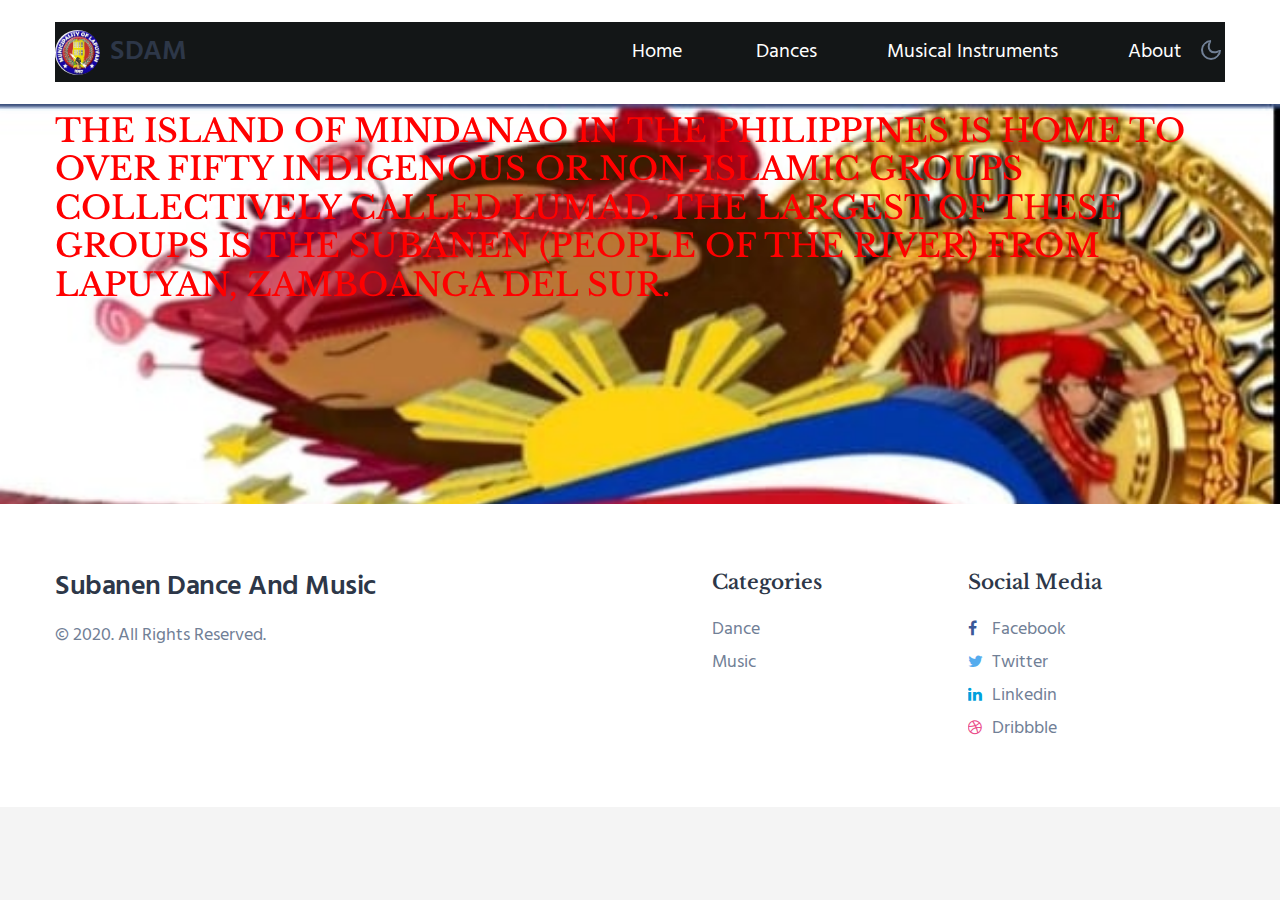
<file: index.html>
<!doctype html>
<html lang="en">
  <head>
    <!-- Required meta tags -->
    <meta charset="utf-8">
    <meta name="viewport" content="width=device-width, initial-scale=1, shrink-to-fit=no">

    <title>SDAM</title>

    <link href="//fonts.googleapis.com/css2?family=Hind:wght@300;400;500;600&display=swap" rel="stylesheet">
    <link href="//fonts.googleapis.com/css2?family=Libre+Baskerville:wght@400;700&display=swap" rel="stylesheet">

    <!-- Template CSS -->
    <link rel="stylesheet" href="assets/css/style-starter.css">
  </head>
  <body>
<!-- header -->
<header class="w3l-header">
	<div class="container">
	<!--/nav-->
	<nav class="navbar navbar-expand-lg navbar-light fill px-lg-0 py-0 px-sm-3 px-0">
        <a class="navbar-brand" href="">
				<span class="logo"></span> SDAM</a>
			<!-- if logo is image enable this   
						<a class="navbar-brand" href="#index.html">
							<img src="image-path" alt="Your logo" title="Your logo" style="height:35px;" />
						</a> -->

			
			<button class="navbar-toggler collapsed" type="button" data-toggle="collapse"
				data-target="#navbarSupportedContent" aria-controls="navbarSupportedContent" aria-expanded="false"
				aria-label="Toggle navigation">
				<!-- <span class="navbar-toggler-icon"></span> -->
				<span class="fa icon-expand fa-bars"></span>
				<span class="fa icon-close fa-times"></span>
			</button>

			<div class="collapse navbar-collapse" id="navbarSupportedContent">
				<nav class="mx-auto">
					
				</nav>
                <nav>
                    <ul>
                        <li class="nav-item active"><a href="index.html">Home</a></li>
                        <li><a href="dance.html">Dances</a>
                        <!--Fridt Tier Drop Down-->
                        <ul>
                            <li><a href="buklog.html">Tradition</a></li>
                            <li><a href="buklog.html"></a></li>
							<div class="home-content__video">
                    <a class="video-link" href="https://www.youtube.com/watch?v=zJ0ZwVniYSg&t=11s" data-lity>
                        <span class="video-icon"></span>
                        <li><span <a href="video-text">Buklog</a></span></li>
                    </a>
				 </div>
                            <li><a href="dance.html"></a></li>
							<div class="home-content__video">
                    <a class="video-link" href="https://www.youtube.com/watch?v=xkCrdiYAxQo&t=8s" data-lity>
                        <span class="video-icon"></span>
                        <li><span <a href="video-text">Shot</a></span></li>
                    </a>
				 </div>
                            <li><a href="dance.html"></a></li>
							<li><a href="dance.html"></a></li>
							<div class="home-content__video">
                    <a class="video-link" href="https://www.youtube.com/watch?v=8Go92mBapaU" data-lity>
                        <span class="video-icon"></span>
                        <li><span <a href="video-text">Dayaw</a></span></li>
                    </a>
				 </div>
							
                            <li><a href="dance.html"></a></li>
							<li><a href="dance.html"></a></li>
							<div class="home-content__video">
                    <a class="video-link" href="https://www.youtube.com/watch?v=zhqDdRkydtg" data-lity>
                        <span class="video-icon"></span>
                        <li><span <a href="video-text">Sabay</a></span></li>
                    </a>
				 </div>
                            
							<li><a href="dance.html"></a></li>
							<li><a href="dance.html"></a></li>
							<div class="home-content__video">
                    <a class="video-link" href="https://www.youtube.com/watch?v=ZwG4IwFyUVY" data-lity>
                        <span class="video-icon"></span>
                        <li><span <a href="video-text">Shelayan</a></span></li>
                    </a>
				 </div>
                            
							<li><a href="dance.html"></a></li>
							<li><a href="dance.html"></a></li>
							<div class="home-content__video">
                    <a class="video-link" href="https://www.youtube.com/watch?v=YgyDSYlbQ4A" data-lity>
                        <span class="video-icon"></span>
                        <li><span <a href="video-text">Agong</a></span></li>
                    </a>
				 </div>
                            
							<li><a href="dance.html"></a></li>
							<li><a href="dance.html"></a></li>
							<div class="home-content__video">
                    <a class="video-link" href="https://www.youtube.com/watch?v=FtrOIGWJoCE" data-lity>
                        <span class="video-icon"></span>
                        <li><span <a href="video-text">Courship</a></span></li>
                    </a>
				 </div>
                           
							<li><a href="dance.html"></a></li>
							<li><a href="dance.html"></a></li>
							<div class="home-content__video">
                    <a class="video-link" href="https://www.youtube.com/watch?v=F0woB5XzWuw" data-lity>
                        <span class="video-icon"></span>
                        <li><span <a href="video-text">Sohten</a></span></li>
                    </a>
				 </div>
							
                        </ul>
                        <li><a href="music.html">Musical Instruments</a>
                            <!--First Tier Drop Down-->
                            <ul>  
                                
								<div class="home-content__video">
                    <a class="video-link" href="https://www.youtube.com/watch?v=DMPgh2Fac_U&t=26s" data-lity>
                        <span class="video-icon"></span>
                        <li><span <a href="video-text">Tboli</a></span></li>
                    </a>
				 </div>
                      
								<div class="home-content__video">
                    <a class="video-link" href="https://www.youtube.com/watch?v=8z6-WwGQr9k" data-lity>
                        <span class="video-icon"></span>
                        <li><span <a href="video-text">Subayan</a></span></li>
                    </a>
                </div>
				
                                
								<div class="home-content__video">
                    <a class="video-link" href="https://www.youtube.com/watch?v=G3PCLOgq6PM" data-lity>
                        <span class="video-icon"></span>
                        <li><span <a href="video-text">Tabubu</a></span></li>
                    </a>
                </div>
                               
								<div class="home-content__video">
                    <a class="video-link" href="https://www.youtube.com/watch?v=gpxB38NHsgQ" data-lity>
                        <span class="video-icon"></span>
                        <li><span <a href="video-text">Gukom</a></span></li>
                    </a>
                </div>
				
                                
								<div class="home-content__video">
                    <a class="video-link" href="https://www.youtube.com/watch?v=YJctLpor7Vg" data-lity>
                        <span class="video-icon"></span>
                        <li><span <a href="video-text">Ginindingan</a></span></li>
                    </a>
                </div>
				
                                
								<div class="home-content__video">
                    <a class="video-link" href="https://www.youtube.com/watch?v=Czh1oqx0Bpw" data-lity>
                        <span class="video-icon"></span>
                        <li><span <a href="video-text">Kulintang</a></span></li>
                    </a>
                </div>
				
                              
								<div class="home-content__video">
                    <a class="video-link" href="https://www.youtube.com/watch?v=uOnIwhuUYgw" data-lity>
                        <span class="video-icon"></span>
                        <li><span<a href="video-text">Agong</a></span></li>
                    </a>
                </div>
                                
								<div class="home-content__video">
                    <a class="video-link" href="https://www.youtube.com/watch?v=FreP8WkdviU" data-lity>
                        <span class="video-icon"></span>
                        <li><span<a href="video-text">Demdem</a></span></li>
                    </a>
                                <li><a href="music.html"></a>
								<div class="home-content__video">
                    <a class="video-link" href="https://www.youtube.com/watch?v=Tob0i39uHGk" data-lity>
                        <span class="video-icon"></span>
                        <li><span<a href="video-text">Semba</a></span></li>
                    </a>
				</div>
				
				 <li><a href="music.html"></a>
								<div class="home-content__video">
                    <a class="video-link" href="https://www.youtube.com/watch?v=4IkmCCgRWU8" data-lity>
                        <span class="video-icon"></span>
                        <li><span<a href="video-text">Gabbang</a></span></li>
                    </a>
                                    
                                </li>
                            </ul>
        
                        </li>
                       
                    </ul>
                </nav>
				<li><a href="about.html">About</a>
			</div>
			<!-- toggle switch for light and dark theme -->
			<div class="mobile-position">
				<nav class="navigation">
					<div class="theme-switch-wrapper">
						<label class="theme-switch" for="checkbox">
							<input type="checkbox" id="checkbox">
							<div class="mode-container">
								<i class="gg-sun"></i>
								<i class="gg-moon"></i>
							</div>
						</label>
					</div>
				</nav>
			</div>
			<!-- //toggle switch for light and dark theme -->
		</div>
	</nav>
	<!--//nav-->
</header>
<!-- //header -->
<!-- /homeblock1-->
    <div class="bg-class1">
        <div class="bg-class">
         
                <!-- //homeblock1-->
            <div class="bg-head">
                <section class="w3l-testimonials" id="testimonials">
                    <!-- main-slider -->
                    <div class="testimonials pt-2 pb-5">
                        <div class="container pb-lg-5">
                            <div class="owl-testimonial owl-carousel owl-theme mb-md-0 mb-sm-5 mb-4">
                                <h2 style="color:red">THE ISLAND OF MINDANAO IN THE PHILIPPINES IS HOME TO OVER FIFTY INDIGENOUS OR NON-ISLAMIC GROUPS COLLECTIVELY CALLED LUMAD. THE LARGEST OF THESE GROUPS IS THE SUBANEN (PEOPLE OF THE RIVER) FROM LAPUYAN, ZAMBOANGA DEL SUR.</h2>
                                       
                                    </div>
                                </div>                  
                            </div>
                        </div>
                    </div>
                    <!-- /main-slider -->
                </section>
            </div>
        </div>
    </div>
   
<!-- footer-28 block -->
<section class="app-footer">
  <footer class="footer-28 py-5">
    <div class="footer-bg-layer">
      <div class="container py-lg-3">
        <div class="row footer-top-28">
          <div class="col-lg-4 footer-list-28 copy-right mb-lg-0 mb-sm-5 mt-sm-0 mt-4">
            <a class="navbar-brand mb-3" href="index.html">
              <span>Subanen Dance And Music</span></a>
            <p class="copy-footer-28"> © 2020. All Rights Reserved. </p>
           
          </div>
          <div class="col-lg-8 row">
            <div class="col-sm-4 col-6 footer-list-28">
               
              </div>
            <div class="col-sm-4 col-6 footer-list-28">
              <h6 class="footer-title-28">Categories</h6>
              <ul>
                <li><a href="dance.html">Dance</a></li>
                <li><a href="music.html">Music</a></li>
              </ul>
            </div>
            <div class="col-sm-4 col-6 footer-list-28 mt-sm-0 mt-4">
              <h6 class="footer-title-28">Social Media</h6>
              <ul class="social-icons">
                <li class="facebook">
                  <a href="#facebook"><span class="fa fa-facebook"></span> Facebook</a></li>
                <li class="twitter"> <a href="#twitter"><span class="fa fa-twitter"></span> Twitter</a></li>
                <li class="linkedin"> <a href="#linkedin"><span class="fa fa-linkedin"></span> Linkedin</a></li>
                <li class="dribbble"><a href="#dribbble"><span class="fa fa-dribbble"></span> Dribbble</a></li>
              </ul>

            </div>
          </div>
        </div>
      </div>
    </div>
    </div>
  </footer>

  <!-- move top -->
  <button onclick="topFunction()" id="movetop" title="Go to top">
    <span class="fa fa-angle-up"></span>
  </button>
  <script>
    // When the user scrolls down 20px from the top of the document, show the button
    window.onscroll = function () {
      scrollFunction()
    };

    function scrollFunction() {
      if (document.body.scrollTop > 20 || document.documentElement.scrollTop > 20) {
        document.getElementById("movetop").style.display = "block";
      } else {
        document.getElementById("movetop").style.display = "none";
      }
    }

    // When the user clicks on the button, scroll to the top of the document
    function topFunction() {
      document.body.scrollTop = 0;
      document.documentElement.scrollTop = 0;
    }
  </script>
  <!-- /move top -->
</section>
<!-- //footer-28 block -->

<!-- disable body scroll which navbar is in active -->
<script>
  $(function () {
    $('.navbar-toggler').click(function () {
      $('body').toggleClass('noscroll');
    })
  });
</script>
<!-- disable body scroll which navbar is in active -->

<!-- Template JavaScript -->
<script src="assets/js/jquery-3.3.1.min.js"></script>

<!-- theme changer js -->
<script src="assets/js/theme-change.js"></script>
<!-- //theme changer js -->

<!-- courses owlcarousel -->
<script src="assets/js/owl.carousel.js"></script>

<!-- script for testimonials -->
<script>
  $(document).ready(function () {
    $('.owl-testimonial').owlCarousel({
      loop: true,
      margin: 0,
      nav: true,
      responsiveClass: true,
      autoplay: false,
      autoplayTimeout: 5000,
      autoplaySpeed: 1000,
      autoplayHoverPause: false,
      responsive: {
        0: {
          items: 1,
          nav: false
        },
        480: {
          items: 1,
          nav: false
        },
        667: {
          items: 1,
          nav: true
        },
        1000: {
          items: 1,
          nav: true
        }
      }
    })
  })
</script>
<!-- //script for testimonials -->

<!-- bootstrap -->
<script src="assets/js/bootstrap.min.js"></script>

</body>

</html>
</file>
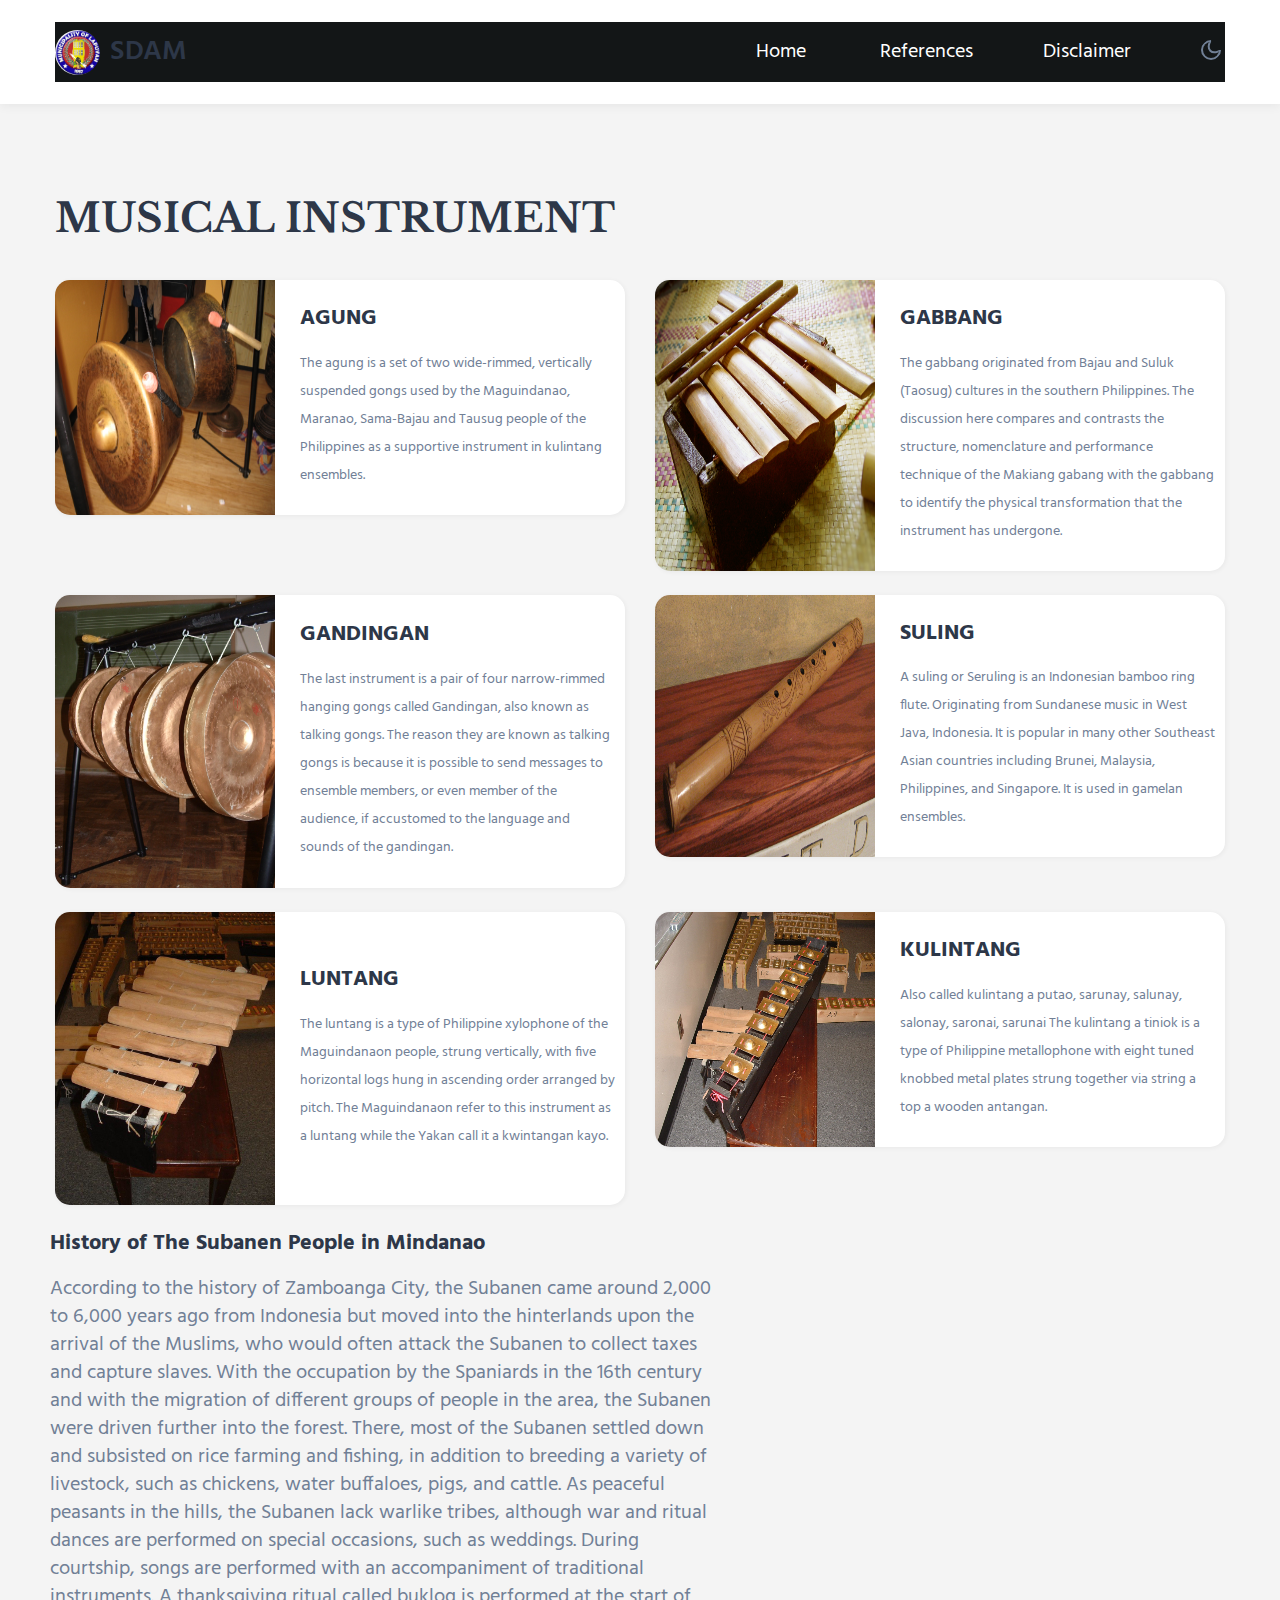
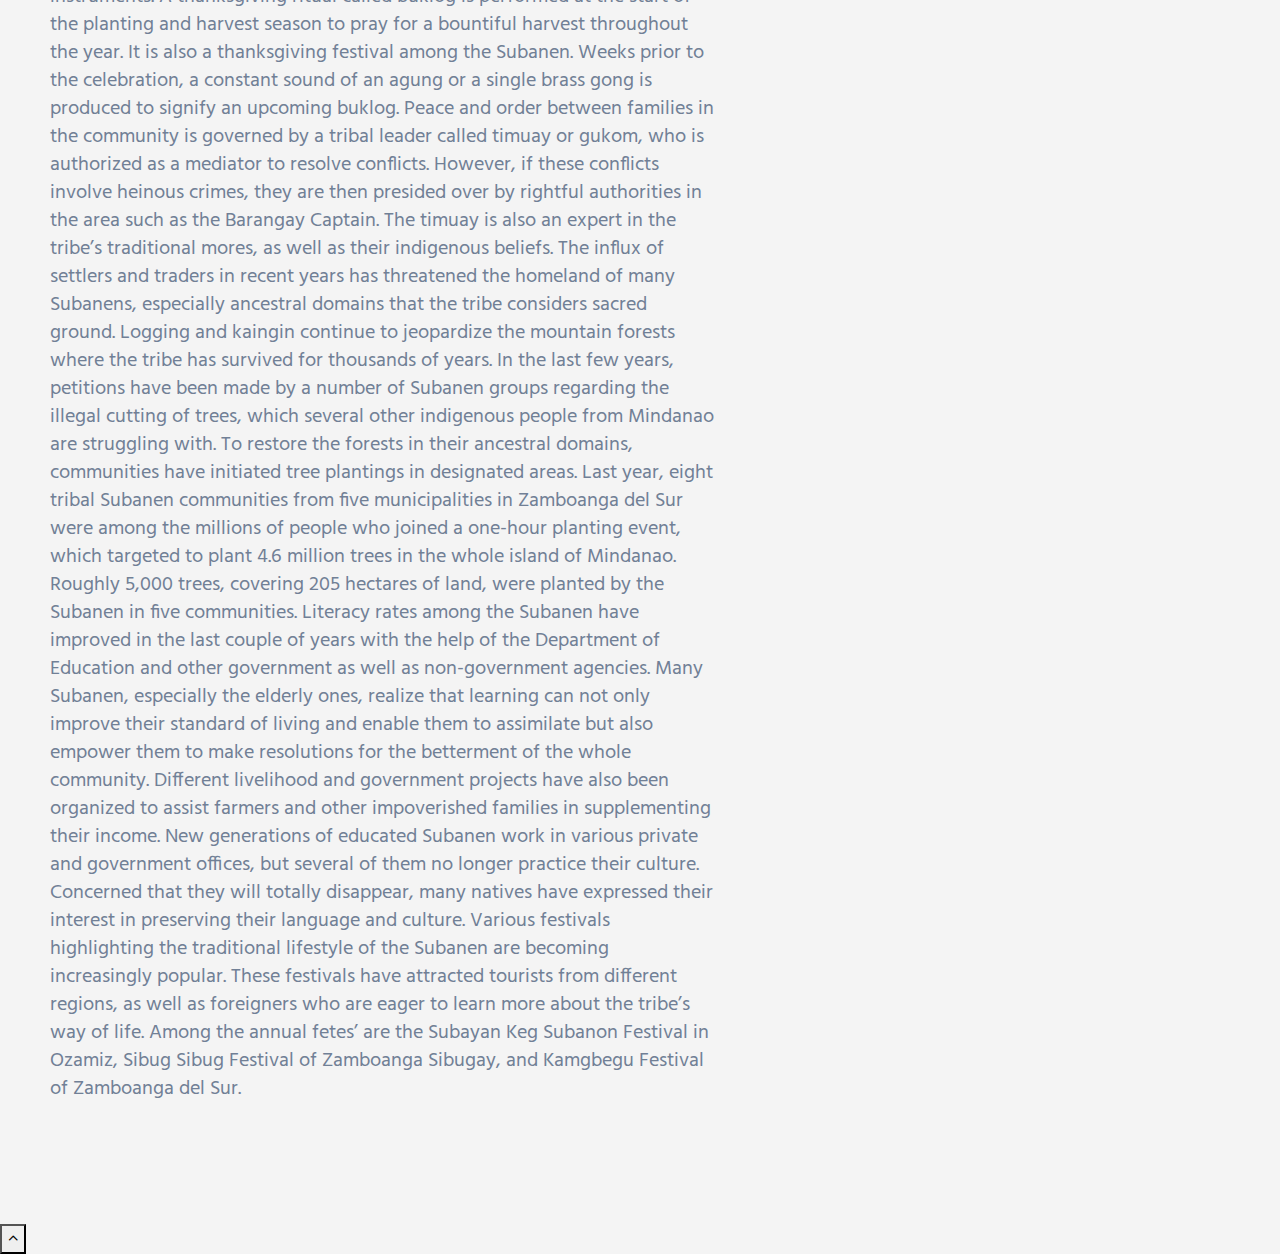
<file: about.html>
<!doctype html>
<html lang="en">
  <head>
    <!-- Required meta tags -->
    <meta charset="utf-8">
    <meta name="viewport" content="width=device-width, initial-scale=1, shrink-to-fit=no">

    <title>SDAM </title>

    <link href="//fonts.googleapis.com/css2?family=Hind:wght@300;400;500;600&display=swap" rel="stylesheet">
    <link href="//fonts.googleapis.com/css2?family=Libre+Baskerville:wght@400;700&display=swap" rel="stylesheet">

    <!-- Template CSS -->
    <link rel="stylesheet" href="assets/css/style-starter.css">
  </head>
  <body>
<!-- header -->
<header class="w3l-header">
	<div class="container">
	<!--/nav-->
	<nav class="navbar navbar-expand-lg navbar-light fill px-lg-0 py-0 px-sm-3 px-0">
        <a class="navbar-brand" href="">
				<span class="logo"></span> SDAM </a>
			<!-- if logo is image enable this   
						<a class="navbar-brand" href="#index.html">
							<img src="image-path" alt="Your logo" title="Your logo" style="height:35px;" />
						</a> -->

			
			<button class="navbar-toggler collapsed" type="button" data-toggle="collapse"
				data-target="#navbarSupportedContent" aria-controls="navbarSupportedContent" aria-expanded="false"
				aria-label="Toggle navigation">
				<!-- <span class="navbar-toggler-icon"></span> -->
				<span class="fa icon-expand fa-bars"></span>
				<span class="fa icon-close fa-times"></span>
			</button>

			<div class="collapse navbar-collapse" id="navbarSupportedContent">
				<nav class="mx-auto">
					
				</nav>
                <nav>
                    <ul>
                        <li class="nav-item active"><a href="index.html">Home</a></li>
                        <li><a href="references.html">References</a>
                        <li><a href="disclaimer.html">Disclaimer</a>
                           
                        </li>
                       
                    </ul>
                </nav>
			</div>
			<!-- toggle switch for light and dark theme -->
			<div class="mobile-position">
				<nav class="navigation">
					<div class="theme-switch-wrapper">
						<label class="theme-switch" for="checkbox">
							<input type="checkbox" id="checkbox">
							<div class="mode-container">
								<i class="gg-sun"></i>
								<i class="gg-moon"></i>
							</div>
						</label>
					</div>
				</nav>
			</div>
			<!-- //toggle switch for light and dark theme -->
		</div>
	</nav>
	<!--//nav-->
</header>
<!-- //header -->
<!-- /homeblock1-->
    <div class="w3l-homeblock2 w3l-homeblock5 py-5">
        <div class="container py-lg-5 py-md-4">
            <!-- block -->
            <div class="left-right">
                <h3 class="section-title-left mb-sm-4 mb-2" style="font-size: 40px;">MUSICAL INSTRUMENT</h3>
            </div>
            <div class="row">
                <div class="col-lg-6">
                    <div class="bg-clr-white hover-box">
                        <div class="row">
                            <div class="col-sm-5 position-relative">
                                <a href="" class="image-mobile">
                                    <img class="card-img-bottom d-block radius-image-full" src="assets/images/Agung.jpg"
                                        alt="Card image cap">
                                </a>
                            </div>
                            <div class="col-sm-7 card-body blog-details align-self">
                                <a href="" class="blog-desc">AGUNG
                                </a>
                                <p style="font-size: 14px;">The agung is a set of two wide-rimmed, vertically suspended gongs used by the Maguindanao, Maranao, Sama-Bajau and Tausug people of the Philippines as a supportive instrument in kulintang ensembles. </p>
                                
                            </div>
                        </div>
                    </div>
                </div>
                <div class="col-lg-6 mt-lg-0 mt-4">
                    <div class="bg-clr-white hover-box">
                        <div class="row">
                            <div class="col-sm-5 position-relative">
                                <a href="" class="image-mobile">
                                    <img class="card-img-bottom d-block radius-image-full" src="assets/images/GABBANG.jpg"
                                        alt="Card image cap">
                                </a>
                            </div>
                            <div class="col-sm-7 card-body blog-details align-self">
                                <a href="" class="blog-desc">GABBANG
                                </a>
                                <p style="font-size: 14px;">The gabbang originated from Bajau and Suluk (Taosug) cultures in the southern Philippines. The discussion here compares and contrasts the structure, nomenclature and performance technique of the Makiang gabang with the gabbang to identify the physical transformation that the instrument has undergone.</p>
                            </div>
                        </div>
                    </div>
                </div>
                <div class="col-lg-6 mt-4">
                    <div class="bg-clr-white hover-box">
                        <div class="row">
                            <div class="col-sm-5 position-relative">
                                <a href="" class="image-mobile">
                                    <img class="card-img-bottom d-block radius-image-full" src="assets/images/Gandingan.jpg"
                                        alt="Card image cap">
                                </a>
                            </div>
                            <div class="col-sm-7 card-body blog-details align-self">
                                <a href="" class="blog-desc">GANDINGAN
                                </a>
                                <p style="font-size: 14px;">The last instrument is a pair of four narrow-rimmed hanging gongs called Gandingan, also known as talking gongs. The reason they are known as talking gongs is because it is possible to send messages to ensemble members, or even member of the audience, if accustomed to the language and sounds of the gandingan.</p>
                            </div>
                        </div>
                    </div>
                </div>
				<div class="col-lg-6 mt-4">
                    <div class="bg-clr-white hover-box">
                        <div class="row">
                            <div class="col-sm-5 position-relative">
                                <a href="" class="image-mobile">
                                    <img class="card-img-bottom d-block radius-image-full" src="assets/images/Suling.jpg"
                                        alt="Card image cap">
                                </a>
                            </div>
                            <div class="col-sm-7 card-body blog-details align-self">
                                <a href="" class="blog-desc">SULING
                                </a>
                                <p style="font-size: 14px;">A suling or Seruling is an Indonesian bamboo ring flute. Originating from Sundanese music in West Java, Indonesia. It is popular in many other Southeast Asian countries including Brunei, Malaysia, Philippines, and Singapore. It is used in gamelan ensembles. </p>
                            </div>
                        </div>
                    </div>
                </div>
				<div class="col-lg-6 mt-4">
                    <div class="bg-clr-white hover-box">
                        <div class="row">
                            <div class="col-sm-5 position-relative">
                                <a href="" class="image-mobile">
                                    <img class="card-img-bottom d-block radius-image-full" src="assets/images/LUNTANG.jpeg"
                                        alt="Card image cap">
                                </a>
                            </div>
                           
						   <div class="col-sm-7 card-body blog-details align-self">
                                <a href="" class="blog-desc">LUNTANG
                                </a>
                                <p style="font-size: 14px;">The luntang is a type of Philippine xylophone of the Maguindanaon people, strung vertically, with five horizontal logs hung in ascending order arranged by pitch. The Maguindanaon refer to this instrument as a luntang while the Yakan call it a kwintangan kayo.</p>
                            </div>
                        </div>
                    </div>
                </div>
				<div class="col-lg-6 mt-4">
                    <div class="bg-clr-white hover-box">
                        <div class="row">
                            <div class="col-sm-5 position-relative">
                                <a href="" class="image-mobile">
                                    <img class="card-img-bottom d-block radius-image-full" src="assets/images/KULINTANG.jpg"
                                        alt="Card image cap">
                                </a>
                            </div>
				
				<div class="col-sm-7 card-body blog-details align-self">
                                <a href="" class="blog-desc">KULINTANG
                                </a>
                                <p style="font-size: 14px;">Also called kulintang a putao, sarunay, salunay, salonay, saronai, sarunai The kulintang a tiniok is a type of Philippine metallophone with eight tuned knobbed metal plates strung together via string a top a wooden antangan.</p>
                            </div>
                        </div>
                    </div>
                </div>
				
				<div class="col-sm-7 card-body blog-details align-self">
                                <a href="" class="blog-desc">History of The Subanen People in Mindanao
                                </a>
                                <p style="font-size: 20px;">According to the history of Zamboanga City, the Subanen came around 2,000 to 6,000 years ago from Indonesia but moved into the hinterlands upon the arrival of the Muslims, who would often attack the Subanen to collect taxes and capture slaves. With the occupation by the Spaniards in the 16th century and with the migration of different groups of people in the area, the Subanen were driven further into the forest. There, most of the Subanen settled down and subsisted on rice farming and fishing, in addition to breeding a variety of livestock, such as chickens, water buffaloes, pigs, and cattle.

As peaceful peasants in the hills, the Subanen lack warlike tribes, although war and ritual dances are performed on special occasions, such as weddings. During courtship, songs are performed with an accompaniment of traditional instruments. A thanksgiving ritual called buklog is performed at the start of the planting and harvest season to pray for a bountiful harvest throughout the year. It is also a thanksgiving festival among the Subanen. Weeks prior to the celebration, a constant sound of an agung or a single brass gong is produced to signify an upcoming buklog. 

Peace and order between families in the community is governed by a tribal leader called timuay or gukom, who is authorized as a mediator to resolve conflicts. However, if these conflicts involve heinous crimes, they are then presided over by rightful authorities in the area such as the Barangay Captain. The timuay is also an expert in the tribe’s traditional mores, as well as their indigenous beliefs. The influx of settlers and traders in recent years has threatened the homeland of many Subanens, especially ancestral domains that the tribe considers sacred ground. Logging and kaingin continue to jeopardize the mountain forests where the tribe has survived for thousands of years. 

In the last few years, petitions have been made by a number of Subanen groups regarding the illegal cutting of trees, which several other indigenous people from Mindanao are struggling with. To restore the forests in their ancestral domains, communities have initiated tree plantings in designated areas. Last year, eight tribal Subanen communities from five municipalities in Zamboanga del Sur were among the millions of people who joined a one-hour planting event, which targeted to plant 4.6 million trees in the whole island of Mindanao. Roughly 5,000 trees, covering 205 hectares of land, were planted by the Subanen in five communities. 

Literacy rates among the Subanen have improved in the last couple of years with the help of the Department of Education and other government as well as non-government agencies. Many Subanen, especially the elderly ones, realize that learning can not only improve their standard of living and enable them to assimilate but also empower them to make resolutions for the betterment of the whole community. Different livelihood and government projects have also been organized to assist farmers and other impoverished families in supplementing their income. 

New generations of educated Subanen work in various private and government offices, but several of them no longer practice their culture. Concerned that they will totally disappear, many natives have expressed their interest in preserving their language and culture. Various festivals highlighting the traditional lifestyle of the Subanen are becoming increasingly popular. These festivals have attracted tourists from different regions, as well as foreigners who are eager to learn more about the tribe’s way of life. Among the annual fetes’ are the Subayan Keg Subanon Festival in Ozamiz, Sibug Sibug Festival of Zamboanga Sibugay, and Kamgbegu Festival of Zamboanga del Sur.</p>
                            </div>
                        </div>
                    </div>
                </div>



  <!-- move top -->
  <button onclick="topFunction()" id="movetop" title="Go to top">
    <span class="fa fa-angle-up"></span>
  </button>
  <script>
    // When the user scrolls down 20px from the top of the document, show the button
    window.onscroll = function () {
      scrollFunction()
    };

    function scrollFunction() {
      if (document.body.scrollTop > 20 || document.documentElement.scrollTop > 20) {
        document.getElementById("movetop").style.display = "block";
      } else {
        document.getElementById("movetop").style.display = "none";
      }
    }

    // When the user clicks on the button, scroll to the top of the document
    function topFunction() {
      document.body.scrollTop = 0;
      document.documentElement.scrollTop = 0;
    }
  </script>
  <!-- /move top -->
</section>
<!-- //footer-28 block -->

<!-- disable body scroll which navbar is in active -->
<script>
  $(function () {
    $('.navbar-toggler').click(function () {
      $('body').toggleClass('noscroll');
    })
  });
</script>
<!-- disable body scroll which navbar is in active -->

<!-- Template JavaScript -->
<script src="assets/js/jquery-3.3.1.min.js"></script>

<!-- theme changer js -->
<script src="assets/js/theme-change.js"></script>
<!-- //theme changer js -->

<!-- courses owlcarousel -->
<script src="assets/js/owl.carousel.js"></script>

<!-- script for testimonials -->
<script>
  $(document).ready(function () {
    $('.owl-testimonial').owlCarousel({
      loop: true,
      margin: 0,
      nav: true,
      responsiveClass: true,
      autoplay: false,
      autoplayTimeout: 5000,
      autoplaySpeed: 1000,
      autoplayHoverPause: false,
      responsive: {
        0: {
          items: 1,
          nav: false
        },
        480: {
          items: 1,
          nav: false
        },
        667: {
          items: 1,
          nav: true
        },
        1000: {
          items: 1,
          nav: true
        }
      }
    })
  })
</script>
<!-- //script for testimonials -->

<!-- bootstrap -->
<script src="assets/js/bootstrap.min.js"></script>

</body>

</html>
</file>
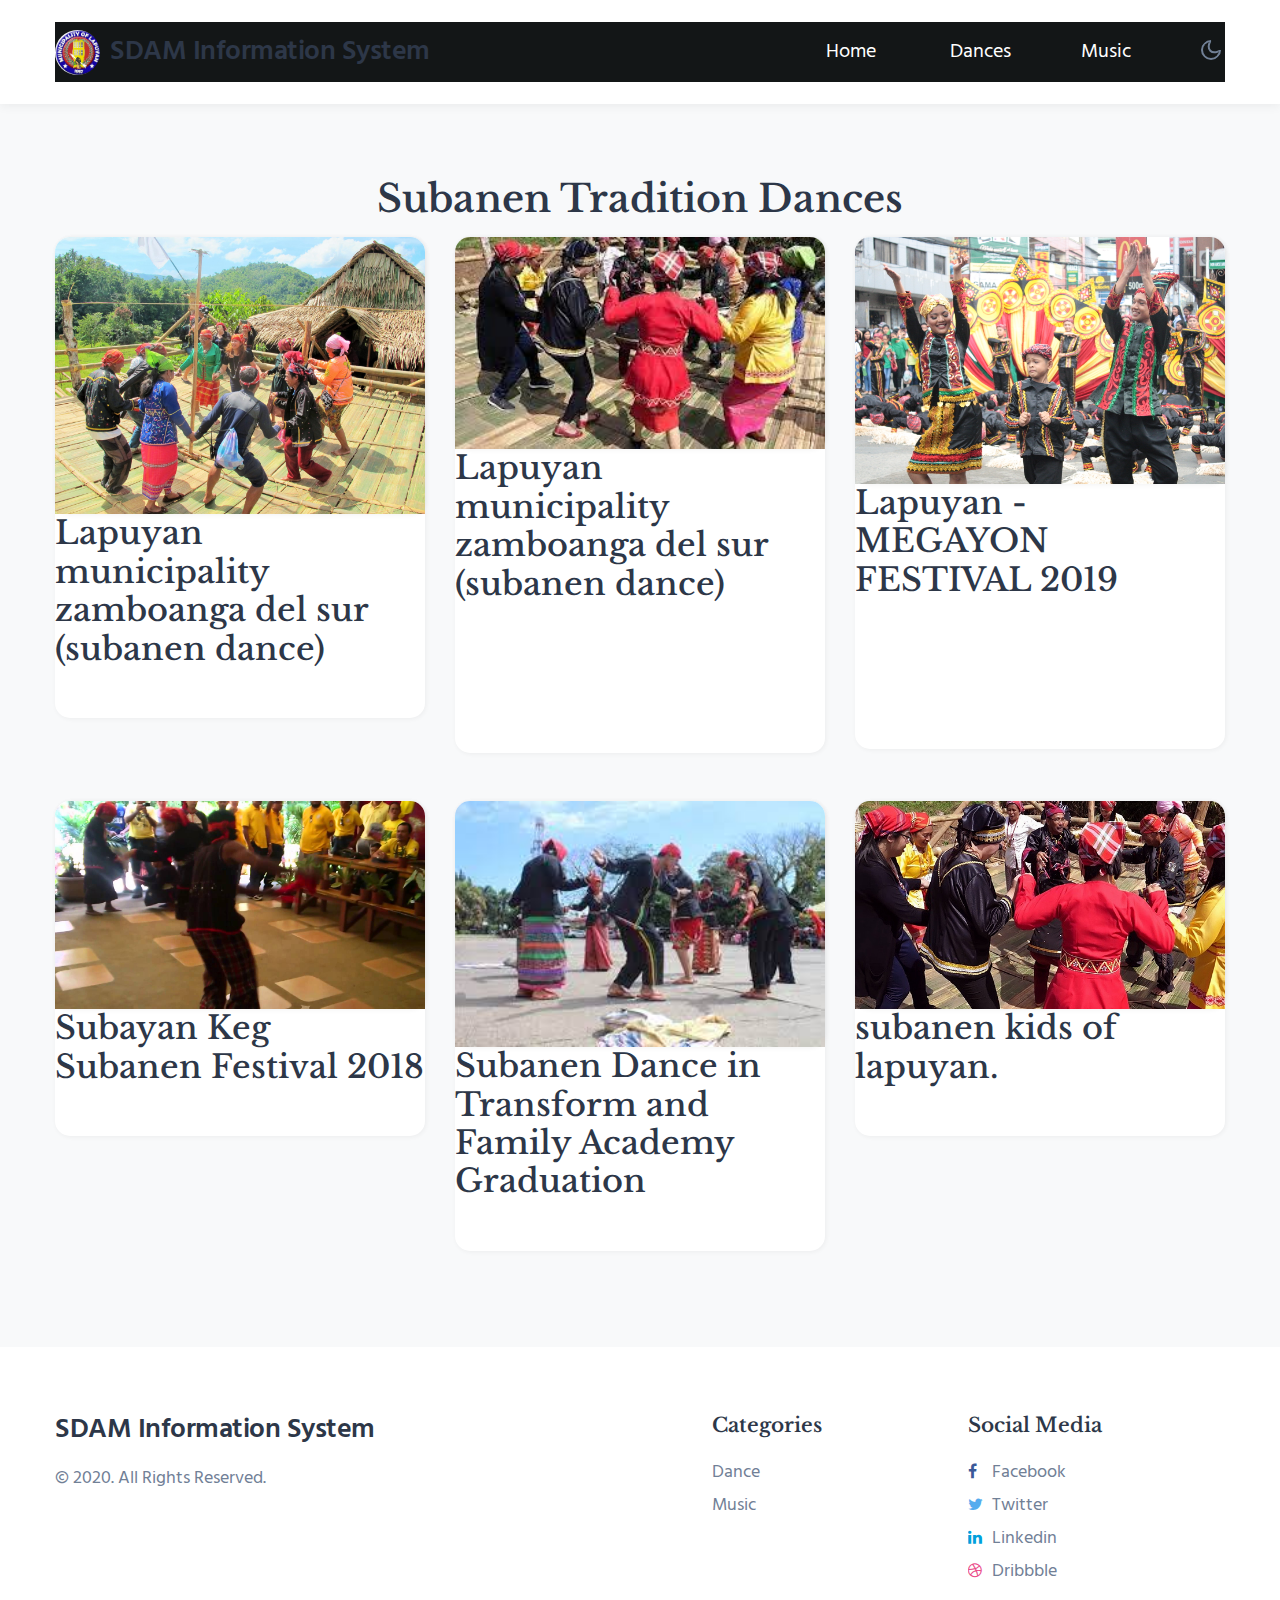
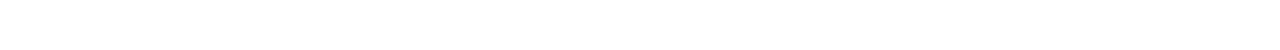
<file: buklog.html>
<!doctype html>
<html lang="en">
  <head>
    <!-- Required meta tags -->
    <meta charset="utf-8">
    <meta name="viewport" content="width=device-width, initial-scale=1, shrink-to-fit=no">

    <title>SDAM Information System</title>

    <link href="//fonts.googleapis.com/css2?family=Hind:wght@300;400;500;600&display=swap" rel="stylesheet">
    <link href="//fonts.googleapis.com/css2?family=Libre+Baskerville:wght@400;700&display=swap" rel="stylesheet">

    <!-- Template CSS -->
    <link rel="stylesheet" href="assets/css/style-starter.css">
  </head>
  <body>
<!-- header -->
<header class="w3l-header">
	<div class="container">
	<!--/nav-->
	<nav class="navbar navbar-expand-lg navbar-light fill px-lg-0 py-0 px-sm-3 px-0">
			<a class="navbar-brand" href="index.html">
				<span class="logo"></span>  SDAM Information System</a>
			<!-- if logo is image enable this   
						<a class="navbar-brand" href="#index.html">
							<img src="image-path" alt="Your logo" title="Your logo" style="height:35px;" />
						</a> -->

			
			<button class="navbar-toggler collapsed" type="button" data-toggle="collapse"
				data-target="#navbarSupportedContent" aria-controls="navbarSupportedContent" aria-expanded="false"
				aria-label="Toggle navigation">
				<!-- <span class="navbar-toggler-icon"></span> -->
				<span class="fa icon-expand fa-bars"></span>
				<span class="fa icon-close fa-times"></span>
			</button>

			<div class="collapse navbar-collapse" id="navbarSupportedContent">
				<nav class="mx-auto">
				</nav>
        <nav>
          <ul>
              <li class="nav-item active"><a href="index.html">Home</a></li>
              <li><a href="index.html">Dances</a>
              <li><a href="index.html">Music</a>
               
              </li>
             
          </ul>
      </nav>
			</div>
			<!-- toggle switch for light and dark theme -->
			<div class="mobile-position">
				<nav class="navigation">
					<div class="theme-switch-wrapper">
						<label class="theme-switch" for="checkbox">
							<input type="checkbox" id="checkbox">
							<div class="mode-container">
								<i class="gg-sun"></i>
								<i class="gg-moon"></i>
							</div>
						</label>
					</div>
				</nav>
			</div>
			<!-- //toggle switch for light and dark theme -->
		</div>
	</nav>
	<!--//nav-->
</header>
<!-- //header -->
<div class="w3l-homeblock2 py-5">
    <div class="container pt-md-4 pb-md-5">
        <!-- block -->
        <h3 class="category-title mb-3" style="text-align: center;"> Subanen Tradition Dances</h3>
        <div class="row">
            <div class="col-lg-4 col-md-6 item">
                <div class="card">
                    <div class="card-header p-0 position-relative">
                        <a href="">
                            <img class="card-img-bottom d-block radius-image-full" src="assets/images/t1.jpg"
                                alt="Card image cap">
                        </a>
                    </div>
					<div class="home-content__video">
                    <a class="video-link" href="https://www.youtube.com/watch?v=e-T2Suod5RE" data-lity>
                        <span class="video-icon"></span>
                        <span class="video-text"><h2>Lapuyan municipality zamboanga del sur (subanen dance)</h2></span>
                    </a>
                </div>
				
                    <div class="card-body blog-details">
                    </div>
                </div>
            </div>
            <div class="col-lg-4 col-md-6 mt-md-0 mt-4">
                <div class="card">
                    <div class="card-header p-0 position-relative">
                        <a href="">
                            <img class="card-img-bottom d-block radius-image-full" src="assets/images/buklog.jpg"
                                alt="Card image cap">
                        </a>
                    </div>
					<div class="home-content__video">
                    <a class="video-link" href="https://www.youtube.com/watch?v=jcVC7QNlWlI data-lity>
                        <span class="video-icon"></span>
                        <span class="video-text"><h2>Lapuyan municipality zamboanga del sur (subanen dance)</h2></span>
                    </a>
                </div>
                    <div class="card-body blog-details "style="height:150px;">
                    </div>
                </div>
            </div>
            <div class="col-lg-4 col-md-6 mt-lg-0 mt-4">
                <div class="card">
                    <div class="card-header p-0 position-relative">
                        <a href="">
                            <img class="card-img-bottom d-block radius-image-full" src="assets/images/t3.jpg"
                                alt="Card image cap">
                        </a>
                    </div>
					<div class="home-content__video">
                    <a class="video-link" href="https://www.youtube.com/watch?v=dn_fW74eWT4" data-lity>
                        <span class="video-icon"></span>
                        <span class="video-text"><h2>Lapuyan - MEGAYON FESTIVAL 2019</h2></span>
                    </a>
                </div>
                    <div class="card-body blog-details" style="height:150px;"> 
                    </div>
                </div>
            </div>
            <div class="col-lg-4 col-md-6 mt-lg-5 mt-4">
                <div class="card">
                    <div class="card-header p-0 position-relative">
                        <a href="">
                            <img class="card-img-bottom d-block radius-image-full" src="assets/images/t4.jpg"
                                alt="Card image cap">
                        </a>
					</div>
					<div class="home-content__video">
                    <a class="video-link" href="https://www.youtube.com/watch?v=Cf5wCoYcKrQ" data-lity>
                        <span class="video-icon"></span>
                        <span class="video-text"><h2>Subayan Keg Subanen Festival 2018</h2></span>
                    </a>
                </div>
                    <div class="card-body blog-details">
                        
                    </div>
                </div>
            </div>
            <div class="col-lg-4 col-md-6 mt-lg-5 mt-4">
                <div class="card">
                    <div class="card-header p-0 position-relative">
                        <a href="">
                            <img class="card-img-bottom d-block radius-image-full" src="assets/images/t5.jpg"
                                alt="Card image cap">
                        </a>
                    </div>
					<div class="home-content__video">
                    <a class="video-link" href="https://www.youtube.com/watch?v=qSnJ-8XgN4Y" data-lity>
                        <span class="video-icon"></span>
                        <span class="video-text"><h2>Subanen Dance in Transform and Family Academy Graduation</h2></span>
                    </a>
                </div>
                    <div class="card-body blog-details">
                    </div>
                </div>
            </div>
            <div class="col-lg-4 col-md-6 mt-lg-5 mt-4">
                <div class="card">
                    <div class="card-header p-0 position-relative">
                        <a href="">
                            <img class="card-img-bottom d-block radius-image-full" src="assets/images/t6.jpg"
                                alt="Card image cap">
                        </a>
                    </div>
					<div class="home-content__video">
                    <a class="video-link" href="https://www.youtube.com/watch?v=nwVWL7dZTOw" data-lity>
                        <span class="video-icon"></span>
                        <span class="video-text"><h2>subanen kids of lapuyan.</h2></span>
                    </a>
                </div>
                    <div class="card-body blog-details">
                       
                    </div>
                </div>
            </div>     
        </div>
    </div>
</div>
<!-- footer-28 block -->
<section class="app-footer">
  <footer class="footer-28 py-5">
    <div class="footer-bg-layer">
      <div class="container py-lg-3">
        <div class="row footer-top-28">
          <div class="col-lg-4 footer-list-28 copy-right mb-lg-0 mb-sm-5 mt-sm-0 mt-4">
            <a class="navbar-brand mb-3" href="index.html">
              <span>SDAM Information System</span></a>
            <p class="copy-footer-28"> © 2020. All Rights Reserved. </p>
          </div>
          <div class="col-lg-8 row">
            <div class="col-sm-4 col-6 footer-list-28">

            </div>
            <div class="col-sm-4 col-6 footer-list-28">
              <h6 class="footer-title-28">Categories</h6>
              <ul>
                <li><a href="dance.html">Dance</a></li>
                <li><a href="music.html">Music</a></li>
              </ul>
            </div>
            <div class="col-sm-4 col-6 footer-list-28 mt-sm-0 mt-4">
              <h6 class="footer-title-28">Social Media</h6>
              <ul class="social-icons">
                <li class="facebook">
                  <a href="#facebook"><span class="fa fa-facebook"></span> Facebook</a></li>
                <li class="twitter"> <a href="#twitter"><span class="fa fa-twitter"></span> Twitter</a></li>
                <li class="linkedin"> <a href="#linkedin"><span class="fa fa-linkedin"></span> Linkedin</a></li>
                <li class="dribbble"><a href="#dribbble"><span class="fa fa-dribbble"></span> Dribbble</a></li>
              </ul>

            </div>
          </div>
        </div>
      </div>
    </div>
    </div>
  </footer>

  <!-- move top -->
  <button onclick="topFunction()" id="movetop" title="Go to top">
    <span class="fa fa-angle-up"></span>
  </button>
  <script>
    // When the user scrolls down 20px from the top of the document, show the button
    window.onscroll = function () {
      scrollFunction()
    };

    function scrollFunction() {
      if (document.body.scrollTop > 20 || document.documentElement.scrollTop > 20) {
        document.getElementById("movetop").style.display = "block";
      } else {
        document.getElementById("movetop").style.display = "none";
      }
    }

    // When the user clicks on the button, scroll to the top of the document
    function topFunction() {
      document.body.scrollTop = 0;
      document.documentElement.scrollTop = 0;
    }
  </script>
  <!-- /move top -->
</section>
<!-- //footer-28 block -->

<!-- disable body scroll which navbar is in active -->
<script>
  $(function () {
    $('.navbar-toggler').click(function () {
      $('body').toggleClass('noscroll');
    })
  });
</script>
<!-- disable body scroll which navbar is in active -->

<!-- Template JavaScript -->
<script src="assets/js/jquery-3.3.1.min.js"></script>

<!-- theme changer js -->
<script src="assets/js/theme-change.js"></script>
<!-- //theme changer js -->

<!-- courses owlcarousel -->
<script src="assets/js/owl.carousel.js"></script>

<!-- script for testimonials -->
<script>
  $(document).ready(function () {
    $('.owl-testimonial').owlCarousel({
      loop: true,
      margin: 0,
      nav: true,
      responsiveClass: true,
      autoplay: false,
      autoplayTimeout: 5000,
      autoplaySpeed: 1000,
      autoplayHoverPause: false,
      responsive: {
        0: {
          items: 1,
          nav: false
        },
        480: {
          items: 1,
          nav: false
        },
        667: {
          items: 1,
          nav: true
        },
        1000: {
          items: 1,
          nav: true
        }
      }
    })
  })
</script>
<!-- //script for testimonials -->

<!-- bootstrap -->
<script src="assets/js/bootstrap.min.js"></script>

</body>

</html>
</file>
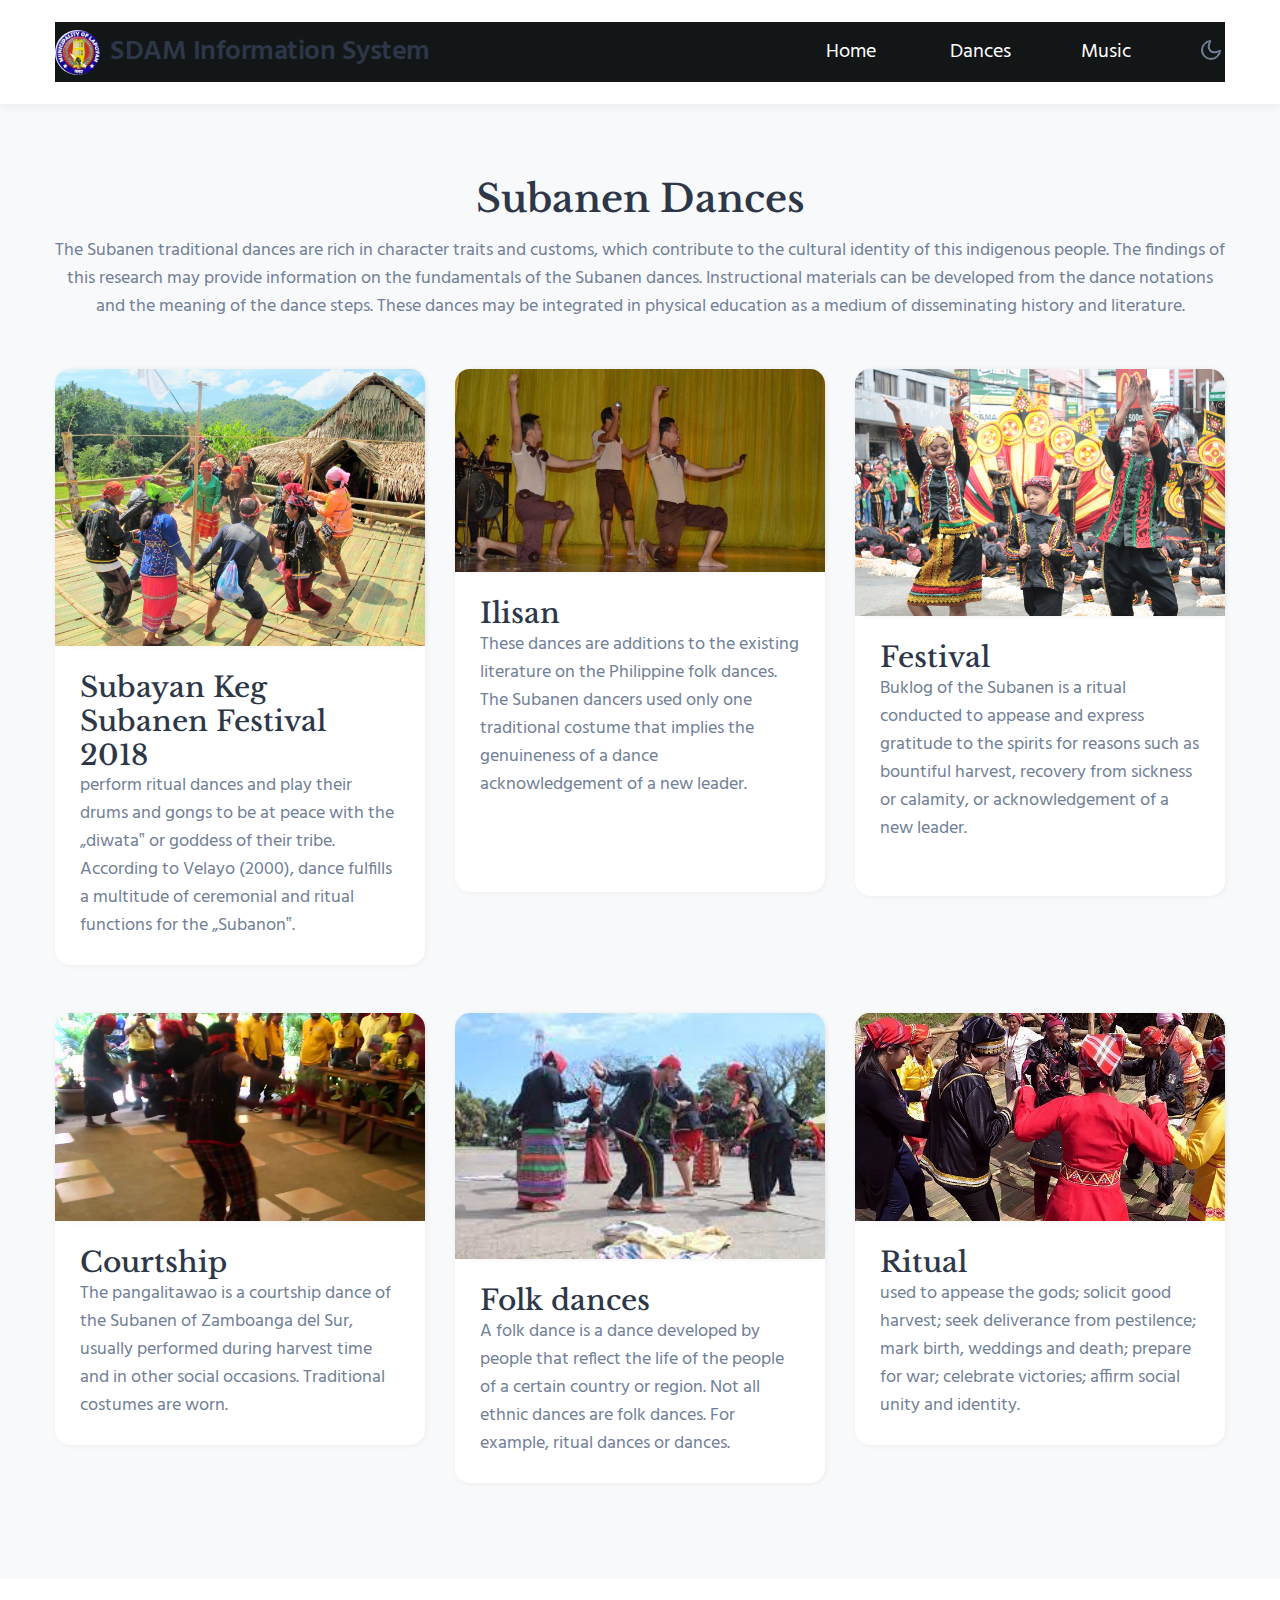
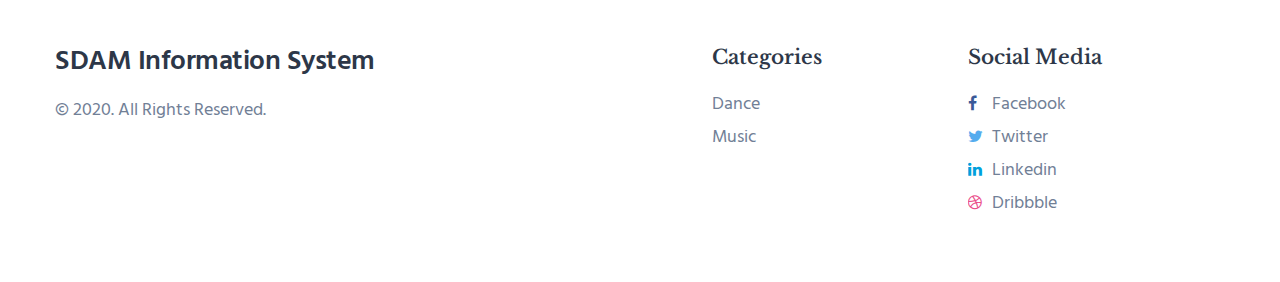
<file: dance.html>
<!doctype html>
<html lang="en">
  <head>
    <!-- Required meta tags -->
    <meta charset="utf-8">
    <meta name="viewport" content="width=device-width, initial-scale=1, shrink-to-fit=no">

    <title>SDAM Information System</title>

    <link href="//fonts.googleapis.com/css2?family=Hind:wght@300;400;500;600&display=swap" rel="stylesheet">
    <link href="//fonts.googleapis.com/css2?family=Libre+Baskerville:wght@400;700&display=swap" rel="stylesheet">

    <!-- Template CSS -->
    <link rel="stylesheet" href="assets/css/style-starter.css">
  </head>
  <body>
<!-- header -->
<header class="w3l-header">
	<div class="container">
	<!--/nav-->
	<nav class="navbar navbar-expand-lg navbar-light fill px-lg-0 py-0 px-sm-3 px-0">
			<a class="navbar-brand" href="index.html">
				<span class="logo"></span>  SDAM Information System</a>
			<!-- if logo is image enable this   
						<a class="navbar-brand" href="#index.html">
							<img src="image-path" alt="Your logo" title="Your logo" style="height:35px;" />
						</a> -->

			
			<button class="navbar-toggler collapsed" type="button" data-toggle="collapse"
				data-target="#navbarSupportedContent" aria-controls="navbarSupportedContent" aria-expanded="false"
				aria-label="Toggle navigation">
				<!-- <span class="navbar-toggler-icon"></span> -->
				<span class="fa icon-expand fa-bars"></span>
				<span class="fa icon-close fa-times"></span>
			</button>

			<div class="collapse navbar-collapse" id="navbarSupportedContent">
				<nav class="mx-auto">
				</nav>
        <nav>
          <ul>
              <li class="nav-item active"><a href="index.html">Home</a></li>
              <li><a href="index.html">Dances</a>
              <li><a href="index.html">Music</a>
                  

              </li>
             
          </ul>
      </nav>
			</div>
			<!-- toggle switch for light and dark theme -->
			<div class="mobile-position">
				<nav class="navigation">
					<div class="theme-switch-wrapper">
						<label class="theme-switch" for="checkbox">
							<input type="checkbox" id="checkbox">
							<div class="mode-container">
								<i class="gg-sun"></i>
								<i class="gg-moon"></i>
							</div>
						</label>
					</div>
				</nav>
			</div>
			<!-- //toggle switch for light and dark theme -->
		</div>
	</nav>
	<!--//nav-->
</header>
<!-- //header -->
<div class="w3l-homeblock2 py-5">
    <div class="container pt-md-4 pb-md-5">
        <!-- block -->
        <h3 class="category-title mb-3" style="text-align: center;"> Subanen Dances</h3>
        <p class="mb-sm-5 mb-4" style="text-align: center;">The Subanen traditional dances are rich in character traits and customs, which contribute to the cultural identity of this indigenous people. The findings of this research may provide information on the fundamentals of the Subanen dances. Instructional materials can be developed from the dance notations and the meaning of the dance steps. These dances may be integrated in physical education as a medium of disseminating history and literature.</p>
        <div class="row">
            <div class="col-lg-4 col-md-6 item">
                <div class="card">
                    <div class="card-header p-0 position-relative">
                        <a href="">
                            <img class="card-img-bottom d-block radius-image-full" src="assets/images/t1.jpg"
                                alt="Card image cap">
                        </a>
                    </div>
                    <div class="card-body blog-details">
                        <h3>Subayan Keg Subanen Festival 2018</h3>
                        <p>
                          perform ritual dances and play their drums and gongs to be at peace with the „diwata‟ or goddess of their tribe. According to Velayo (2000), dance fulfills a multitude of ceremonial and ritual functions for the „Subanon‟.
                         </p>
                       
                    </div>
                </div>
            </div>
            <div class="col-lg-4 col-md-6 mt-md-0 mt-4">
                <div class="card">
                    <div class="card-header p-0 position-relative">
                        <a href="">
                            <img class="card-img-bottom d-block radius-image-full" src="assets/images/t2.jpg"
                                alt="Card image cap">
                        </a>
                    </div>
                    <div class="card-body blog-details "style="height:320px;">
                        <h3>Ilisan</h3>
                        <p>
                          These dances are additions to the existing
                          literature on the Philippine folk dances. The Subanen dancers used only
                          one traditional costume that implies the genuineness of a dance acknowledgement of a new leader.
                        </p>
                        
                    </div>
                </div>
            </div>
            <div class="col-lg-4 col-md-6 mt-lg-0 mt-4">
                <div class="card">
                    <div class="card-header p-0 position-relative">
                        <a href="">
                            <img class="card-img-bottom d-block radius-image-full" src="assets/images/t3.jpg"
                                alt="Card image cap">
                        </a>
                    </div>
                    <div class="card-body blog-details" style="height:280px;">
                        <h3>Festival</h3>
                        <p>
                          Buklog of the Subanen is a ritual conducted to appease and express gratitude to the spirits for reasons such as bountiful harvest, recovery from sickness or calamity, or acknowledgement of a new leader.
                        </p>
                    
                    </div>
                </div>
            </div>
            <div class="col-lg-4 col-md-6 mt-lg-5 mt-4">
                <div class="card">
                    <div class="card-header p-0 position-relative">
                        <a href="">
                            <img class="card-img-bottom d-block radius-image-full" src="assets/images/t4.jpg"
                                alt="Card image cap">
                        </a>
                    </div>
                    <div class="card-body blog-details">
                        <h3>Courtship</h3>
                        <p>
                          The pangalitawao is a courtship dance of the Subanen of Zamboanga del Sur, usually performed during harvest time and in other social occasions. Traditional costumes are worn.
                        </p>
                        
                    </div>
                </div>
            </div>
            <div class="col-lg-4 col-md-6 mt-lg-5 mt-4">
                <div class="card">
                    <div class="card-header p-0 position-relative">
                        <a href="">
                            <img class="card-img-bottom d-block radius-image-full" src="assets/images/t5.jpg"
                                alt="Card image cap">
                        </a>
                    </div>
                    <div class="card-body blog-details">
                        <h3>Folk dances</h3>
                        <p>
                          A folk dance is a dance developed by people that reflect the life of the people of a certain country or region. Not all ethnic dances are folk dances. For example, ritual dances or dances.
                        </p>
                       
                    </div>
                </div>
            </div>
            <div class="col-lg-4 col-md-6 mt-lg-5 mt-4">
                <div class="card">
                    <div class="card-header p-0 position-relative">
                        <a href="">
                            <img class="card-img-bottom d-block radius-image-full" src="assets/images/t6.jpg"
                                alt="Card image cap">
                        </a>
                    </div>
                    <div class="card-body blog-details">
                       <h3>Ritual</h3>
                        <p>used to appease the gods; solicit good harvest; seek deliverance from pestilence; mark birth, weddings and death; prepare for war; celebrate victories; affirm social unity and identity.
                          </p>
                       
                    </div>
                </div>
            </div>     
        </div>
    </div>
</div>
<!-- footer-28 block -->
<section class="app-footer">
  <footer class="footer-28 py-5">
    <div class="footer-bg-layer">
      <div class="container py-lg-3">
        <div class="row footer-top-28">
          <div class="col-lg-4 footer-list-28 copy-right mb-lg-0 mb-sm-5 mt-sm-0 mt-4">
            <a class="navbar-brand mb-3" href="index.html">
              <span>SDAM Information System</span></a>
            <p class="copy-footer-28"> © 2020. All Rights Reserved. </p>
          </div>
          <div class="col-lg-8 row">
            <div class="col-sm-4 col-6 footer-list-28">

            </div>
            <div class="col-sm-4 col-6 footer-list-28">
              <h6 class="footer-title-28">Categories</h6>
              <ul>
                <li><a href="dance.html">Dance</a></li>
                <li><a href="music.html">Music</a></li>
              </ul>
            </div>
            <div class="col-sm-4 col-6 footer-list-28 mt-sm-0 mt-4">
              <h6 class="footer-title-28">Social Media</h6>
              <ul class="social-icons">
                <li class="facebook">
                  <a href="#facebook"><span class="fa fa-facebook"></span> Facebook</a></li>
                <li class="twitter"> <a href="#twitter"><span class="fa fa-twitter"></span> Twitter</a></li>
                <li class="linkedin"> <a href="#linkedin"><span class="fa fa-linkedin"></span> Linkedin</a></li>
                <li class="dribbble"><a href="#dribbble"><span class="fa fa-dribbble"></span> Dribbble</a></li>
              </ul>

            </div>
          </div>
        </div>
      </div>
    </div>
    </div>
  </footer>

  <!-- move top -->
  <button onclick="topFunction()" id="movetop" title="Go to top">
    <span class="fa fa-angle-up"></span>
  </button>
  <script>
    // When the user scrolls down 20px from the top of the document, show the button
    window.onscroll = function () {
      scrollFunction()
    };

    function scrollFunction() {
      if (document.body.scrollTop > 20 || document.documentElement.scrollTop > 20) {
        document.getElementById("movetop").style.display = "block";
      } else {
        document.getElementById("movetop").style.display = "none";
      }
    }

    // When the user clicks on the button, scroll to the top of the document
    function topFunction() {
      document.body.scrollTop = 0;
      document.documentElement.scrollTop = 0;
    }
  </script>
  <!-- /move top -->
</section>
<!-- //footer-28 block -->

<!-- disable body scroll which navbar is in active -->
<script>
  $(function () {
    $('.navbar-toggler').click(function () {
      $('body').toggleClass('noscroll');
    })
  });
</script>
<!-- disable body scroll which navbar is in active -->

<!-- Template JavaScript -->
<script src="assets/js/jquery-3.3.1.min.js"></script>

<!-- theme changer js -->
<script src="assets/js/theme-change.js"></script>
<!-- //theme changer js -->

<!-- courses owlcarousel -->
<script src="assets/js/owl.carousel.js"></script>

<!-- script for testimonials -->
<script>
  $(document).ready(function () {
    $('.owl-testimonial').owlCarousel({
      loop: true,
      margin: 0,
      nav: true,
      responsiveClass: true,
      autoplay: false,
      autoplayTimeout: 5000,
      autoplaySpeed: 1000,
      autoplayHoverPause: false,
      responsive: {
        0: {
          items: 1,
          nav: false
        },
        480: {
          items: 1,
          nav: false
        },
        667: {
          items: 1,
          nav: true
        },
        1000: {
          items: 1,
          nav: true
        }
      }
    })
  })
</script>
<!-- //script for testimonials -->

<!-- bootstrap -->
<script src="assets/js/bootstrap.min.js"></script>

</body>

</html>
</file>
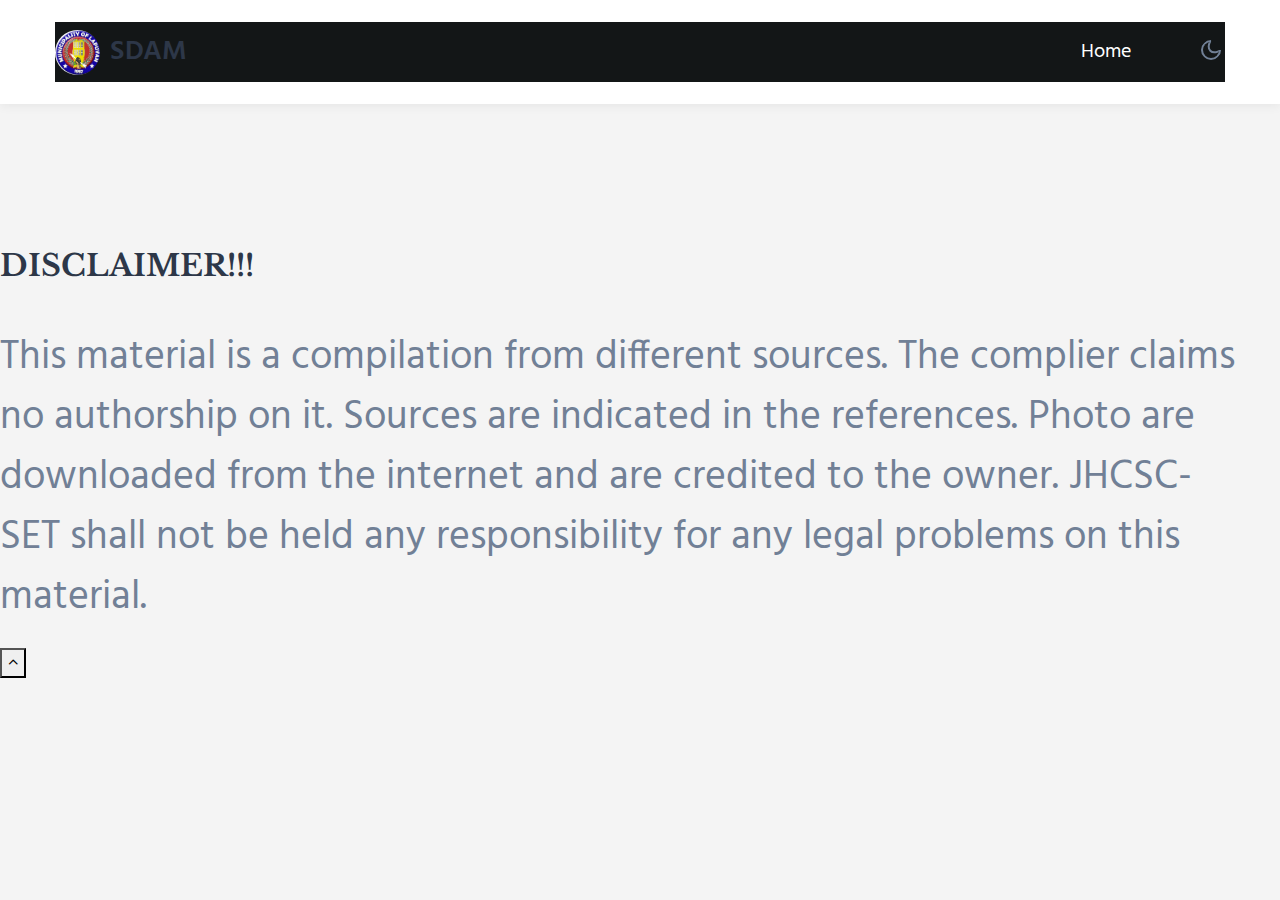
<file: disclaimer.html>
<!doctype html>
<html lang="en">
  <head>
    <!-- Required meta tags -->
    <meta charset="utf-8">
    <meta name="viewport" content="width=device-width, initial-scale=1, shrink-to-fit=no">

    <title>SDAM </title>

    <link href="//fonts.googleapis.com/css2?family=Hind:wght@300;400;500;600&display=swap" rel="stylesheet">
    <link href="//fonts.googleapis.com/css2?family=Libre+Baskerville:wght@400;700&display=swap" rel="stylesheet">

    <!-- Template CSS -->
    <link rel="stylesheet" href="assets/css/style-starter.css">
  </head>
  <body>
<!-- header -->
<header class="w3l-header">
	<div class="container">
	<!--/nav-->
	<nav class="navbar navbar-expand-lg navbar-light fill px-lg-0 py-0 px-sm-3 px-0">
        <a class="navbar-brand" href="">
				<span class="logo"></span> SDAM </a>
			<!-- if logo is image enable this   
						<a class="navbar-brand" href="#index.html">
							<img src="image-path" alt="Your logo" title="Your logo" style="height:35px;" />
						</a> -->

			
			<button class="navbar-toggler collapsed" type="button" data-toggle="collapse"
				data-target="#navbarSupportedContent" aria-controls="navbarSupportedContent" aria-expanded="false"
				aria-label="Toggle navigation">
				<!-- <span class="navbar-toggler-icon"></span> -->
				<span class="fa icon-expand fa-bars"></span>
				<span class="fa icon-close fa-times"></span>
			</button>

			<div class="collapse navbar-collapse" id="navbarSupportedContent">
				<nav class="mx-auto">
					
				</nav>
                <nav>
                    <ul>
                        <li class="nav-item active"><a href="index.html">Home</a></li>
                           
                        </li>
                       
                    </ul>
                </nav>
			</div>
			<!-- toggle switch for light and dark theme -->
			<div class="mobile-position">
				<nav class="navigation">
					<div class="theme-switch-wrapper">
						<label class="theme-switch" for="checkbox">
							<input type="checkbox" id="checkbox">
							<div class="mode-container">
								<i class="gg-sun"></i>
								<i class="gg-moon"></i>
							</div>
						</label>
					</div>
				</nav>
			</div>
			<!-- //toggle switch for light and dark theme -->
		</div>
	</nav>
	<!--//nav-->
</header>
<!-- //header -->
<!-- /homeblock1-->
    <div class="w3l-homeblock2 w3l-homeblock5 py-5">
        <div class="container py-lg-5 py-md-4">
            <!-- block -->
			</div>
			 <div class="left-right">
                <h1 class="section-title-left mb-sm-4 mb-2" style="font-size: 30px;">DISCLAIMER!!!</h1>
            </div>
           
			<div class="left-right">
                <h34class="section-title-left mb-sm-4 mb-2" style="font-size: 40px;">This material is a compilation from different sources. The complier claims no authorship on it. Sources are indicated in the references. Photo are downloaded from the internet and are credited to the owner. JHCSC-SET shall not be held any responsibility for any legal problems on this material.</h4>
            </div>
           


  <!-- move top -->
  <button onclick="topFunction()" id="movetop" title="Go to top">
    <span class="fa fa-angle-up"></span>
  </button>
  <script>
    // When the user scrolls down 20px from the top of the document, show the button
    window.onscroll = function () {
      scrollFunction()
    };

    function scrollFunction() {
      if (document.body.scrollTop > 20 || document.documentElement.scrollTop > 20) {
        document.getElementById("movetop").style.display = "block";
      } else {
        document.getElementById("movetop").style.display = "none";
      }
    }

    // When the user clicks on the button, scroll to the top of the document
    function topFunction() {
      document.body.scrollTop = 0;
      document.documentElement.scrollTop = 0;
    }
  </script>
  <!-- /move top -->
</section>
<!-- //footer-28 block -->

<!-- disable body scroll which navbar is in active -->
<script>
  $(function () {
    $('.navbar-toggler').click(function () {
      $('body').toggleClass('noscroll');
    })
  });
</script>
<!-- disable body scroll which navbar is in active -->

<!-- Template JavaScript -->
<script src="assets/js/jquery-3.3.1.min.js"></script>

<!-- theme changer js -->
<script src="assets/js/theme-change.js"></script>
<!-- //theme changer js -->

<!-- courses owlcarousel -->
<script src="assets/js/owl.carousel.js"></script>

<!-- script for testimonials -->
<script>
  $(document).ready(function () {
    $('.owl-testimonial').owlCarousel({
      loop: true,
      margin: 0,
      nav: true,
      responsiveClass: true,
      autoplay: false,
      autoplayTimeout: 5000,
      autoplaySpeed: 1000,
      autoplayHoverPause: false,
      responsive: {
        0: {
          items: 1,
          nav: false
        },
        480: {
          items: 1,
          nav: false
        },
        667: {
          items: 1,
          nav: true
        },
        1000: {
          items: 1,
          nav: true
        }
      }
    })
  })
</script>
<!-- //script for testimonials -->

<!-- bootstrap -->
<script src="assets/js/bootstrap.min.js"></script>

</body>

</html>
</file>
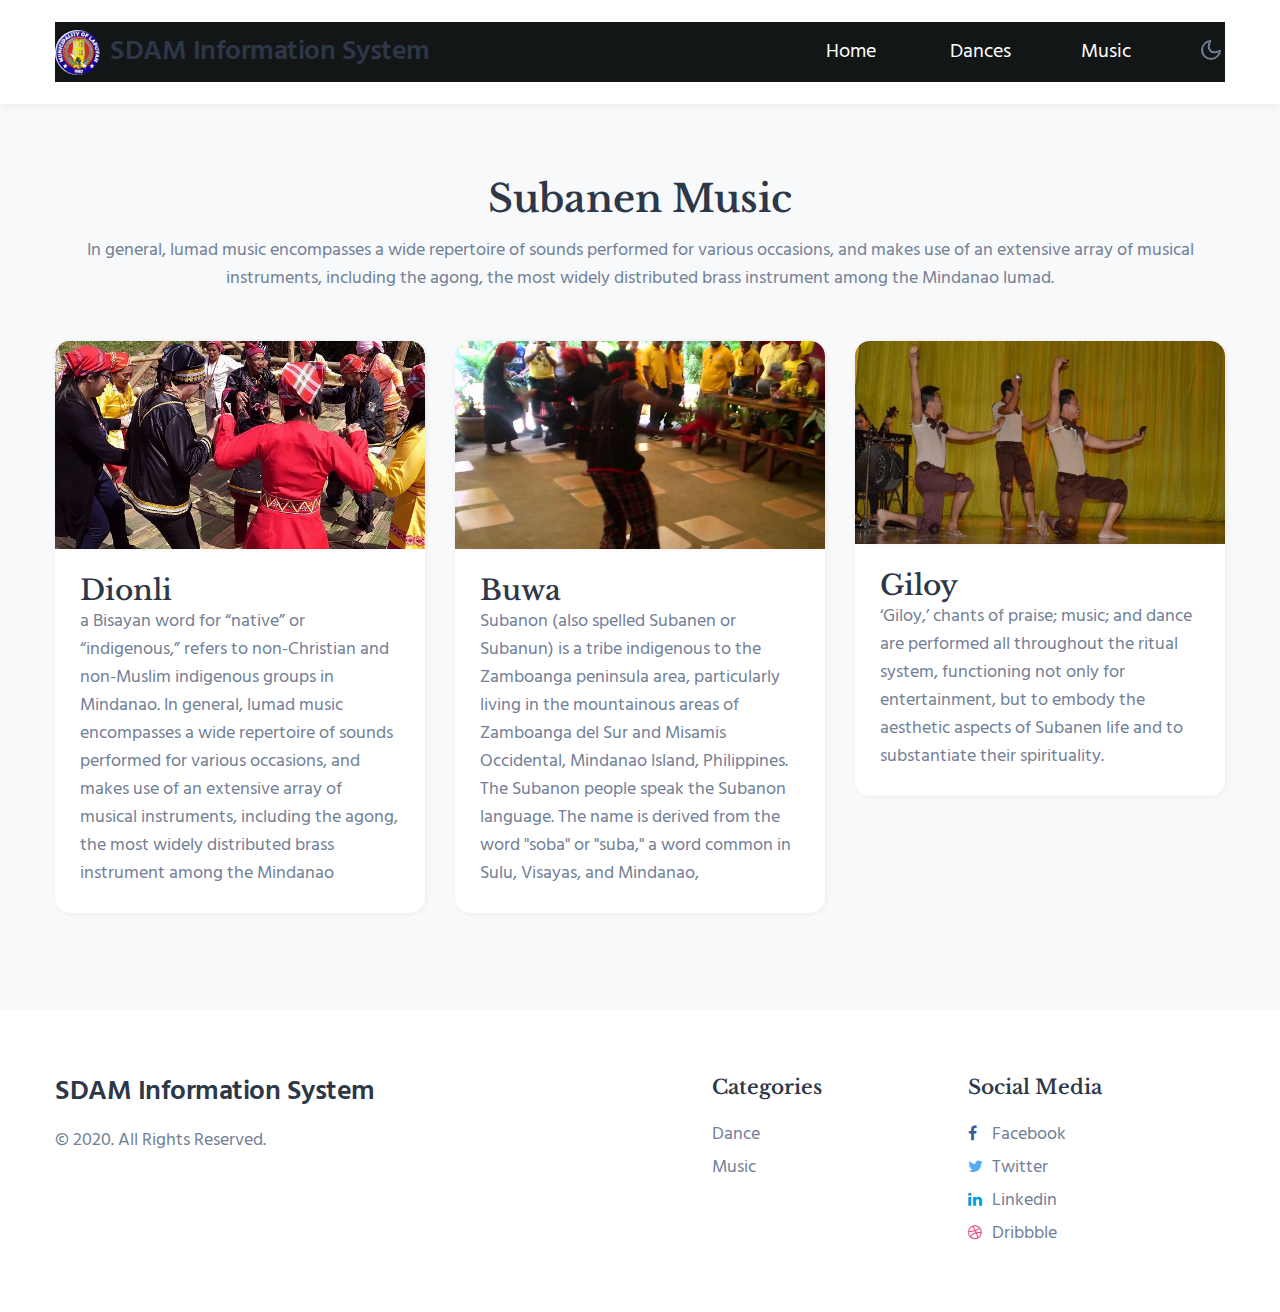
<file: music.html>
<!doctype html>
<html lang="en">
  <head>
    <!-- Required meta tags -->
    <meta charset="utf-8">
    <meta name="viewport" content="width=device-width, initial-scale=1, shrink-to-fit=no">

    <title>SDAM Information System</title>

    <link href="//fonts.googleapis.com/css2?family=Hind:wght@300;400;500;600&display=swap" rel="stylesheet">
    <link href="//fonts.googleapis.com/css2?family=Libre+Baskerville:wght@400;700&display=swap" rel="stylesheet">

    <!-- Template CSS -->
    <link rel="stylesheet" href="assets/css/style-starter.css">
  </head>
  <body>
<!-- header -->
<header class="w3l-header">
	<div class="container">
	<!--/nav-->
	<nav class="navbar navbar-expand-lg navbar-light fill px-lg-0 py-0 px-sm-3 px-0">
    <a class="navbar-brand" href="">
      <span class="logo"></span> SDAM Information System</a>
			<!-- if logo is image enable this   
						<a class="navbar-brand" href="#index.html">
							<img src="image-path" alt="Your logo" title="Your logo" style="height:35px;" />
						</a> -->

			
			<button class="navbar-toggler collapsed" type="button" data-toggle="collapse"
				data-target="#navbarSupportedContent" aria-controls="navbarSupportedContent" aria-expanded="false"
				aria-label="Toggle navigation">
				<!-- <span class="navbar-toggler-icon"></span> -->
				<span class="fa icon-expand fa-bars"></span>
				<span class="fa icon-close fa-times"></span>
			</button>

			<div class="collapse navbar-collapse" id="navbarSupportedContent">
				<nav class="mx-auto">
				</nav>
        <nav>
          <ul>
              <li class="nav-item active"><a href="index.html">Home</a></li>
              <li><a href="index.html">Dances</a>
              <li><a href="index.html">Music</a>
              </li>
             
          </ul>
      </nav>
			</div>
			<!-- toggle switch for light and dark theme -->
			<div class="mobile-position">
				<nav class="navigation">
					<div class="theme-switch-wrapper">
						<label class="theme-switch" for="checkbox">
							<input type="checkbox" id="checkbox">
							<div class="mode-container">
								<i class="gg-sun"></i>
								<i class="gg-moon"></i>
							</div>
						</label>
					</div>
				</nav>
			</div>
			<!-- //toggle switch for light and dark theme -->
		</div>
	</nav>
	<!--//nav-->
</header>
<!-- //header -->
<div class="w3l-homeblock2 py-5">
    <div class="container pt-md-4 pb-md-5">
        <!-- block -->
        <h3 class="category-title mb-3" style="text-align: center;"> Subanen Music</h3>
        <p class="mb-sm-5 mb-4" style="text-align: center;">In general, lumad music encompasses a wide repertoire of sounds performed for various occasions, and makes use of an extensive array of musical instruments, including the agong, the most widely distributed brass instrument among the Mindanao lumad.</p>
        <div class="row">
            <div class="col-lg-4 col-md-6 item">
                <div class="card">
                    <div class="card-header p-0 position-relative">
                        <a href="">
                            <img class="card-img-bottom d-block radius-image-full" src="assets/images/t6.jpg"
                                alt="Card image cap">
                        </a>
                    </div>
                    <div class="card-body blog-details">
                        <h3>Dionli</h3>
                        <p>
                          a Bisayan word for “native” or “indigenous,” refers to non-Christian and non-Muslim indigenous groups in Mindanao. In general, lumad music encompasses a wide repertoire of sounds performed for various occasions, and makes use of an extensive array of musical instruments, including the agong, the most widely distributed brass instrument among the Mindanao
                        </p>
                       
                    </div>
                </div>
            </div>
            <div class="col-lg-4 col-md-6 mt-md-0 mt-4">
                <div class="card">
                    <div class="card-header p-0 position-relative">
                        <a href="">
                            <img class="card-img-bottom d-block radius-image-full" src="assets/images/t4.jpg"
                                alt="Card image cap">
                        </a>
                    </div>
                    <div class="card-body blog-details">
                        <h3>Buwa</h3>
                        <p>
                          Subanon (also spelled Subanen or Subanun) is a tribe indigenous to the Zamboanga peninsula area, particularly living in the mountainous areas of Zamboanga del Sur and Misamis Occidental, Mindanao Island, Philippines. The Subanon people speak the Subanon language. The name is derived from the word "soba" or "suba," a word common in Sulu, Visayas, and Mindanao,
                        </p>
                        
                    </div>
                </div>
            </div>
            <div class="col-lg-4 col-md-6 mt-lg-0 mt-4">
                <div class="card">
                    <div class="card-header p-0 position-relative">
                        <a href="">
                            <img class="card-img-bottom d-block radius-image-full" src="assets/images/t2.jpg"
                                alt="Card image cap">
                        </a>
                    </div>
                    <div class="card-body blog-details">
                        <h3>Giloy</h3>
                        <p>
                          ‘Giloy,’ chants of praise; music; and dance are performed all throughout the ritual system, functioning not only for entertainment, but to embody the aesthetic aspects of Subanen life and to substantiate their spirituality.
                        </p>
                    
                    </div>
                </div>
            </div>    
        </div>
    </div>
</div>
<!-- footer-28 block -->
<section class="app-footer">
  <footer class="footer-28 py-5">
    <div class="footer-bg-layer">
      <div class="container py-lg-3">
        <div class="row footer-top-28">
          <div class="col-lg-4 footer-list-28 copy-right mb-lg-0 mb-sm-5 mt-sm-0 mt-4">
            <a class="navbar-brand mb-3" href="index.html">
              <span>SDAM Information System</span></a>
            <p class="copy-footer-28"> © 2020. All Rights Reserved. </p>
          </div>
          <div class="col-lg-8 row">
            <div class="col-sm-4 col-6 footer-list-28">

            </div>
            <div class="col-sm-4 col-6 footer-list-28">
              <h6 class="footer-title-28">Categories</h6>
              <ul>
                <li><a href="dance.html">Dance</a></li>
                <li><a href="music.html">Music</a></li>
              </ul>
            </div>
            <div class="col-sm-4 col-6 footer-list-28 mt-sm-0 mt-4">
              <h6 class="footer-title-28">Social Media</h6>
              <ul class="social-icons">
                <li class="facebook">
                  <a href="#facebook"><span class="fa fa-facebook"></span> Facebook</a></li>
                <li class="twitter"> <a href="#twitter"><span class="fa fa-twitter"></span> Twitter</a></li>
                <li class="linkedin"> <a href="#linkedin"><span class="fa fa-linkedin"></span> Linkedin</a></li>
                <li class="dribbble"><a href="#dribbble"><span class="fa fa-dribbble"></span> Dribbble</a></li>
              </ul>

            </div>
          </div>
        </div>
      </div>
    </div>
    </div>
  </footer>

  <!-- move top -->
  <button onclick="topFunction()" id="movetop" title="Go to top">
    <span class="fa fa-angle-up"></span>
  </button>
  <script>
    // When the user scrolls down 20px from the top of the document, show the button
    window.onscroll = function () {
      scrollFunction()
    };

    function scrollFunction() {
      if (document.body.scrollTop > 20 || document.documentElement.scrollTop > 20) {
        document.getElementById("movetop").style.display = "block";
      } else {
        document.getElementById("movetop").style.display = "none";
      }
    }

    // When the user clicks on the button, scroll to the top of the document
    function topFunction() {
      document.body.scrollTop = 0;
      document.documentElement.scrollTop = 0;
    }
  </script>
  <!-- /move top -->
</section>
<!-- //footer-28 block -->

<!-- disable body scroll which navbar is in active -->
<script>
  $(function () {
    $('.navbar-toggler').click(function () {
      $('body').toggleClass('noscroll');
    })
  });
</script>
<!-- disable body scroll which navbar is in active -->

<!-- Template JavaScript -->
<script src="assets/js/jquery-3.3.1.min.js"></script>

<!-- theme changer js -->
<script src="assets/js/theme-change.js"></script>
<!-- //theme changer js -->

<!-- courses owlcarousel -->
<script src="assets/js/owl.carousel.js"></script>

<!-- script for testimonials -->
<script>
  $(document).ready(function () {
    $('.owl-testimonial').owlCarousel({
      loop: true,
      margin: 0,
      nav: true,
      responsiveClass: true,
      autoplay: false,
      autoplayTimeout: 5000,
      autoplaySpeed: 1000,
      autoplayHoverPause: false,
      responsive: {
        0: {
          items: 1,
          nav: false
        },
        480: {
          items: 1,
          nav: false
        },
        667: {
          items: 1,
          nav: true
        },
        1000: {
          items: 1,
          nav: true
        }
      }
    })
  })
</script>
<!-- //script for testimonials -->

<!-- bootstrap -->
<script src="assets/js/bootstrap.min.js"></script>

</body>

</html>
</file>
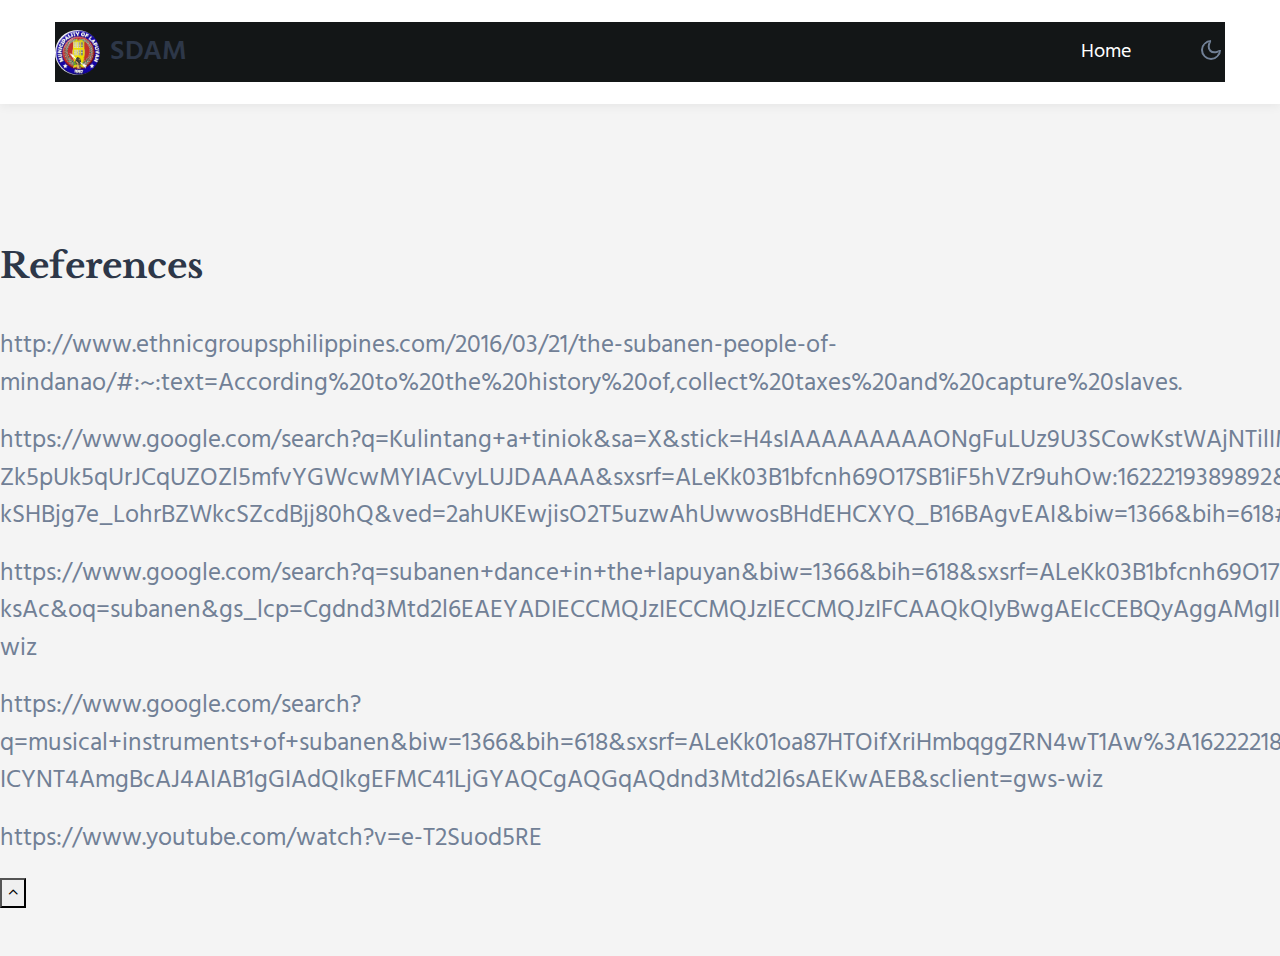
<file: references.html>
<!doctype html>
<html lang="en">
  <head>
    <!-- Required meta tags -->
    <meta charset="utf-8">
    <meta name="viewport" content="width=device-width, initial-scale=1, shrink-to-fit=no">

    <title>SDAM </title>

    <link href="//fonts.googleapis.com/css2?family=Hind:wght@300;400;500;600&display=swap" rel="stylesheet">
    <link href="//fonts.googleapis.com/css2?family=Libre+Baskerville:wght@400;700&display=swap" rel="stylesheet">

    <!-- Template CSS -->
    <link rel="stylesheet" href="assets/css/style-starter.css">
  </head>
  <body>
<!-- header -->
<header class="w3l-header">
	<div class="container">
	<!--/nav-->
	<nav class="navbar navbar-expand-lg navbar-light fill px-lg-0 py-0 px-sm-3 px-0">
        <a class="navbar-brand" href="">
				<span class="logo"></span> SDAM </a>
			<!-- if logo is image enable this   
						<a class="navbar-brand" href="#index.html">
							<img src="image-path" alt="Your logo" title="Your logo" style="height:35px;" />
						</a> -->

			
			<button class="navbar-toggler collapsed" type="button" data-toggle="collapse"
				data-target="#navbarSupportedContent" aria-controls="navbarSupportedContent" aria-expanded="false"
				aria-label="Toggle navigation">
				<!-- <span class="navbar-toggler-icon"></span> -->
				<span class="fa icon-expand fa-bars"></span>
				<span class="fa icon-close fa-times"></span>
			</button>

			<div class="collapse navbar-collapse" id="navbarSupportedContent">
				<nav class="mx-auto">
					
				</nav>
                <nav>
                    <ul>
                        <li class="nav-item active"><a href="index.html">Home</a></li>
                        
                        </li>
                       
                    </ul>
                </nav>
			</div>
			<!-- toggle switch for light and dark theme -->
			<div class="mobile-position">
				<nav class="navigation">
					<div class="theme-switch-wrapper">
						<label class="theme-switch" for="checkbox">
							<input type="checkbox" id="checkbox">
							<div class="mode-container">
								<i class="gg-sun"></i>
								<i class="gg-moon"></i>
							</div>
						</label>
					</div>
				</nav>
			</div>
			<!-- //toggle switch for light and dark theme -->
		</div>
	</nav>
	<!--//nav-->
</header>
<!-- //header -->
<!-- /homeblock1-->
    <div class="w3l-homeblock2 w3l-homeblock5 py-5">
        <div class="container py-lg-5 py-md-4">
            <!-- block -->
			</div>
			 <div class="left-right">
                <h2 class="section-title-left mb-sm-4 mb-2" style="font-size: 35px;">References</h2>
            </div>
             
			<div class="left-right">
                <h34class="section-title-left mb-sm-4 mb-2" style="font-size: 25px;">http://www.ethnicgroupsphilippines.com/2016/03/21/the-subanen-people-of-mindanao/#:~:text=According%20to%20the%20history%20of,collect%20taxes%20and%20capture%20slaves.</h4>
            </div>
			
			 
			 <div class="left-right">
                <h34class="section-title-left mb-sm-4 mb-2" style="font-size: 25px;">https://www.google.com/search?q=Kulintang+a+tiniok&sa=X&stick=H4sIAAAAAAAAAONgFuLUz9U3SCowKstWAjNTilIMLbT4nPNzc_PzgjNTUssTK4sXsQp5l-Zk5pUk5qUrJCqUZOZl5mfvYGWcwMYIACvyLUJDAAAA&sxsrf=ALeKk03B1bfcnh69O17SB1iF5hVZr9uhOw:1622219389892&tbm=isch&source=iu&ictx=1&fir=FyqQ6_lyoLffBM%252CsR08UytukGQ3RM%252C%252Fm%252F0drd18&vet=1&usg=AI4_-kSHBjg7e_LohrBZWkcSZcdBjj80hQ&ved=2ahUKEwjisO2T5uzwAhUwwosBHdEHCXYQ_B16BAgvEAI&biw=1366&bih=618#imgrc=FyqQ6_lyoLffBM</h4>
            </div>
			
				<div class="left-right">
                <h34class="section-title-left mb-sm-4 mb-2" style="font-size: 25px;">https://www.google.com/search?q=subanen+dance+in+the+lapuyan&biw=1366&bih=618&sxsrf=ALeKk03B1bfcnh69O17SB1iF5hVZr9uhOw%3A1622219389892&ei=fRqxYKL-NbCEr7wP0Y-ksAc&oq=subanen&gs_lcp=[base64]&sclient=gws-wiz</h4>
            </div>
			 <div class="left-right">
                <h34class="section-title-left mb-sm-4 mb-2" style="font-size: 25px;">https://www.google.com/search?q=musical+instruments+of+subanen&biw=1366&bih=618&sxsrf=ALeKk01oa87HTOifXriHmbqggZRN4wT1Aw%3A1622221895790&ei=RySxYO_FL6nWmAWtnofwDA&oq=music&gs_lcp=[base64]&sclient=gws-wiz</h4>
            </div>
            
			 <div class="left-right">
                <h34class="section-title-left mb-sm-4 mb-2" style="font-size: 25px;">https://www.youtube.com/watch?v=e-T2Suod5RE</h4>
            </div>
            
  <!-- move top -->
  <button onclick="topFunction()" id="movetop" title="Go to top">
    <span class="fa fa-angle-up"></span>
  </button>
  <script>
    // When the user scrolls down 20px from the top of the document, show the button
    window.onscroll = function () {
      scrollFunction()
    };

    function scrollFunction() {
      if (document.body.scrollTop > 20 || document.documentElement.scrollTop > 20) {
        document.getElementById("movetop").style.display = "block";
      } else {
        document.getElementById("movetop").style.display = "none";
      }
    }

    // When the user clicks on the button, scroll to the top of the document
    function topFunction() {
      document.body.scrollTop = 0;
      document.documentElement.scrollTop = 0;
    }
  </script>
  <!-- /move top -->
</section>
<!-- //footer-28 block -->

<!-- disable body scroll which navbar is in active -->
<script>
  $(function () {
    $('.navbar-toggler').click(function () {
      $('body').toggleClass('noscroll');
    })
  });
</script>
<!-- disable body scroll which navbar is in active -->

<!-- Template JavaScript -->
<script src="assets/js/jquery-3.3.1.min.js"></script>

<!-- theme changer js -->
<script src="assets/js/theme-change.js"></script>
<!-- //theme changer js -->

<!-- courses owlcarousel -->
<script src="assets/js/owl.carousel.js"></script>

<!-- script for testimonials -->
<script>
  $(document).ready(function () {
    $('.owl-testimonial').owlCarousel({
      loop: true,
      margin: 0,
      nav: true,
      responsiveClass: true,
      autoplay: false,
      autoplayTimeout: 5000,
      autoplaySpeed: 1000,
      autoplayHoverPause: false,
      responsive: {
        0: {
          items: 1,
          nav: false
        },
        480: {
          items: 1,
          nav: false
        },
        667: {
          items: 1,
          nav: true
        },
        1000: {
          items: 1,
          nav: true
        }
      }
    })
  })
</script>
<!-- //script for testimonials -->

<!-- bootstrap -->
<script src="assets/js/bootstrap.min.js"></script>

</body>

</html>
</file>
<file: assets/css/style-starter.css>
@charset "UTF-8";

:root {
  --blue: #007bff;
  --indigo: #6610f2;
  --purple: #6f42c1;
  --pink: #e83e8c;
  --red: #dc3545;
  --orange: #fd7e14;
  --yellow: #ffc107;
  --green: #28a745;
  --teal: #20c997;
  --cyan: #17a2b8;
  --white: #fff;
  --gray: #6c757d;
  --gray-dark: #343a40;
  --primary: #5a67d8;
  --secondary: #6c757d;
  --success: #28a745;
  --info: #17a2b8;
  --warning: #ffc107;
  --danger: #dc3545;
  --light: #f8f9fa;
  --dark: #343a40;
  --breakpoint-xs: 0;
  --breakpoint-sm: 576px;
  --breakpoint-md: 768px;
  --breakpoint-lg: 992px;
  --breakpoint-xl: 1200px;
  --font-family-sans-serif: -apple-system, BlinkMacSystemFont, "Segoe UI", Roboto, "Helvetica Neue", Arial, "Noto Sans", sans-serif, "Apple Color Emoji", "Segoe UI Emoji", "Segoe UI Symbol", "Noto Color Emoji";
  --font-family-monospace: SFMono-Regular, Menlo, Monaco, Consolas, "Liberation Mono", "Courier New", monospace; }

*,
*::before,
*::after {
  box-sizing: border-box; }

html {
  font-family: sans-serif;
  line-height: 1.15;
  -webkit-text-size-adjust: 100%;
  -webkit-tap-highlight-color: rgba(0, 0, 0, 0); }

article, aside, figcaption, figure, footer, header, hgroup, main, nav, section {
  display: block; }

body {
  margin: 0;
  font-family: -apple-system, BlinkMacSystemFont, "Segoe UI", Roboto, "Helvetica Neue", Arial, "Noto Sans", sans-serif, "Apple Color Emoji", "Segoe UI Emoji", "Segoe UI Symbol", "Noto Color Emoji";
  font-size: 1rem;
  font-weight: 400;
  line-height: 1.5;
  color: #212529;
  text-align: left;
  background-color: #fff; }

[tabindex="-1"]:focus:not(:focus-visible) {
  outline: 0 !important; }


.logo {
  background: url(../images/logo.png) no-repeat 0px 0px;
  background-size: cover;
  height: 45px;
  width: 45px;
  border-radius: 50%;
}

.bg-head{
    background: url(../images/sub.jpg) no-repeat;
    background-size: cover;
    height: 400px;
  }
.bg-head1{
    height: 150px;
  }

hr {
  box-sizing: content-box;
  height: 0;
  overflow: visible; }

h1, h2, h3, h4, h5, h6 {
  margin-top: 0;
  margin-bottom: 0.5rem; }

p {
  margin-top: 0;
  margin-bottom: 1rem; }

abbr[title],
abbr[data-original-title] {
  text-decoration: underline;
  -webkit-text-decoration: underline dotted;
          text-decoration: underline dotted;
  cursor: help;
  border-bottom: 0;
  -webkit-text-decoration-skip-ink: none;
          text-decoration-skip-ink: none; }

address {
  margin-bottom: 1rem;
  font-style: normal;
  line-height: inherit; }

nav{
    background-color: #131617;
}
nav ul {
    padding: 0;
    margin: 0;
    list-style: none;
    position: relative;
}
nav ul li{
    padding-right: 50px;
    display: inline-block;
    background-color: #131617;
}
nav a{
    display: block;
    padding: 0 10px;
    color: #fff;
    line-height: 60px;
    font-size: 20px;
    text-decoration: none;
}
/* Hide Dropdown by Default*/
nav ul ul {
    display: none;
    position: absolute;
    top: 60px;
   
}

nav ul ul li a {
  width: 170px;
  border-left: 1px solid white;
  border-right: 1px solid white;
}
/* hover */
nav a:hover{
    background-color: #fff;
    color: #171a1d;
}
/* Display Dropdown on Hover */
nav ul li:hover > ul {
    display: inherit;
    
}
/* Fisrt Tier Dropdown */
nav ul ul li{
    width: 170px;
    float: none;
    display: list-item;
    position: relative;

}





ol,
ul,
dl {
  margin-top: 0;
  margin-bottom: 1rem; }

ol ol,
ul ul,
ol ul,
ul ol {
  margin-bottom: 0; }

dt {
  font-weight: 700; }

dd {
  margin-bottom: .5rem;
  margin-left: 0; }

blockquote {
  margin: 0 0 1rem; }

b,
strong {
  font-weight: bolder; }

small {
  font-size: 80%; }

sub,
sup {
  position: relative;
  font-size: 75%;
  line-height: 0;
  vertical-align: baseline; }

sub {
  bottom: -.25em; }

sup {
  top: -.5em; }

a {
  color: #5a67d8;
  text-decoration: none;
  background-color: transparent; }
  a:hover {
    color: #2c3bba;
    text-decoration: underline; }

a:not([href]) {
  color: inherit;
  text-decoration: none; }
  a:not([href]):hover {
    color: inherit;
    text-decoration: none; }

pre,
code,
kbd,
samp {
  font-family: SFMono-Regular, Menlo, Monaco, Consolas, "Liberation Mono", "Courier New", monospace;
  font-size: 1em; }

pre {
  margin-top: 0;
  margin-bottom: 1rem;
  overflow: auto; }

figure {
  margin: 0 0 1rem; }

img {
  vertical-align: middle;
  border-style: none; }

svg {
  overflow: hidden;
  vertical-align: middle; }

table {
  border-collapse: collapse; }

caption {
  padding-top: 0.75rem;
  padding-bottom: 0.75rem;
  color: #6c757d;
  text-align: left;
  caption-side: bottom; }

th {
  text-align: inherit; }

label {
  display: inline-block;
  margin-bottom: 0.5rem; }

button {
  border-radius: 0; }

button:focus {
  outline: 1px dotted;
  outline: 5px auto -webkit-focus-ring-color; }

input,
button,
select,
optgroup,
textarea {
  margin: 0;
  font-family: inherit;
  font-size: inherit;
  line-height: inherit; }

button,
input {
  overflow: visible; }

button,
select {
  text-transform: none; }

select {
  word-wrap: normal; }

button,
[type="button"],
[type="reset"],
[type="submit"] {
  -webkit-appearance: button; }

button:not(:disabled),
[type="button"]:not(:disabled),
[type="reset"]:not(:disabled),
[type="submit"]:not(:disabled) {
  cursor: pointer; }

button::-moz-focus-inner,
[type="button"]::-moz-focus-inner,
[type="reset"]::-moz-focus-inner,
[type="submit"]::-moz-focus-inner {
  padding: 0;
  border-style: none; }

input[type="radio"],
input[type="checkbox"] {
  box-sizing: border-box;
  padding: 0; }

input[type="date"],
input[type="time"],
input[type="datetime-local"],
input[type="month"] {
  -webkit-appearance: listbox; }

textarea {
  overflow: auto;
  resize: vertical; }

fieldset {
  min-width: 0;
  padding: 0;
  margin: 0;
  border: 0; }

legend {
  display: block;
  width: 100%;
  max-width: 100%;
  padding: 0;
  margin-bottom: .5rem;
  font-size: 1.5rem;
  line-height: inherit;
  color: inherit;
  white-space: normal; }
  @media (max-width: 1200px) {
    legend {
      font-size: calc(1.275rem + 0.3vw) ; } }

progress {
  vertical-align: baseline; }

[type="number"]::-webkit-inner-spin-button,
[type="number"]::-webkit-outer-spin-button {
  height: auto; }

[type="search"] {
  outline-offset: -2px;
  -webkit-appearance: none; }

[type="search"]::-webkit-search-decoration {
  -webkit-appearance: none; }

::-webkit-file-upload-button {
  font: inherit;
  -webkit-appearance: button; }

output {
  display: inline-block; }

summary {
  display: list-item;
  cursor: pointer; }

template {
  display: none; }

[hidden] {
  display: none !important; }

h1, h2, h3, h4, h5, h6,
.h1, .h2, .h3, .h4, .h5, .h6 {
  margin-bottom: 0.5rem;
  font-weight: 500;
  line-height: 1.2; }

h1, .h1 {
  font-size: 2.5rem; }
  @media (max-width: 1200px) {
    h1, .h1 {
      font-size: calc(1.375rem + 1.5vw) ; } }

h2, .h2 {
  font-size: 2rem; }
  @media (max-width: 1200px) {
    h2, .h2 {
      font-size: calc(1.325rem + 0.9vw) ; } }

h3, .h3 {
  font-size: 1.75rem; }
  @media (max-width: 1200px) {
    h3, .h3 {
      font-size: calc(1.3rem + 0.6vw) ; } }

h4, .h4 {
  font-size: 1.5rem; }
  @media (max-width: 1200px) {
    h4, .h4 {
      font-size: calc(1.275rem + 0.3vw) ; } }

h5, .h5 {
  font-size: 1.25rem; }

h6, .h6 {
  font-size: 1rem; }

.lead {
  font-size: 1.25rem;
  font-weight: 300; }

.display-1 {
  font-size: 6rem;
  font-weight: 300;
  line-height: 1.2; }
  @media (max-width: 1200px) {
    .display-1 {
      font-size: calc(1.725rem + 5.7vw) ; } }

.display-2 {
  font-size: 5.5rem;
  font-weight: 300;
  line-height: 1.2; }
  @media (max-width: 1200px) {
    .display-2 {
      font-size: calc(1.675rem + 5.1vw) ; } }

.display-3 {
  font-size: 4.5rem;
  font-weight: 300;
  line-height: 1.2; }
  @media (max-width: 1200px) {
    .display-3 {
      font-size: calc(1.575rem + 3.9vw) ; } }

.display-4 {
  font-size: 3.5rem;
  font-weight: 300;
  line-height: 1.2; }
  @media (max-width: 1200px) {
    .display-4 {
      font-size: calc(1.475rem + 2.7vw) ; } }

hr {
  margin-top: 1rem;
  margin-bottom: 1rem;
  border: 0;
  border-top: 1px solid rgba(0, 0, 0, 0.1); }

small,
.small {
  font-size: 80%;
  font-weight: 400; }

mark,
.mark {
  padding: 0.2em;
  background-color: #fcf8e3; }

.list-unstyled {
  padding-left: 0;
  list-style: none; }

.list-inline {
  padding-left: 0;
  list-style: none; }

.list-inline-item {
  display: inline-block; }
  .list-inline-item:not(:last-child) {
    margin-right: 0.5rem; }

.initialism {
  font-size: 90%;
  text-transform: uppercase; }

.blockquote {
  margin-bottom: 1rem;
  font-size: 1.25rem; }

.blockquote-footer {
  display: block;
  font-size: 80%;
  color: #6c757d; }
  .blockquote-footer::before {
    content: "\2014\00A0"; }

.img-fluid {
  max-width: 100%;
  height: auto; }

.img-thumbnail {
  padding: 0.25rem;
  background-color: green;
  border: 1px solid #dee2e6;
  border-radius: 0.25rem;
  max-width: 100%;
  height: auto; }

.figure {
  display: inline-block; }

.figure-img {
  margin-bottom: 0.5rem;
  line-height: 1; }

.figure-caption {
  font-size: 90%;
  color: #6c757d; }

code {
  font-size: 87.5%;
  color: #e83e8c;
  word-wrap: break-word; }
  a > code {
    color: inherit; }

kbd {
  padding: 0.2rem 0.4rem;
  font-size: 87.5%;
  color: #fff;
  background-color: #212529;
  border-radius: 0.2rem; }
  kbd kbd {
    padding: 0;
    font-size: 100%;
    font-weight: 700; }

pre {
  display: block;
  font-size: 87.5%;
  color: #212529; }
  pre code {
    font-size: inherit;
    color: inherit;
    word-break: normal; }

.pre-scrollable {
  max-height: 340px;
  overflow-y: scroll; }

.container {
  width: 100%;
  padding-right: 15px;
  padding-left: 15px;
  margin-right: auto;
  margin-left: auto; }
  @media (min-width: 576px) {
    .container {
      max-width: 540px; } }
  @media (min-width: 768px) {
    .container {
      max-width: 720px; } }
  @media (min-width: 992px) {
    .container {
      max-width: 960px; } }
  @media (min-width: 1200px) {
    .container {
      max-width: 1140px; } }

.container-fluid, .container-sm, .container-md, .container-lg, .container-xl {
  width: 100%;
  padding-right: 15px;
  padding-left: 15px;
  margin-right: auto;
  margin-left: auto; }

@media (min-width: 576px) {
  .container, .container-sm {
    max-width: 540px; } }

@media (min-width: 768px) {
  .container, .container-sm, .container-md {
    max-width: 720px; } }

@media (min-width: 992px) {
  .container, .container-sm, .container-md, .container-lg {
    max-width: 960px; } }

@media (min-width: 1200px) {
  .container, .container-sm, .container-md, .container-lg, .container-xl {
    max-width: 1140px; } }

.row {
  display: flex;
  flex-wrap: wrap;
  margin-right: -15px;
  margin-left: -15px; }

.no-gutters {
  margin-right: 0;
  margin-left: 0; }
  .no-gutters > .col,
  .no-gutters > [class*="col-"] {
    padding-right: 0;
    padding-left: 0; }

.col-1, .col-2, .col-3, .col-4, .col-5, .col-6, .col-7, .col-8, .col-9, .col-10, .col-11, .col-12, .col,
.col-auto, .col-sm-1, .col-sm-2, .col-sm-3, .col-sm-4, .col-sm-5, .col-sm-6, .col-sm-7, .col-sm-8, .col-sm-9, .col-sm-10, .col-sm-11, .col-sm-12, .col-sm,
.col-sm-auto, .col-md-1, .col-md-2, .col-md-3, .col-md-4, .col-md-5, .col-md-6, .col-md-7, .col-md-8, .col-md-9, .col-md-10, .col-md-11, .col-md-12, .col-md,
.col-md-auto, .col-lg-1, .col-lg-2, .col-lg-3, .col-lg-4, .col-lg-5, .col-lg-6, .col-lg-7, .col-lg-8, .col-lg-9, .col-lg-10, .col-lg-11, .col-lg-12, .col-lg,
.col-lg-auto, .col-xl-1, .col-xl-2, .col-xl-3, .col-xl-4, .col-xl-5, .col-xl-6, .col-xl-7, .col-xl-8, .col-xl-9, .col-xl-10, .col-xl-11, .col-xl-12, .col-xl,
.col-xl-auto {
  position: relative;
  width: 100%;
  padding-right: 15px;
  padding-left: 15px; }

.col {
  flex-basis: 0;
  flex-grow: 1;
  max-width: 100%; }

.row-cols-1 > * {
  flex: 0 0 100%;
  max-width: 100%; }

.row-cols-2 > * {
  flex: 0 0 50%;
  max-width: 50%; }

.row-cols-3 > * {
  flex: 0 0 33.33333%;
  max-width: 33.33333%; }

.row-cols-4 > * {
  flex: 0 0 25%;
  max-width: 25%; }

.row-cols-5 > * {
  flex: 0 0 20%;
  max-width: 20%; }

.row-cols-6 > * {
  flex: 0 0 16.66667%;
  max-width: 16.66667%; }

.col-auto {
  flex: 0 0 auto;
  width: auto;
  max-width: 100%; }

.col-1 {
  flex: 0 0 8.33333%;
  max-width: 8.33333%; }

.col-2 {
  flex: 0 0 16.66667%;
  max-width: 16.66667%; }

.col-3 {
  flex: 0 0 25%;
  max-width: 25%; }

.col-4 {
  flex: 0 0 33.33333%;
  max-width: 33.33333%; }

.col-5 {
  flex: 0 0 41.66667%;
  max-width: 41.66667%; }

.col-6 {
  flex: 0 0 50%;
  max-width: 50%; }

.col-7 {
  flex: 0 0 58.33333%;
  max-width: 58.33333%; }

.col-8 {
  flex: 0 0 66.66667%;
  max-width: 66.66667%; }

.col-9 {
  flex: 0 0 75%;
  max-width: 75%; }

.col-10 {
  flex: 0 0 83.33333%;
  max-width: 83.33333%; }

.col-11 {
  flex: 0 0 91.66667%;
  max-width: 91.66667%; }

.col-12 {
  flex: 0 0 100%;
  max-width: 100%; }

.order-first {
  order: -1; }

.order-last {
  order: 13; }

.order-0 {
  order: 0; }

.order-1 {
  order: 1; }

.order-2 {
  order: 2; }

.order-3 {
  order: 3; }

.order-4 {
  order: 4; }

.order-5 {
  order: 5; }

.order-6 {
  order: 6; }

.order-7 {
  order: 7; }

.order-8 {
  order: 8; }

.order-9 {
  order: 9; }

.order-10 {
  order: 10; }

.order-11 {
  order: 11; }

.order-12 {
  order: 12; }

.offset-1 {
  margin-left: 8.33333%; }

.offset-2 {
  margin-left: 16.66667%; }

.offset-3 {
  margin-left: 25%; }

.offset-4 {
  margin-left: 33.33333%; }

.offset-5 {
  margin-left: 41.66667%; }

.offset-6 {
  margin-left: 50%; }

.offset-7 {
  margin-left: 58.33333%; }

.offset-8 {
  margin-left: 66.66667%; }

.offset-9 {
  margin-left: 75%; }

.offset-10 {
  margin-left: 83.33333%; }

.offset-11 {
  margin-left: 91.66667%; }

@media (min-width: 576px) {
  .col-sm {
    flex-basis: 0;
    flex-grow: 1;
    max-width: 100%; }
  .row-cols-sm-1 > * {
    flex: 0 0 100%;
    max-width: 100%; }
  .row-cols-sm-2 > * {
    flex: 0 0 50%;
    max-width: 50%; }
  .row-cols-sm-3 > * {
    flex: 0 0 33.33333%;
    max-width: 33.33333%; }
  .row-cols-sm-4 > * {
    flex: 0 0 25%;
    max-width: 25%; }
  .row-cols-sm-5 > * {
    flex: 0 0 20%;
    max-width: 20%; }
  .row-cols-sm-6 > * {
    flex: 0 0 16.66667%;
    max-width: 16.66667%; }
  .col-sm-auto {
    flex: 0 0 auto;
    width: auto;
    max-width: 100%; }
  .col-sm-1 {
    flex: 0 0 8.33333%;
    max-width: 8.33333%; }
  .col-sm-2 {
    flex: 0 0 16.66667%;
    max-width: 16.66667%; }
  .col-sm-3 {
    flex: 0 0 25%;
    max-width: 25%; }
  .col-sm-4 {
    flex: 0 0 33.33333%;
    max-width: 33.33333%; }
  .col-sm-5 {
    flex: 0 0 41.66667%;
    max-width: 41.66667%; }
  .col-sm-6 {
    flex: 0 0 50%;
    max-width: 50%; }
  .col-sm-7 {
    flex: 0 0 58.33333%;
    max-width: 58.33333%; }
  .col-sm-8 {
    flex: 0 0 66.66667%;
    max-width: 66.66667%; }
  .col-sm-9 {
    flex: 0 0 75%;
    max-width: 75%; }
  .col-sm-10 {
    flex: 0 0 83.33333%;
    max-width: 83.33333%; }
  .col-sm-11 {
    flex: 0 0 91.66667%;
    max-width: 91.66667%; }
  .col-sm-12 {
    flex: 0 0 100%;
    max-width: 100%; }
  .order-sm-first {
    order: -1; }
  .order-sm-last {
    order: 13; }
  .order-sm-0 {
    order: 0; }
  .order-sm-1 {
    order: 1; }
  .order-sm-2 {
    order: 2; }
  .order-sm-3 {
    order: 3; }
  .order-sm-4 {
    order: 4; }
  .order-sm-5 {
    order: 5; }
  .order-sm-6 {
    order: 6; }
  .order-sm-7 {
    order: 7; }
  .order-sm-8 {
    order: 8; }
  .order-sm-9 {
    order: 9; }
  .order-sm-10 {
    order: 10; }
  .order-sm-11 {
    order: 11; }
  .order-sm-12 {
    order: 12; }
  .offset-sm-0 {
    margin-left: 0; }
  .offset-sm-1 {
    margin-left: 8.33333%; }
  .offset-sm-2 {
    margin-left: 16.66667%; }
  .offset-sm-3 {
    margin-left: 25%; }
  .offset-sm-4 {
    margin-left: 33.33333%; }
  .offset-sm-5 {
    margin-left: 41.66667%; }
  .offset-sm-6 {
    margin-left: 50%; }
  .offset-sm-7 {
    margin-left: 58.33333%; }
  .offset-sm-8 {
    margin-left: 66.66667%; }
  .offset-sm-9 {
    margin-left: 75%; }
  .offset-sm-10 {
    margin-left: 83.33333%; }
  .offset-sm-11 {
    margin-left: 91.66667%; } }

@media (min-width: 768px) {
  .col-md {
    flex-basis: 0;
    flex-grow: 1;
    max-width: 100%; }
  .row-cols-md-1 > * {
    flex: 0 0 100%;
    max-width: 100%; }
  .row-cols-md-2 > * {
    flex: 0 0 50%;
    max-width: 50%; }
  .row-cols-md-3 > * {
    flex: 0 0 33.33333%;
    max-width: 33.33333%; }
  .row-cols-md-4 > * {
    flex: 0 0 25%;
    max-width: 25%; }
  .row-cols-md-5 > * {
    flex: 0 0 20%;
    max-width: 20%; }
  .row-cols-md-6 > * {
    flex: 0 0 16.66667%;
    max-width: 16.66667%; }
  .col-md-auto {
    flex: 0 0 auto;
    width: auto;
    max-width: 100%; }
  .col-md-1 {
    flex: 0 0 8.33333%;
    max-width: 8.33333%; }
  .col-md-2 {
    flex: 0 0 16.66667%;
    max-width: 16.66667%; }
  .col-md-3 {
    flex: 0 0 25%;
    max-width: 25%; }
  .col-md-4 {
    flex: 0 0 33.33333%;
    max-width: 33.33333%; }
  .col-md-5 {
    flex: 0 0 41.66667%;
    max-width: 41.66667%; }
  .col-md-6 {
    flex: 0 0 50%;
    max-width: 50%; }
  .col-md-7 {
    flex: 0 0 58.33333%;
    max-width: 58.33333%; }
  .col-md-8 {
    flex: 0 0 66.66667%;
    max-width: 66.66667%; }
  .col-md-9 {
    flex: 0 0 75%;
    max-width: 75%; }
  .col-md-10 {
    flex: 0 0 83.33333%;
    max-width: 83.33333%; }
  .col-md-11 {
    flex: 0 0 91.66667%;
    max-width: 91.66667%; }
  .col-md-12 {
    flex: 0 0 100%;
    max-width: 100%; }
  .order-md-first {
    order: -1; }
  .order-md-last {
    order: 13; }
  .order-md-0 {
    order: 0; }
  .order-md-1 {
    order: 1; }
  .order-md-2 {
    order: 2; }
  .order-md-3 {
    order: 3; }
  .order-md-4 {
    order: 4; }
  .order-md-5 {
    order: 5; }
  .order-md-6 {
    order: 6; }
  .order-md-7 {
    order: 7; }
  .order-md-8 {
    order: 8; }
  .order-md-9 {
    order: 9; }
  .order-md-10 {
    order: 10; }
  .order-md-11 {
    order: 11; }
  .order-md-12 {
    order: 12; }
  .offset-md-0 {
    margin-left: 0; }
  .offset-md-1 {
    margin-left: 8.33333%; }
  .offset-md-2 {
    margin-left: 16.66667%; }
  .offset-md-3 {
    margin-left: 25%; }
  .offset-md-4 {
    margin-left: 33.33333%; }
  .offset-md-5 {
    margin-left: 41.66667%; }
  .offset-md-6 {
    margin-left: 50%; }
  .offset-md-7 {
    margin-left: 58.33333%; }
  .offset-md-8 {
    margin-left: 66.66667%; }
  .offset-md-9 {
    margin-left: 75%; }
  .offset-md-10 {
    margin-left: 83.33333%; }
  .offset-md-11 {
    margin-left: 91.66667%; } }

@media (min-width: 992px) {
  .col-lg {
    flex-basis: 0;
    flex-grow: 1;
    max-width: 100%; }
  .row-cols-lg-1 > * {
    flex: 0 0 100%;
    max-width: 100%; }
  .row-cols-lg-2 > * {
    flex: 0 0 50%;
    max-width: 50%; }
  .row-cols-lg-3 > * {
    flex: 0 0 33.33333%;
    max-width: 33.33333%; }
  .row-cols-lg-4 > * {
    flex: 0 0 25%;
    max-width: 25%; }
  .row-cols-lg-5 > * {
    flex: 0 0 20%;
    max-width: 20%; }
  .row-cols-lg-6 > * {
    flex: 0 0 16.66667%;
    max-width: 16.66667%; }
  .col-lg-auto {
    flex: 0 0 auto;
    width: auto;
    max-width: 100%; }
  .col-lg-1 {
    flex: 0 0 8.33333%;
    max-width: 8.33333%; }
  .col-lg-2 {
    flex: 0 0 16.66667%;
    max-width: 16.66667%; }
  .col-lg-3 {
    flex: 0 0 25%;
    max-width: 25%; }
  .col-lg-4 {
    flex: 0 0 33.33333%;
    max-width: 33.33333%; }
  .col-lg-5 {
    flex: 0 0 41.66667%;
    max-width: 41.66667%; }
  .col-lg-6 {
    flex: 0 0 50%;
    max-width: 50%; }
  .col-lg-7 {
    flex: 0 0 58.33333%;
    max-width: 58.33333%; }
  .col-lg-8 {
    flex: 0 0 66.66667%;
    max-width: 66.66667%; }
  .col-lg-9 {
    flex: 0 0 75%;
    max-width: 75%; }
  .col-lg-10 {
    flex: 0 0 83.33333%;
    max-width: 83.33333%; }
  .col-lg-11 {
    flex: 0 0 91.66667%;
    max-width: 91.66667%; }
  .col-lg-12 {
    flex: 0 0 100%;
    max-width: 100%; }
  .order-lg-first {
    order: -1; }
  .order-lg-last {
    order: 13; }
  .order-lg-0 {
    order: 0; }
  .order-lg-1 {
    order: 1; }
  .order-lg-2 {
    order: 2; }
  .order-lg-3 {
    order: 3; }
  .order-lg-4 {
    order: 4; }
  .order-lg-5 {
    order: 5; }
  .order-lg-6 {
    order: 6; }
  .order-lg-7 {
    order: 7; }
  .order-lg-8 {
    order: 8; }
  .order-lg-9 {
    order: 9; }
  .order-lg-10 {
    order: 10; }
  .order-lg-11 {
    order: 11; }
  .order-lg-12 {
    order: 12; }
  .offset-lg-0 {
    margin-left: 0; }
  .offset-lg-1 {
    margin-left: 8.33333%; }
  .offset-lg-2 {
    margin-left: 16.66667%; }
  .offset-lg-3 {
    margin-left: 25%; }
  .offset-lg-4 {
    margin-left: 33.33333%; }
  .offset-lg-5 {
    margin-left: 41.66667%; }
  .offset-lg-6 {
    margin-left: 50%; }
  .offset-lg-7 {
    margin-left: 58.33333%; }
  .offset-lg-8 {
    margin-left: 66.66667%; }
  .offset-lg-9 {
    margin-left: 75%; }
  .offset-lg-10 {
    margin-left: 83.33333%; }
  .offset-lg-11 {
    margin-left: 91.66667%; } }

@media (min-width: 1200px) {
  .col-xl {
    flex-basis: 0;
    flex-grow: 1;
    max-width: 100%; }
  .row-cols-xl-1 > * {
    flex: 0 0 100%;
    max-width: 100%; }
  .row-cols-xl-2 > * {
    flex: 0 0 50%;
    max-width: 50%; }
  .row-cols-xl-3 > * {
    flex: 0 0 33.33333%;
    max-width: 33.33333%; }
  .row-cols-xl-4 > * {
    flex: 0 0 25%;
    max-width: 25%; }
  .row-cols-xl-5 > * {
    flex: 0 0 20%;
    max-width: 20%; }
  .row-cols-xl-6 > * {
    flex: 0 0 16.66667%;
    max-width: 16.66667%; }
  .col-xl-auto {
    flex: 0 0 auto;
    width: auto;
    max-width: 100%; }
  .col-xl-1 {
    flex: 0 0 8.33333%;
    max-width: 8.33333%; }
  .col-xl-2 {
    flex: 0 0 16.66667%;
    max-width: 16.66667%; }
  .col-xl-3 {
    flex: 0 0 25%;
    max-width: 25%; }
  .col-xl-4 {
    flex: 0 0 33.33333%;
    max-width: 33.33333%; }
  .col-xl-5 {
    flex: 0 0 41.66667%;
    max-width: 41.66667%; }
  .col-xl-6 {
    flex: 0 0 50%;
    max-width: 50%; }
  .col-xl-7 {
    flex: 0 0 58.33333%;
    max-width: 58.33333%; }
  .col-xl-8 {
    flex: 0 0 66.66667%;
    max-width: 66.66667%; }
  .col-xl-9 {
    flex: 0 0 75%;
    max-width: 75%; }
  .col-xl-10 {
    flex: 0 0 83.33333%;
    max-width: 83.33333%; }
  .col-xl-11 {
    flex: 0 0 91.66667%;
    max-width: 91.66667%; }
  .col-xl-12 {
    flex: 0 0 100%;
    max-width: 100%; }
  .order-xl-first {
    order: -1; }
  .order-xl-last {
    order: 13; }
  .order-xl-0 {
    order: 0; }
  .order-xl-1 {
    order: 1; }
  .order-xl-2 {
    order: 2; }
  .order-xl-3 {
    order: 3; }
  .order-xl-4 {
    order: 4; }
  .order-xl-5 {
    order: 5; }
  .order-xl-6 {
    order: 6; }
  .order-xl-7 {
    order: 7; }
  .order-xl-8 {
    order: 8; }
  .order-xl-9 {
    order: 9; }
  .order-xl-10 {
    order: 10; }
  .order-xl-11 {
    order: 11; }
  .order-xl-12 {
    order: 12; }
  .offset-xl-0 {
    margin-left: 0; }
  .offset-xl-1 {
    margin-left: 8.33333%; }
  .offset-xl-2 {
    margin-left: 16.66667%; }
  .offset-xl-3 {
    margin-left: 25%; }
  .offset-xl-4 {
    margin-left: 33.33333%; }
  .offset-xl-5 {
    margin-left: 41.66667%; }
  .offset-xl-6 {
    margin-left: 50%; }
  .offset-xl-7 {
    margin-left: 58.33333%; }
  .offset-xl-8 {
    margin-left: 66.66667%; }
  .offset-xl-9 {
    margin-left: 75%; }
  .offset-xl-10 {
    margin-left: 83.33333%; }
  .offset-xl-11 {
    margin-left: 91.66667%; } }

.table {
  width: 100%;
  margin-bottom: 1rem;
  color: #212529; }
  .table th,
  .table td {
    padding: 0.75rem;
    vertical-align: top;
    border-top: 1px solid #dee2e6; }
  .table thead th {
    vertical-align: bottom;
    border-bottom: 2px solid #dee2e6; }
  .table tbody + tbody {
    border-top: 2px solid #dee2e6; }

.table-sm th,
.table-sm td {
  padding: 0.3rem; }

.table-bordered {
  border: 1px solid #dee2e6; }
  .table-bordered th,
  .table-bordered td {
    border: 1px solid #dee2e6; }
  .table-bordered thead th,
  .table-bordered thead td {
    border-bottom-width: 2px; }

.table-borderless th,
.table-borderless td,
.table-borderless thead th,
.table-borderless tbody + tbody {
  border: 0; }

.table-striped tbody tr:nth-of-type(odd) {
  background-color: rgba(0, 0, 0, 0.05); }

.table-hover tbody tr:hover {
  color: #212529;
  background-color: rgba(0, 0, 0, 0.075); }

.table-primary,
.table-primary > th,
.table-primary > td {
  background-color: #d1d4f4; }

.table-primary th,
.table-primary td,
.table-primary thead th,
.table-primary tbody + tbody {
  border-color: #a9b0eb; }

.table-hover .table-primary:hover {
  background-color: #bcc1ef; }
  .table-hover .table-primary:hover > td,
  .table-hover .table-primary:hover > th {
    background-color: #bcc1ef; }

.table-secondary,
.table-secondary > th,
.table-secondary > td {
  background-color: #d6d8db; }

.table-secondary th,
.table-secondary td,
.table-secondary thead th,
.table-secondary tbody + tbody {
  border-color: #b3b7bb; }

.table-hover .table-secondary:hover {
  background-color: #c8cbcf; }
  .table-hover .table-secondary:hover > td,
  .table-hover .table-secondary:hover > th {
    background-color: #c8cbcf; }

.table-success,
.table-success > th,
.table-success > td {
  background-color: #c3e6cb; }

.table-success th,
.table-success td,
.table-success thead th,
.table-success tbody + tbody {
  border-color: #8fd19e; }

.table-hover .table-success:hover {
  background-color: #b1dfbb; }
  .table-hover .table-success:hover > td,
  .table-hover .table-success:hover > th {
    background-color: #b1dfbb; }

.table-info,
.table-info > th,
.table-info > td {
  background-color: #bee5eb; }

.table-info th,
.table-info td,
.table-info thead th,
.table-info tbody + tbody {
  border-color: #86cfda; }

.table-hover .table-info:hover {
  background-color: #abdde5; }
  .table-hover .table-info:hover > td,
  .table-hover .table-info:hover > th {
    background-color: #abdde5; }

.table-warning,
.table-warning > th,
.table-warning > td {
  background-color: #ffeeba; }

.table-warning th,
.table-warning td,
.table-warning thead th,
.table-warning tbody + tbody {
  border-color: #ffdf7e; }

.table-hover .table-warning:hover {
  background-color: #ffe8a1; }
  .table-hover .table-warning:hover > td,
  .table-hover .table-warning:hover > th {
    background-color: #ffe8a1; }

.table-danger,
.table-danger > th,
.table-danger > td {
  background-color: #f5c6cb; }

.table-danger th,
.table-danger td,
.table-danger thead th,
.table-danger tbody + tbody {
  border-color: #ed969e; }

.table-hover .table-danger:hover {
  background-color: #f1b0b7; }
  .table-hover .table-danger:hover > td,
  .table-hover .table-danger:hover > th {
    background-color: #f1b0b7; }

.table-light,
.table-light > th,
.table-light > td {
  background-color: #fdfdfe; }

.table-light th,
.table-light td,
.table-light thead th,
.table-light tbody + tbody {
  border-color: #fbfcfc; }

.table-hover .table-light:hover {
  background-color: #ececf6; }
  .table-hover .table-light:hover > td,
  .table-hover .table-light:hover > th {
    background-color: #ececf6; }

.table-dark,
.table-dark > th,
.table-dark > td {
  background-color: #c6c8ca; }

.table-dark th,
.table-dark td,
.table-dark thead th,
.table-dark tbody + tbody {
  border-color: #95999c; }

.table-hover .table-dark:hover {
  background-color: #b9bbbe; }
  .table-hover .table-dark:hover > td,
  .table-hover .table-dark:hover > th {
    background-color: #b9bbbe; }

.table-active,
.table-active > th,
.table-active > td {
  background-color: rgba(0, 0, 0, 0.075); }

.table-hover .table-active:hover {
  background-color: rgba(0, 0, 0, 0.075); }
  .table-hover .table-active:hover > td,
  .table-hover .table-active:hover > th {
    background-color: rgba(0, 0, 0, 0.075); }

.table .thead-dark th {
  color: #fff;
  background-color: #343a40;
  border-color: #454d55; }

.table .thead-light th {
  color: #495057;
  background-color: #e9ecef;
  border-color: #dee2e6; }

.table-dark {
  color: #fff;
  background-color: #343a40; }
  .table-dark th,
  .table-dark td,
  .table-dark thead th {
    border-color: #454d55; }
  .table-dark.table-bordered {
    border: 0; }
  .table-dark.table-striped tbody tr:nth-of-type(odd) {
    background-color: rgba(255, 255, 255, 0.05); }
  .table-dark.table-hover tbody tr:hover {
    color: #fff;
    background-color: rgba(255, 255, 255, 0.075); }

@media (max-width: 575.98px) {
  .table-responsive-sm {
    display: block;
    width: 100%;
    overflow-x: auto;
    -webkit-overflow-scrolling: touch; }
    .table-responsive-sm > .table-bordered {
      border: 0; } }

@media (max-width: 767.98px) {
  .table-responsive-md {
    display: block;
    width: 100%;
    overflow-x: auto;
    -webkit-overflow-scrolling: touch; }
    .table-responsive-md > .table-bordered {
      border: 0; } }

@media (max-width: 991.98px) {
  .table-responsive-lg {
    display: block;
    width: 100%;
    overflow-x: auto;
    -webkit-overflow-scrolling: touch; }
    .table-responsive-lg > .table-bordered {
      border: 0; } }

@media (max-width: 1199.98px) {
  .table-responsive-xl {
    display: block;
    width: 100%;
    overflow-x: auto;
    -webkit-overflow-scrolling: touch; }
    .table-responsive-xl > .table-bordered {
      border: 0; } }

.table-responsive {
  display: block;
  width: 100%;
  overflow-x: auto;
  -webkit-overflow-scrolling: touch; }
  .table-responsive > .table-bordered {
    border: 0; }

.form-control {
  display: block;
  width: 100%;
  height: calc(1.5em + 0.75rem + 2px);
  padding: 0.375rem 0.75rem;
  font-size: 1rem;
  font-weight: 400;
  line-height: 1.5;
  color: #495057;
  background-color: #fff;
  background-clip: padding-box;
  border: 1px solid #ced4da;
  border-radius: 0.25rem;
  transition: border-color 0.15s ease-in-out, box-shadow 0.15s ease-in-out; }
  @media (prefers-reduced-motion: reduce) {
    .form-control {
      transition: none; } }
  .form-control::-ms-expand {
    background-color: transparent;
    border: 0; }
  .form-control:-moz-focusring {
    color: transparent;
    text-shadow: 0 0 0 #495057; }
  .form-control:focus {
    color: #495057;
    background-color: #fff;
    border-color: #c1c6f0;
    outline: 0;
    box-shadow: 0 0 0 0.2rem rgba(90, 103, 216, 0.25); }
  .form-control::-webkit-input-placeholder {
    color: #6c757d;
    opacity: 1; }
  .form-control::-moz-placeholder {
    color: #6c757d;
    opacity: 1; }
  .form-control:-ms-input-placeholder {
    color: #6c757d;
    opacity: 1; }
  .form-control::-ms-input-placeholder {
    color: #6c757d;
    opacity: 1; }
  .form-control::placeholder {
    color: #6c757d;
    opacity: 1; }
  .form-control:disabled, .form-control[readonly] {
    background-color: #e9ecef;
    opacity: 1; }

select.form-control:focus::-ms-value {
  color: #495057;
  background-color: #fff; }

.form-control-file,
.form-control-range {
  display: block;
  width: 100%; }

.col-form-label {
  padding-top: calc(0.375rem + 1px);
  padding-bottom: calc(0.375rem + 1px);
  margin-bottom: 0;
  font-size: inherit;
  line-height: 1.5; }

.col-form-label-lg {
  padding-top: calc(0.5rem + 1px);
  padding-bottom: calc(0.5rem + 1px);
  font-size: 1.25rem;
  line-height: 1.5; }

.col-form-label-sm {
  padding-top: calc(0.25rem + 1px);
  padding-bottom: calc(0.25rem + 1px);
  font-size: 0.875rem;
  line-height: 1.5; }

.form-control-plaintext {
  display: block;
  width: 100%;
  padding: 0.375rem 0;
  margin-bottom: 0;
  font-size: 1rem;
  line-height: 1.5;
  color: #212529;
  background-color: transparent;
  border: solid transparent;
  border-width: 1px 0; }
  .form-control-plaintext.form-control-sm, .form-control-plaintext.form-control-lg {
    padding-right: 0;
    padding-left: 0; }

.form-control-sm {
  height: calc(1.5em + 0.5rem + 2px);
  padding: 0.25rem 0.5rem;
  font-size: 0.875rem;
  line-height: 1.5;
  border-radius: 0.2rem; }

.form-control-lg {
  height: calc(1.5em + 1rem + 2px);
  padding: 0.5rem 1rem;
  font-size: 1.25rem;
  line-height: 1.5;
  border-radius: 0.3rem; }

select.form-control[size], select.form-control[multiple] {
  height: auto; }

textarea.form-control {
  height: auto; }

.form-group {
  margin-bottom: 1rem; }

.form-text {
  display: block;
  margin-top: 0.25rem; }

.form-row {
  display: flex;
  flex-wrap: wrap;
  margin-right: -5px;
  margin-left: -5px; }
  .form-row > .col,
  .form-row > [class*="col-"] {
    padding-right: 5px;
    padding-left: 5px; }

.form-check {
  position: relative;
  display: block;
  padding-left: 1.25rem; }

.form-check-input {
  position: absolute;
  margin-top: 0.3rem;
  margin-left: -1.25rem; }
  .form-check-input[disabled] ~ .form-check-label,
  .form-check-input:disabled ~ .form-check-label {
    color: #6c757d; }

.form-check-label {
  margin-bottom: 0; }

.form-check-inline {
  display: inline-flex;
  align-items: center;
  padding-left: 0;
  margin-right: 0.75rem; }
  .form-check-inline .form-check-input {
    position: static;
    margin-top: 0;
    margin-right: 0.3125rem;
    margin-left: 0; }

.valid-feedback {
  display: none;
  width: 100%;
  margin-top: 0.25rem;
  font-size: 80%;
  color: #28a745; }

.valid-tooltip {
  position: absolute;
  top: 100%;
  z-index: 5;
  display: none;
  max-width: 100%;
  padding: 0.25rem 0.5rem;
  margin-top: .1rem;
  font-size: 0.875rem;
  line-height: 1.5;
  color: #fff;
  background-color: rgba(40, 167, 69, 0.9);
  border-radius: 0.25rem; }

.was-validated :valid ~ .valid-feedback,
.was-validated :valid ~ .valid-tooltip,
.is-valid ~ .valid-feedback,
.is-valid ~ .valid-tooltip {
  display: block; }

.was-validated .form-control:valid, .form-control.is-valid {
  border-color: #28a745;
  padding-right: calc(1.5em + 0.75rem);
  background-image: url("data:image/svg+xml,%3csvg xmlns='http://www.w3.org/2000/svg' width='8' height='8' viewBox='0 0 8 8'%3e%3cpath fill='%2328a745' d='M2.3 6.73L.6 4.53c-.4-1.04.46-1.4 1.1-.8l1.1 1.4 3.4-3.8c.6-.63 1.6-.27 1.2.7l-4 4.6c-.43.5-.8.4-1.1.1z'/%3e%3c/svg%3e");
  background-repeat: no-repeat;
  background-position: right calc(0.375em + 0.1875rem) center;
  background-size: calc(0.75em + 0.375rem) calc(0.75em + 0.375rem); }
  .was-validated .form-control:valid:focus, .form-control.is-valid:focus {
    border-color: #28a745;
    box-shadow: 0 0 0 0.2rem rgba(40, 167, 69, 0.25); }

.was-validated textarea.form-control:valid, textarea.form-control.is-valid {
  padding-right: calc(1.5em + 0.75rem);
  background-position: top calc(0.375em + 0.1875rem) right calc(0.375em + 0.1875rem); }

.was-validated .custom-select:valid, .custom-select.is-valid {
  border-color: #28a745;
  padding-right: calc(0.75em + 2.3125rem);
  background: url("data:image/svg+xml,%3csvg xmlns='http://www.w3.org/2000/svg' width='4' height='5' viewBox='0 0 4 5'%3e%3cpath fill='%23343a40' d='M2 0L0 2h4zm0 5L0 3h4z'/%3e%3c/svg%3e") no-repeat right 0.75rem center/8px 10px, url("data:image/svg+xml,%3csvg xmlns='http://www.w3.org/2000/svg' width='8' height='8' viewBox='0 0 8 8'%3e%3cpath fill='%2328a745' d='M2.3 6.73L.6 4.53c-.4-1.04.46-1.4 1.1-.8l1.1 1.4 3.4-3.8c.6-.63 1.6-.27 1.2.7l-4 4.6c-.43.5-.8.4-1.1.1z'/%3e%3c/svg%3e") #fff no-repeat center right 1.75rem/calc(0.75em + 0.375rem) calc(0.75em + 0.375rem); }
  .was-validated .custom-select:valid:focus, .custom-select.is-valid:focus {
    border-color: #28a745;
    box-shadow: 0 0 0 0.2rem rgba(40, 167, 69, 0.25); }

.was-validated .form-check-input:valid ~ .form-check-label, .form-check-input.is-valid ~ .form-check-label {
  color: #28a745; }

.was-validated .form-check-input:valid ~ .valid-feedback,
.was-validated .form-check-input:valid ~ .valid-tooltip, .form-check-input.is-valid ~ .valid-feedback,
.form-check-input.is-valid ~ .valid-tooltip {
  display: block; }

.was-validated .custom-control-input:valid ~ .custom-control-label, .custom-control-input.is-valid ~ .custom-control-label {
  color: #28a745; }
  .was-validated .custom-control-input:valid ~ .custom-control-label::before, .custom-control-input.is-valid ~ .custom-control-label::before {
    border-color: #28a745; }

.was-validated .custom-control-input:valid:checked ~ .custom-control-label::before, .custom-control-input.is-valid:checked ~ .custom-control-label::before {
  border-color: #34ce57;
  background-color: #34ce57; }

.was-validated .custom-control-input:valid:focus ~ .custom-control-label::before, .custom-control-input.is-valid:focus ~ .custom-control-label::before {
  box-shadow: 0 0 0 0.2rem rgba(40, 167, 69, 0.25); }

.was-validated .custom-control-input:valid:focus:not(:checked) ~ .custom-control-label::before, .custom-control-input.is-valid:focus:not(:checked) ~ .custom-control-label::before {
  border-color: #28a745; }

.was-validated .custom-file-input:valid ~ .custom-file-label, .custom-file-input.is-valid ~ .custom-file-label {
  border-color: #28a745; }

.was-validated .custom-file-input:valid:focus ~ .custom-file-label, .custom-file-input.is-valid:focus ~ .custom-file-label {
  border-color: #28a745;
  box-shadow: 0 0 0 0.2rem rgba(40, 167, 69, 0.25); }

.invalid-feedback {
  display: none;
  width: 100%;
  margin-top: 0.25rem;
  font-size: 80%;
  color: #dc3545; }

.invalid-tooltip {
  position: absolute;
  top: 100%;
  z-index: 5;
  display: none;
  max-width: 100%;
  padding: 0.25rem 0.5rem;
  margin-top: .1rem;
  font-size: 0.875rem;
  line-height: 1.5;
  color: #fff;
  background-color: rgba(220, 53, 69, 0.9);
  border-radius: 0.25rem; }

.was-validated :invalid ~ .invalid-feedback,
.was-validated :invalid ~ .invalid-tooltip,
.is-invalid ~ .invalid-feedback,
.is-invalid ~ .invalid-tooltip {
  display: block; }

.was-validated .form-control:invalid, .form-control.is-invalid {
  border-color: #dc3545;
  padding-right: calc(1.5em + 0.75rem);
  background-image: url("data:image/svg+xml,%3csvg xmlns='http://www.w3.org/2000/svg' width='12' height='12' fill='none' stroke='%23dc3545' viewBox='0 0 12 12'%3e%3ccircle cx='6' cy='6' r='4.5'/%3e%3cpath stroke-linejoin='round' d='M5.8 3.6h.4L6 6.5z'/%3e%3ccircle cx='6' cy='8.2' r='.6' fill='%23dc3545' stroke='none'/%3e%3c/svg%3e");
  background-repeat: no-repeat;
  background-position: right calc(0.375em + 0.1875rem) center;
  background-size: calc(0.75em + 0.375rem) calc(0.75em + 0.375rem); }
  .was-validated .form-control:invalid:focus, .form-control.is-invalid:focus {
    border-color: #dc3545;
    box-shadow: 0 0 0 0.2rem rgba(220, 53, 69, 0.25); }

.was-validated textarea.form-control:invalid, textarea.form-control.is-invalid {
  padding-right: calc(1.5em + 0.75rem);
  background-position: top calc(0.375em + 0.1875rem) right calc(0.375em + 0.1875rem); }

.was-validated .custom-select:invalid, .custom-select.is-invalid {
  border-color: #dc3545;
  padding-right: calc(0.75em + 2.3125rem);
  background: url("data:image/svg+xml,%3csvg xmlns='http://www.w3.org/2000/svg' width='4' height='5' viewBox='0 0 4 5'%3e%3cpath fill='%23343a40' d='M2 0L0 2h4zm0 5L0 3h4z'/%3e%3c/svg%3e") no-repeat right 0.75rem center/8px 10px, url("data:image/svg+xml,%3csvg xmlns='http://www.w3.org/2000/svg' width='12' height='12' fill='none' stroke='%23dc3545' viewBox='0 0 12 12'%3e%3ccircle cx='6' cy='6' r='4.5'/%3e%3cpath stroke-linejoin='round' d='M5.8 3.6h.4L6 6.5z'/%3e%3ccircle cx='6' cy='8.2' r='.6' fill='%23dc3545' stroke='none'/%3e%3c/svg%3e") #fff no-repeat center right 1.75rem/calc(0.75em + 0.375rem) calc(0.75em + 0.375rem); }
  .was-validated .custom-select:invalid:focus, .custom-select.is-invalid:focus {
    border-color: #dc3545;
    box-shadow: 0 0 0 0.2rem rgba(220, 53, 69, 0.25); }

.was-validated .form-check-input:invalid ~ .form-check-label, .form-check-input.is-invalid ~ .form-check-label {
  color: #dc3545; }

.was-validated .form-check-input:invalid ~ .invalid-feedback,
.was-validated .form-check-input:invalid ~ .invalid-tooltip, .form-check-input.is-invalid ~ .invalid-feedback,
.form-check-input.is-invalid ~ .invalid-tooltip {
  display: block; }

.was-validated .custom-control-input:invalid ~ .custom-control-label, .custom-control-input.is-invalid ~ .custom-control-label {
  color: #dc3545; }
  .was-validated .custom-control-input:invalid ~ .custom-control-label::before, .custom-control-input.is-invalid ~ .custom-control-label::before {
    border-color: #dc3545; }

.was-validated .custom-control-input:invalid:checked ~ .custom-control-label::before, .custom-control-input.is-invalid:checked ~ .custom-control-label::before {
  border-color: #e4606d;
  background-color: #e4606d; }

.was-validated .custom-control-input:invalid:focus ~ .custom-control-label::before, .custom-control-input.is-invalid:focus ~ .custom-control-label::before {
  box-shadow: 0 0 0 0.2rem rgba(220, 53, 69, 0.25); }

.was-validated .custom-control-input:invalid:focus:not(:checked) ~ .custom-control-label::before, .custom-control-input.is-invalid:focus:not(:checked) ~ .custom-control-label::before {
  border-color: #dc3545; }

.was-validated .custom-file-input:invalid ~ .custom-file-label, .custom-file-input.is-invalid ~ .custom-file-label {
  border-color: #dc3545; }

.was-validated .custom-file-input:invalid:focus ~ .custom-file-label, .custom-file-input.is-invalid:focus ~ .custom-file-label {
  border-color: #dc3545;
  box-shadow: 0 0 0 0.2rem rgba(220, 53, 69, 0.25); }

.form-inline {
  display: flex;
  flex-flow: row wrap;
  align-items: center; }
  .form-inline .form-check {
    width: 100%; }
  @media (min-width: 576px) {
    .form-inline label {
      display: flex;
      align-items: center;
      justify-content: center;
      margin-bottom: 0; }
    .form-inline .form-group {
      display: flex;
      flex: 0 0 auto;
      flex-flow: row wrap;
      align-items: center;
      margin-bottom: 0; }
    .form-inline .form-control {
      display: inline-block;
      width: auto;
      vertical-align: middle; }
    .form-inline .form-control-plaintext {
      display: inline-block; }
    .form-inline .input-group,
    .form-inline .custom-select {
      width: auto; }
    .form-inline .form-check {
      display: flex;
      align-items: center;
      justify-content: center;
      width: auto;
      padding-left: 0; }
    .form-inline .form-check-input {
      position: relative;
      flex-shrink: 0;
      margin-top: 0;
      margin-right: 0.25rem;
      margin-left: 0; }
    .form-inline .custom-control {
      align-items: center;
      justify-content: center; }
    .form-inline .custom-control-label {
      margin-bottom: 0; } }

.btn {
  display: inline-block;
  font-weight: 400;
  color: #212529;
  text-align: center;
  vertical-align: middle;
  cursor: pointer;
  -webkit-user-select: none;
     -moz-user-select: none;
      -ms-user-select: none;
          user-select: none;
  background-color: transparent;
  border: 1px solid transparent;
  padding: 0.375rem 0.75rem;
  font-size: 1rem;
  line-height: 1.5;
  border-radius: 0.25rem;
  transition: color 0.15s ease-in-out, background-color 0.15s ease-in-out, border-color 0.15s ease-in-out, box-shadow 0.15s ease-in-out; }
  @media (prefers-reduced-motion: reduce) {
    .btn {
      transition: none; } }
  .btn:hover {
    color: #212529;
    text-decoration: none; }
  .btn:focus, .btn.focus {
    outline: 0;
    box-shadow: 0 0 0 0.2rem rgba(90, 103, 216, 0.25); }
  .btn.disabled, .btn:disabled {
    opacity: 0.65; }

a.btn.disabled,
fieldset:disabled a.btn {
  pointer-events: none; }

.btn-primary {
  color: #fff;
  background-color: #5a67d8;
  border-color: #5a67d8; }
  .btn-primary:hover {
    color: #fff;
    background-color: #3b4bd1;
    border-color: #3141ce; }
  .btn-primary:focus, .btn-primary.focus {
    color: #fff;
    background-color: #3b4bd1;
    border-color: #3141ce;
    box-shadow: 0 0 0 0.2rem rgba(115, 126, 222, 0.5); }
  .btn-primary.disabled, .btn-primary:disabled {
    color: #fff;
    background-color: #5a67d8;
    border-color: #5a67d8; }
  .btn-primary:not(:disabled):not(.disabled):active, .btn-primary:not(:disabled):not(.disabled).active,
  .show > .btn-primary.dropdown-toggle {
    color: #fff;
    background-color: #3141ce;
    border-color: #2e3ec4; }
    .btn-primary:not(:disabled):not(.disabled):active:focus, .btn-primary:not(:disabled):not(.disabled).active:focus,
    .show > .btn-primary.dropdown-toggle:focus {
      box-shadow: 0 0 0 0.2rem rgba(115, 126, 222, 0.5); }

.btn-secondary {
  color: #fff;
  background-color: #6c757d;
  border-color: #6c757d; }
  .btn-secondary:hover {
    color: #fff;
    background-color: #5a6268;
    border-color: #545b62; }
  .btn-secondary:focus, .btn-secondary.focus {
    color: #fff;
    background-color: #5a6268;
    border-color: #545b62;
    box-shadow: 0 0 0 0.2rem rgba(130, 138, 145, 0.5); }
  .btn-secondary.disabled, .btn-secondary:disabled {
    color: #fff;
    background-color: #6c757d;
    border-color: #6c757d; }
  .btn-secondary:not(:disabled):not(.disabled):active, .btn-secondary:not(:disabled):not(.disabled).active,
  .show > .btn-secondary.dropdown-toggle {
    color: #fff;
    background-color: #545b62;
    border-color: #4e555b; }
    .btn-secondary:not(:disabled):not(.disabled):active:focus, .btn-secondary:not(:disabled):not(.disabled).active:focus,
    .show > .btn-secondary.dropdown-toggle:focus {
      box-shadow: 0 0 0 0.2rem rgba(130, 138, 145, 0.5); }

.btn-success {
  color: #fff;
  background-color: #28a745;
  border-color: #28a745; }
  .btn-success:hover {
    color: #fff;
    background-color: #218838;
    border-color: #1e7e34; }
  .btn-success:focus, .btn-success.focus {
    color: #fff;
    background-color: #218838;
    border-color: #1e7e34;
    box-shadow: 0 0 0 0.2rem rgba(72, 180, 97, 0.5); }
  .btn-success.disabled, .btn-success:disabled {
    color: #fff;
    background-color: #28a745;
    border-color: #28a745; }
  .btn-success:not(:disabled):not(.disabled):active, .btn-success:not(:disabled):not(.disabled).active,
  .show > .btn-success.dropdown-toggle {
    color: #fff;
    background-color: #1e7e34;
    border-color: #1c7430; }
    .btn-success:not(:disabled):not(.disabled):active:focus, .btn-success:not(:disabled):not(.disabled).active:focus,
    .show > .btn-success.dropdown-toggle:focus {
      box-shadow: 0 0 0 0.2rem rgba(72, 180, 97, 0.5); }

.btn-info {
  color: #fff;
  background-color: #17a2b8;
  border-color: #17a2b8; }
  .btn-info:hover {
    color: #fff;
    background-color: #138496;
    border-color: #117a8b; }
  .btn-info:focus, .btn-info.focus {
    color: #fff;
    background-color: #138496;
    border-color: #117a8b;
    box-shadow: 0 0 0 0.2rem rgba(58, 176, 195, 0.5); }
  .btn-info.disabled, .btn-info:disabled {
    color: #fff;
    background-color: #17a2b8;
    border-color: #17a2b8; }
  .btn-info:not(:disabled):not(.disabled):active, .btn-info:not(:disabled):not(.disabled).active,
  .show > .btn-info.dropdown-toggle {
    color: #fff;
    background-color: #117a8b;
    border-color: #10707f; }
    .btn-info:not(:disabled):not(.disabled):active:focus, .btn-info:not(:disabled):not(.disabled).active:focus,
    .show > .btn-info.dropdown-toggle:focus {
      box-shadow: 0 0 0 0.2rem rgba(58, 176, 195, 0.5); }

.btn-warning {
  color: #212529;
  background-color: #ffc107;
  border-color: #ffc107; }
  .btn-warning:hover {
    color: #212529;
    background-color: #e0a800;
    border-color: #d39e00; }
  .btn-warning:focus, .btn-warning.focus {
    color: #212529;
    background-color: #e0a800;
    border-color: #d39e00;
    box-shadow: 0 0 0 0.2rem rgba(222, 170, 12, 0.5); }
  .btn-warning.disabled, .btn-warning:disabled {
    color: #212529;
    background-color: #ffc107;
    border-color: #ffc107; }
  .btn-warning:not(:disabled):not(.disabled):active, .btn-warning:not(:disabled):not(.disabled).active,
  .show > .btn-warning.dropdown-toggle {
    color: #212529;
    background-color: #d39e00;
    border-color: #c69500; }
    .btn-warning:not(:disabled):not(.disabled):active:focus, .btn-warning:not(:disabled):not(.disabled).active:focus,
    .show > .btn-warning.dropdown-toggle:focus {
      box-shadow: 0 0 0 0.2rem rgba(222, 170, 12, 0.5); }

.btn-danger {
  color: #fff;
  background-color: #dc3545;
  border-color: #dc3545; }
  .btn-danger:hover {
    color: #fff;
    background-color: #c82333;
    border-color: #bd2130; }
  .btn-danger:focus, .btn-danger.focus {
    color: #fff;
    background-color: #c82333;
    border-color: #bd2130;
    box-shadow: 0 0 0 0.2rem rgba(225, 83, 97, 0.5); }
  .btn-danger.disabled, .btn-danger:disabled {
    color: #fff;
    background-color: #dc3545;
    border-color: #dc3545; }
  .btn-danger:not(:disabled):not(.disabled):active, .btn-danger:not(:disabled):not(.disabled).active,
  .show > .btn-danger.dropdown-toggle {
    color: #fff;
    background-color: #bd2130;
    border-color: #b21f2d; }
    .btn-danger:not(:disabled):not(.disabled):active:focus, .btn-danger:not(:disabled):not(.disabled).active:focus,
    .show > .btn-danger.dropdown-toggle:focus {
      box-shadow: 0 0 0 0.2rem rgba(225, 83, 97, 0.5); }

.btn-light {
  color: #212529;
  background-color: #f8f9fa;
  border-color: #f8f9fa; }
  .btn-light:hover {
    color: #212529;
    background-color: #e2e6ea;
    border-color: #dae0e5; }
  .btn-light:focus, .btn-light.focus {
    color: #212529;
    background-color: #e2e6ea;
    border-color: #dae0e5;
    box-shadow: 0 0 0 0.2rem rgba(216, 217, 219, 0.5); }
  .btn-light.disabled, .btn-light:disabled {
    color: #212529;
    background-color: #f8f9fa;
    border-color: #f8f9fa; }
  .btn-light:not(:disabled):not(.disabled):active, .btn-light:not(:disabled):not(.disabled).active,
  .show > .btn-light.dropdown-toggle {
    color: #212529;
    background-color: #dae0e5;
    border-color: #d3d9df; }
    .btn-light:not(:disabled):not(.disabled):active:focus, .btn-light:not(:disabled):not(.disabled).active:focus,
    .show > .btn-light.dropdown-toggle:focus {
      box-shadow: 0 0 0 0.2rem rgba(216, 217, 219, 0.5); }

.btn-dark {
  color: #fff;
  background-color: #343a40;
  border-color: #343a40; }
  .btn-dark:hover {
    color: #fff;
    background-color: #23272b;
    border-color: #1d2124; }
  .btn-dark:focus, .btn-dark.focus {
    color: #fff;
    background-color: #23272b;
    border-color: #1d2124;
    box-shadow: 0 0 0 0.2rem rgba(82, 88, 93, 0.5); }
  .btn-dark.disabled, .btn-dark:disabled {
    color: #fff;
    background-color: #343a40;
    border-color: #343a40; }
  .btn-dark:not(:disabled):not(.disabled):active, .btn-dark:not(:disabled):not(.disabled).active,
  .show > .btn-dark.dropdown-toggle {
    color: #fff;
    background-color: #1d2124;
    border-color: #171a1d; }
    .btn-dark:not(:disabled):not(.disabled):active:focus, .btn-dark:not(:disabled):not(.disabled).active:focus,
    .show > .btn-dark.dropdown-toggle:focus {
      box-shadow: 0 0 0 0.2rem rgba(82, 88, 93, 0.5); }

.btn-outline-primary {
  color: #5a67d8;
  border-color: #5a67d8; }
  .btn-outline-primary:hover {
    color: #fff;
    background-color: #5a67d8;
    border-color: #5a67d8; }
  .btn-outline-primary:focus, .btn-outline-primary.focus {
    box-shadow: 0 0 0 0.2rem rgba(90, 103, 216, 0.5); }
  .btn-outline-primary.disabled, .btn-outline-primary:disabled {
    color: #5a67d8;
    background-color: transparent; }
  .btn-outline-primary:not(:disabled):not(.disabled):active, .btn-outline-primary:not(:disabled):not(.disabled).active,
  .show > .btn-outline-primary.dropdown-toggle {
    color: #fff;
    background-color: #5a67d8;
    border-color: #5a67d8; }
    .btn-outline-primary:not(:disabled):not(.disabled):active:focus, .btn-outline-primary:not(:disabled):not(.disabled).active:focus,
    .show > .btn-outline-primary.dropdown-toggle:focus {
      box-shadow: 0 0 0 0.2rem rgba(90, 103, 216, 0.5); }

.btn-outline-secondary {
  color: #6c757d;
  border-color: #6c757d; }
  .btn-outline-secondary:hover {
    color: #fff;
    background-color: #6c757d;
    border-color: #6c757d; }
  .btn-outline-secondary:focus, .btn-outline-secondary.focus {
    box-shadow: 0 0 0 0.2rem rgba(108, 117, 125, 0.5); }
  .btn-outline-secondary.disabled, .btn-outline-secondary:disabled {
    color: #6c757d;
    background-color: transparent; }
  .btn-outline-secondary:not(:disabled):not(.disabled):active, .btn-outline-secondary:not(:disabled):not(.disabled).active,
  .show > .btn-outline-secondary.dropdown-toggle {
    color: #fff;
    background-color: #6c757d;
    border-color: #6c757d; }
    .btn-outline-secondary:not(:disabled):not(.disabled):active:focus, .btn-outline-secondary:not(:disabled):not(.disabled).active:focus,
    .show > .btn-outline-secondary.dropdown-toggle:focus {
      box-shadow: 0 0 0 0.2rem rgba(108, 117, 125, 0.5); }

.btn-outline-success {
  color: #28a745;
  border-color: #28a745; }
  .btn-outline-success:hover {
    color: #fff;
    background-color: #28a745;
    border-color: #28a745; }
  .btn-outline-success:focus, .btn-outline-success.focus {
    box-shadow: 0 0 0 0.2rem rgba(40, 167, 69, 0.5); }
  .btn-outline-success.disabled, .btn-outline-success:disabled {
    color: #28a745;
    background-color: transparent; }
  .btn-outline-success:not(:disabled):not(.disabled):active, .btn-outline-success:not(:disabled):not(.disabled).active,
  .show > .btn-outline-success.dropdown-toggle {
    color: #fff;
    background-color: #28a745;
    border-color: #28a745; }
    .btn-outline-success:not(:disabled):not(.disabled):active:focus, .btn-outline-success:not(:disabled):not(.disabled).active:focus,
    .show > .btn-outline-success.dropdown-toggle:focus {
      box-shadow: 0 0 0 0.2rem rgba(40, 167, 69, 0.5); }

.btn-outline-info {
  color: #17a2b8;
  border-color: #17a2b8; }
  .btn-outline-info:hover {
    color: #fff;
    background-color: #17a2b8;
    border-color: #17a2b8; }
  .btn-outline-info:focus, .btn-outline-info.focus {
    box-shadow: 0 0 0 0.2rem rgba(23, 162, 184, 0.5); }
  .btn-outline-info.disabled, .btn-outline-info:disabled {
    color: #17a2b8;
    background-color: transparent; }
  .btn-outline-info:not(:disabled):not(.disabled):active, .btn-outline-info:not(:disabled):not(.disabled).active,
  .show > .btn-outline-info.dropdown-toggle {
    color: #fff;
    background-color: #17a2b8;
    border-color: #17a2b8; }
    .btn-outline-info:not(:disabled):not(.disabled):active:focus, .btn-outline-info:not(:disabled):not(.disabled).active:focus,
    .show > .btn-outline-info.dropdown-toggle:focus {
      box-shadow: 0 0 0 0.2rem rgba(23, 162, 184, 0.5); }

.btn-outline-warning {
  color: #ffc107;
  border-color: #ffc107; }
  .btn-outline-warning:hover {
    color: #212529;
    background-color: #ffc107;
    border-color: #ffc107; }
  .btn-outline-warning:focus, .btn-outline-warning.focus {
    box-shadow: 0 0 0 0.2rem rgba(255, 193, 7, 0.5); }
  .btn-outline-warning.disabled, .btn-outline-warning:disabled {
    color: #ffc107;
    background-color: transparent; }
  .btn-outline-warning:not(:disabled):not(.disabled):active, .btn-outline-warning:not(:disabled):not(.disabled).active,
  .show > .btn-outline-warning.dropdown-toggle {
    color: #212529;
    background-color: #ffc107;
    border-color: #ffc107; }
    .btn-outline-warning:not(:disabled):not(.disabled):active:focus, .btn-outline-warning:not(:disabled):not(.disabled).active:focus,
    .show > .btn-outline-warning.dropdown-toggle:focus {
      box-shadow: 0 0 0 0.2rem rgba(255, 193, 7, 0.5); }

.btn-outline-danger {
  color: #dc3545;
  border-color: #dc3545; }
  .btn-outline-danger:hover {
    color: #fff;
    background-color: #dc3545;
    border-color: #dc3545; }
  .btn-outline-danger:focus, .btn-outline-danger.focus {
    box-shadow: 0 0 0 0.2rem rgba(220, 53, 69, 0.5); }
  .btn-outline-danger.disabled, .btn-outline-danger:disabled {
    color: #dc3545;
    background-color: transparent; }
  .btn-outline-danger:not(:disabled):not(.disabled):active, .btn-outline-danger:not(:disabled):not(.disabled).active,
  .show > .btn-outline-danger.dropdown-toggle {
    color: #fff;
    background-color: #dc3545;
    border-color: #dc3545; }
    .btn-outline-danger:not(:disabled):not(.disabled):active:focus, .btn-outline-danger:not(:disabled):not(.disabled).active:focus,
    .show > .btn-outline-danger.dropdown-toggle:focus {
      box-shadow: 0 0 0 0.2rem rgba(220, 53, 69, 0.5); }

.btn-outline-light {
  color: #f8f9fa;
  border-color: #f8f9fa; }
  .btn-outline-light:hover {
    color: #212529;
    background-color: #f8f9fa;
    border-color: #f8f9fa; }
  .btn-outline-light:focus, .btn-outline-light.focus {
    box-shadow: 0 0 0 0.2rem rgba(248, 249, 250, 0.5); }
  .btn-outline-light.disabled, .btn-outline-light:disabled {
    color: #f8f9fa;
    background-color: transparent; }
  .btn-outline-light:not(:disabled):not(.disabled):active, .btn-outline-light:not(:disabled):not(.disabled).active,
  .show > .btn-outline-light.dropdown-toggle {
    color: #212529;
    background-color: #f8f9fa;
    border-color: #f8f9fa; }
    .btn-outline-light:not(:disabled):not(.disabled):active:focus, .btn-outline-light:not(:disabled):not(.disabled).active:focus,
    .show > .btn-outline-light.dropdown-toggle:focus {
      box-shadow: 0 0 0 0.2rem rgba(248, 249, 250, 0.5); }

.btn-outline-dark {
  color: #343a40;
  border-color: #343a40; }
  .btn-outline-dark:hover {
    color: #fff;
    background-color: #343a40;
    border-color: #343a40; }
  .btn-outline-dark:focus, .btn-outline-dark.focus {
    box-shadow: 0 0 0 0.2rem rgba(52, 58, 64, 0.5); }
  .btn-outline-dark.disabled, .btn-outline-dark:disabled {
    color: #343a40;
    background-color: transparent; }
  .btn-outline-dark:not(:disabled):not(.disabled):active, .btn-outline-dark:not(:disabled):not(.disabled).active,
  .show > .btn-outline-dark.dropdown-toggle {
    color: #fff;
    background-color: #343a40;
    border-color: #343a40; }
    .btn-outline-dark:not(:disabled):not(.disabled):active:focus, .btn-outline-dark:not(:disabled):not(.disabled).active:focus,
    .show > .btn-outline-dark.dropdown-toggle:focus {
      box-shadow: 0 0 0 0.2rem rgba(52, 58, 64, 0.5); }

.btn-link {
  font-weight: 400;
  color: #5a67d8;
  text-decoration: none; }
  .btn-link:hover {
    color: #2c3bba;
    text-decoration: underline; }
  .btn-link:focus, .btn-link.focus {
    text-decoration: underline;
    box-shadow: none; }
  .btn-link:disabled, .btn-link.disabled {
    color: #6c757d;
    pointer-events: none; }

.btn-lg, .btn-group-lg > .btn {
  padding: 0.5rem 1rem;
  font-size: 1.25rem;
  line-height: 1.5;
  border-radius: 0.3rem; }

.btn-sm, .btn-group-sm > .btn {
  padding: 0.25rem 0.5rem;
  font-size: 0.875rem;
  line-height: 1.5;
  border-radius: 0.2rem; }

.btn-block {
  display: block;
  width: 100%; }
  .btn-block + .btn-block {
    margin-top: 0.5rem; }

input[type="submit"].btn-block,
input[type="reset"].btn-block,
input[type="button"].btn-block {
  width: 100%; }

.fade {
  transition: opacity 0.15s linear; }
  @media (prefers-reduced-motion: reduce) {
    .fade {
      transition: none; } }
  .fade:not(.show) {
    opacity: 0; }

.collapse:not(.show) {
  display: none; }

.collapsing {
  position: relative;
  height: 0;
  overflow: hidden;
  transition: height 0.35s ease; }
  @media (prefers-reduced-motion: reduce) {
    .collapsing {
      transition: none; } }

.dropup,
.dropright,
.dropdown,
.dropleft {
  position: relative; }

.dropdown-toggle {
  white-space: nowrap; }
  .dropdown-toggle::after {
    display: inline-block;
    margin-left: 0.255em;
    vertical-align: 0.255em;
    content: "";
    border-top: 0.3em solid;
    border-right: 0.3em solid transparent;
    border-bottom: 0;
    border-left: 0.3em solid transparent; }
  .dropdown-toggle:empty::after {
    margin-left: 0; }

.dropdown-menu {
  position: absolute;
  top: 100%;
  left: 0;
  z-index: 1000;
  display: none;
  float: left;
  min-width: 10rem;
  padding: 0.5rem 0;
  margin: 0.125rem 0 0;
  font-size: 1rem;
  color: #212529;
  text-align: left;
  list-style: none;
  background-color: #fff;
  background-clip: padding-box;
  border: 1px solid rgba(0, 0, 0, 0.15);
  border-radius: 0.25rem; }

.dropdown-menu-left {
  right: auto;
  left: 0; }

.dropdown-menu-right {
  right: 0;
  left: auto; }

@media (min-width: 576px) {
  .dropdown-menu-sm-left {
    right: auto;
    left: 0; }
  .dropdown-menu-sm-right {
    right: 0;
    left: auto; } }

@media (min-width: 768px) {
  .dropdown-menu-md-left {
    right: auto;
    left: 0; }
  .dropdown-menu-md-right {
    right: 0;
    left: auto; } }

@media (min-width: 992px) {
  .dropdown-menu-lg-left {
    right: auto;
    left: 0; }
  .dropdown-menu-lg-right {
    right: 0;
    left: auto; } }

@media (min-width: 1200px) {
  .dropdown-menu-xl-left {
    right: auto;
    left: 0; }
  .dropdown-menu-xl-right {
    right: 0;
    left: auto; } }

.dropup .dropdown-menu {
  top: auto;
  bottom: 100%;
  margin-top: 0;
  margin-bottom: 0.125rem; }

.dropup .dropdown-toggle::after {
  display: inline-block;
  margin-left: 0.255em;
  vertical-align: 0.255em;
  content: "";
  border-top: 0;
  border-right: 0.3em solid transparent;
  border-bottom: 0.3em solid;
  border-left: 0.3em solid transparent; }

.dropup .dropdown-toggle:empty::after {
  margin-left: 0; }

.dropright .dropdown-menu {
  top: 0;
  right: auto;
  left: 100%;
  margin-top: 0;
  margin-left: 0.125rem; }

.dropright .dropdown-toggle::after {
  display: inline-block;
  margin-left: 0.255em;
  vertical-align: 0.255em;
  content: "";
  border-top: 0.3em solid transparent;
  border-right: 0;
  border-bottom: 0.3em solid transparent;
  border-left: 0.3em solid; }

.dropright .dropdown-toggle:empty::after {
  margin-left: 0; }

.dropright .dropdown-toggle::after {
  vertical-align: 0; }

.dropleft .dropdown-menu {
  top: 0;
  right: 100%;
  left: auto;
  margin-top: 0;
  margin-right: 0.125rem; }

.dropleft .dropdown-toggle::after {
  display: inline-block;
  margin-left: 0.255em;
  vertical-align: 0.255em;
  content: ""; }

.dropleft .dropdown-toggle::after {
  display: none; }

.dropleft .dropdown-toggle::before {
  display: inline-block;
  margin-right: 0.255em;
  vertical-align: 0.255em;
  content: "";
  border-top: 0.3em solid transparent;
  border-right: 0.3em solid;
  border-bottom: 0.3em solid transparent; }

.dropleft .dropdown-toggle:empty::after {
  margin-left: 0; }

.dropleft .dropdown-toggle::before {
  vertical-align: 0; }

.dropdown-menu[x-placement^="top"], .dropdown-menu[x-placement^="right"], .dropdown-menu[x-placement^="bottom"], .dropdown-menu[x-placement^="left"] {
  right: auto;
  bottom: auto; }

.dropdown-divider {
  height: 0;
  margin: 0.5rem 0;
  overflow: hidden;
  border-top: 1px solid #e9ecef; }

.dropdown-item {
  display: block;
  width: 100%;
  padding: 0.25rem 1.5rem;
  clear: both;
  font-weight: 400;
  color: #212529;
  text-align: inherit;
  white-space: nowrap;
  background-color: transparent;
  border: 0; }
  .dropdown-item:hover, .dropdown-item:focus {
    color: #16181b;
    text-decoration: none;
    background-color: #f8f9fa; }
  .dropdown-item.active, .dropdown-item:active {
    color: #fff;
    text-decoration: none;
    background-color: #5a67d8; }
  .dropdown-item.disabled, .dropdown-item:disabled {
    color: #6c757d;
    pointer-events: none;
    background-color: transparent; }

.dropdown-menu.show {
  display: block; }

.dropdown-header {
  display: block;
  padding: 0.5rem 1.5rem;
  margin-bottom: 0;
  font-size: 0.875rem;
  color: #6c757d;
  white-space: nowrap; }

.dropdown-item-text {
  display: block;
  padding: 0.25rem 1.5rem;
  color: #212529; }

.btn-group,
.btn-group-vertical {
  position: relative;
  display: inline-flex;
  vertical-align: middle; }
  .btn-group > .btn,
  .btn-group-vertical > .btn {
    position: relative;
    flex: 1 1 auto; }
    .btn-group > .btn:hover,
    .btn-group-vertical > .btn:hover {
      z-index: 1; }
    .btn-group > .btn:focus, .btn-group > .btn:active, .btn-group > .btn.active,
    .btn-group-vertical > .btn:focus,
    .btn-group-vertical > .btn:active,
    .btn-group-vertical > .btn.active {
      z-index: 1; }

.btn-toolbar {
  display: flex;
  flex-wrap: wrap;
  justify-content: flex-start; }
  .btn-toolbar .input-group {
    width: auto; }

.btn-group > .btn:not(:first-child),
.btn-group > .btn-group:not(:first-child) {
  margin-left: -1px; }

.btn-group > .btn:not(:last-child):not(.dropdown-toggle),
.btn-group > .btn-group:not(:last-child) > .btn {
  border-top-right-radius: 0;
  border-bottom-right-radius: 0; }

.btn-group > .btn:not(:first-child),
.btn-group > .btn-group:not(:first-child) > .btn {
  border-top-left-radius: 0;
  border-bottom-left-radius: 0; }

.dropdown-toggle-split {
  padding-right: 0.5625rem;
  padding-left: 0.5625rem; }
  .dropdown-toggle-split::after,
  .dropup .dropdown-toggle-split::after,
  .dropright .dropdown-toggle-split::after {
    margin-left: 0; }
  .dropleft .dropdown-toggle-split::before {
    margin-right: 0; }

.btn-sm + .dropdown-toggle-split, .btn-group-sm > .btn + .dropdown-toggle-split {
  padding-right: 0.375rem;
  padding-left: 0.375rem; }

.btn-lg + .dropdown-toggle-split, .btn-group-lg > .btn + .dropdown-toggle-split {
  padding-right: 0.75rem;
  padding-left: 0.75rem; }

.btn-group-vertical {
  flex-direction: column;
  align-items: flex-start;
  justify-content: center; }
  .btn-group-vertical > .btn,
  .btn-group-vertical > .btn-group {
    width: 100%; }
  .btn-group-vertical > .btn:not(:first-child),
  .btn-group-vertical > .btn-group:not(:first-child) {
    margin-top: -1px; }
  .btn-group-vertical > .btn:not(:last-child):not(.dropdown-toggle),
  .btn-group-vertical > .btn-group:not(:last-child) > .btn {
    border-bottom-right-radius: 0;
    border-bottom-left-radius: 0; }
  .btn-group-vertical > .btn:not(:first-child),
  .btn-group-vertical > .btn-group:not(:first-child) > .btn {
    border-top-left-radius: 0;
    border-top-right-radius: 0; }

.btn-group-toggle > .btn,
.btn-group-toggle > .btn-group > .btn {
  margin-bottom: 0; }
  .btn-group-toggle > .btn input[type="radio"],
  .btn-group-toggle > .btn input[type="checkbox"],
  .btn-group-toggle > .btn-group > .btn input[type="radio"],
  .btn-group-toggle > .btn-group > .btn input[type="checkbox"] {
    position: absolute;
    clip: rect(0, 0, 0, 0);
    pointer-events: none; }

.input-group {
  position: relative;
  display: flex;
  flex-wrap: wrap;
  align-items: stretch;
  width: 100%; }
  .input-group > .form-control,
  .input-group > .form-control-plaintext,
  .input-group > .custom-select,
  .input-group > .custom-file {
    position: relative;
    flex: 1 1 0%;
    min-width: 0;
    margin-bottom: 0; }
    .input-group > .form-control + .form-control,
    .input-group > .form-control + .custom-select,
    .input-group > .form-control + .custom-file,
    .input-group > .form-control-plaintext + .form-control,
    .input-group > .form-control-plaintext + .custom-select,
    .input-group > .form-control-plaintext + .custom-file,
    .input-group > .custom-select + .form-control,
    .input-group > .custom-select + .custom-select,
    .input-group > .custom-select + .custom-file,
    .input-group > .custom-file + .form-control,
    .input-group > .custom-file + .custom-select,
    .input-group > .custom-file + .custom-file {
      margin-left: -1px; }
  .input-group > .form-control:focus,
  .input-group > .custom-select:focus,
  .input-group > .custom-file .custom-file-input:focus ~ .custom-file-label {
    z-index: 3; }
  .input-group > .custom-file .custom-file-input:focus {
    z-index: 4; }
  .input-group > .form-control:not(:last-child),
  .input-group > .custom-select:not(:last-child) {
    border-top-right-radius: 0;
    border-bottom-right-radius: 0; }
  .input-group > .form-control:not(:first-child),
  .input-group > .custom-select:not(:first-child) {
    border-top-left-radius: 0;
    border-bottom-left-radius: 0; }
  .input-group > .custom-file {
    display: flex;
    align-items: center; }
    .input-group > .custom-file:not(:last-child) .custom-file-label,
    .input-group > .custom-file:not(:last-child) .custom-file-label::after {
      border-top-right-radius: 0;
      border-bottom-right-radius: 0; }
    .input-group > .custom-file:not(:first-child) .custom-file-label {
      border-top-left-radius: 0;
      border-bottom-left-radius: 0; }

.input-group-prepend,
.input-group-append {
  display: flex; }
  .input-group-prepend .btn,
  .input-group-append .btn {
    position: relative;
    z-index: 2; }
    .input-group-prepend .btn:focus,
    .input-group-append .btn:focus {
      z-index: 3; }
  .input-group-prepend .btn + .btn,
  .input-group-prepend .btn + .input-group-text,
  .input-group-prepend .input-group-text + .input-group-text,
  .input-group-prepend .input-group-text + .btn,
  .input-group-append .btn + .btn,
  .input-group-append .btn + .input-group-text,
  .input-group-append .input-group-text + .input-group-text,
  .input-group-append .input-group-text + .btn {
    margin-left: -1px; }

.input-group-prepend {
  margin-right: -1px; }

.input-group-append {
  margin-left: -1px; }

.input-group-text {
  display: flex;
  align-items: center;
  padding: 0.375rem 0.75rem;
  margin-bottom: 0;
  font-size: 1rem;
  font-weight: 400;
  line-height: 1.5;
  color: #495057;
  text-align: center;
  white-space: nowrap;
  background-color: #e9ecef;
  border: 1px solid #ced4da;
  border-radius: 0.25rem; }
  .input-group-text input[type="radio"],
  .input-group-text input[type="checkbox"] {
    margin-top: 0; }

.input-group-lg > .form-control:not(textarea),
.input-group-lg > .custom-select {
  height: calc(1.5em + 1rem + 2px); }

.input-group-lg > .form-control,
.input-group-lg > .custom-select,
.input-group-lg > .input-group-prepend > .input-group-text,
.input-group-lg > .input-group-append > .input-group-text,
.input-group-lg > .input-group-prepend > .btn,
.input-group-lg > .input-group-append > .btn {
  padding: 0.5rem 1rem;
  font-size: 1.25rem;
  line-height: 1.5;
  border-radius: 0.3rem; }

.input-group-sm > .form-control:not(textarea),
.input-group-sm > .custom-select {
  height: calc(1.5em + 0.5rem + 2px); }

.input-group-sm > .form-control,
.input-group-sm > .custom-select,
.input-group-sm > .input-group-prepend > .input-group-text,
.input-group-sm > .input-group-append > .input-group-text,
.input-group-sm > .input-group-prepend > .btn,
.input-group-sm > .input-group-append > .btn {
  padding: 0.25rem 0.5rem;
  font-size: 0.875rem;
  line-height: 1.5;
  border-radius: 0.2rem; }

.input-group-lg > .custom-select,
.input-group-sm > .custom-select {
  padding-right: 1.75rem; }

.input-group > .input-group-prepend > .btn,
.input-group > .input-group-prepend > .input-group-text,
.input-group > .input-group-append:not(:last-child) > .btn,
.input-group > .input-group-append:not(:last-child) > .input-group-text,
.input-group > .input-group-append:last-child > .btn:not(:last-child):not(.dropdown-toggle),
.input-group > .input-group-append:last-child > .input-group-text:not(:last-child) {
  border-top-right-radius: 0;
  border-bottom-right-radius: 0; }

.input-group > .input-group-append > .btn,
.input-group > .input-group-append > .input-group-text,
.input-group > .input-group-prepend:not(:first-child) > .btn,
.input-group > .input-group-prepend:not(:first-child) > .input-group-text,
.input-group > .input-group-prepend:first-child > .btn:not(:first-child),
.input-group > .input-group-prepend:first-child > .input-group-text:not(:first-child) {
  border-top-left-radius: 0;
  border-bottom-left-radius: 0; }

.custom-control {
  position: relative;
  display: block;
  min-height: 1.5rem;
  padding-left: 1.5rem; }

.custom-control-inline {
  display: inline-flex;
  margin-right: 1rem; }

.custom-control-input {
  position: absolute;
  left: 0;
  z-index: -1;
  width: 1rem;
  height: 1.25rem;
  opacity: 0; }
  .custom-control-input:checked ~ .custom-control-label::before {
    color: #fff;
    border-color: #5a67d8;
    background-color: #5a67d8; }
  .custom-control-input:focus ~ .custom-control-label::before {
    box-shadow: 0 0 0 0.2rem rgba(90, 103, 216, 0.25); }
  .custom-control-input:focus:not(:checked) ~ .custom-control-label::before {
    border-color: #c1c6f0; }
  .custom-control-input:not(:disabled):active ~ .custom-control-label::before {
    color: #fff;
    background-color: #eaecfa;
    border-color: #eaecfa; }
  .custom-control-input[disabled] ~ .custom-control-label, .custom-control-input:disabled ~ .custom-control-label {
    color: #6c757d; }
    .custom-control-input[disabled] ~ .custom-control-label::before, .custom-control-input:disabled ~ .custom-control-label::before {
      background-color: #e9ecef; }

.custom-control-label {
  position: relative;
  margin-bottom: 0;
  vertical-align: top; }
  .custom-control-label::before {
    position: absolute;
    top: 0.25rem;
    left: -1.5rem;
    display: block;
    width: 1rem;
    height: 1rem;
    pointer-events: none;
    content: "";
    background-color: #fff;
    border: #adb5bd solid 1px; }
  .custom-control-label::after {
    position: absolute;
    top: 0.25rem;
    left: -1.5rem;
    display: block;
    width: 1rem;
    height: 1rem;
    content: "";
    background: no-repeat 50% / 50% 50%; }

.custom-checkbox .custom-control-label::before {
  border-radius: 0.25rem; }

.custom-checkbox .custom-control-input:checked ~ .custom-control-label::after {
  background-image: url("data:image/svg+xml,%3csvg xmlns='http://www.w3.org/2000/svg' width='8' height='8' viewBox='0 0 8 8'%3e%3cpath fill='%23fff' d='M6.564.75l-3.59 3.612-1.538-1.55L0 4.26l2.974 2.99L8 2.193z'/%3e%3c/svg%3e"); }

.custom-checkbox .custom-control-input:indeterminate ~ .custom-control-label::before {
  border-color: #5a67d8;
  background-color: #5a67d8; }

.custom-checkbox .custom-control-input:indeterminate ~ .custom-control-label::after {
  background-image: url("data:image/svg+xml,%3csvg xmlns='http://www.w3.org/2000/svg' width='4' height='4' viewBox='0 0 4 4'%3e%3cpath stroke='%23fff' d='M0 2h4'/%3e%3c/svg%3e"); }

.custom-checkbox .custom-control-input:disabled:checked ~ .custom-control-label::before {
  background-color: rgba(90, 103, 216, 0.5); }

.custom-checkbox .custom-control-input:disabled:indeterminate ~ .custom-control-label::before {
  background-color: rgba(90, 103, 216, 0.5); }

.custom-radio .custom-control-label::before {
  border-radius: 50%; }

.custom-radio .custom-control-input:checked ~ .custom-control-label::after {
  background-image: url("data:image/svg+xml,%3csvg xmlns='http://www.w3.org/2000/svg' width='12' height='12' viewBox='-4 -4 8 8'%3e%3ccircle r='3' fill='%23fff'/%3e%3c/svg%3e"); }

.custom-radio .custom-control-input:disabled:checked ~ .custom-control-label::before {
  background-color: rgba(90, 103, 216, 0.5); }

.custom-switch {
  padding-left: 2.25rem; }
  .custom-switch .custom-control-label::before {
    left: -2.25rem;
    width: 1.75rem;
    pointer-events: all;
    border-radius: 0.5rem; }
  .custom-switch .custom-control-label::after {
    top: calc(0.25rem + 2px);
    left: calc(-2.25rem + 2px);
    width: calc(1rem - 4px);
    height: calc(1rem - 4px);
    background-color: #adb5bd;
    border-radius: 0.5rem;
    transition: transform 0.15s ease-in-out, background-color 0.15s ease-in-out, border-color 0.15s ease-in-out, box-shadow 0.15s ease-in-out; }
    @media (prefers-reduced-motion: reduce) {
      .custom-switch .custom-control-label::after {
        transition: none; } }
  .custom-switch .custom-control-input:checked ~ .custom-control-label::after {
    background-color: #fff;
    transform: translateX(0.75rem); }
  .custom-switch .custom-control-input:disabled:checked ~ .custom-control-label::before {
    background-color: rgba(90, 103, 216, 0.5); }

.custom-select {
  display: inline-block;
  width: 100%;
  height: calc(1.5em + 0.75rem + 2px);
  padding: 0.375rem 1.75rem 0.375rem 0.75rem;
  font-size: 1rem;
  font-weight: 400;
  line-height: 1.5;
  color: #495057;
  vertical-align: middle;
  background: #fff url("data:image/svg+xml,%3csvg xmlns='http://www.w3.org/2000/svg' width='4' height='5' viewBox='0 0 4 5'%3e%3cpath fill='%23343a40' d='M2 0L0 2h4zm0 5L0 3h4z'/%3e%3c/svg%3e") no-repeat right 0.75rem center/8px 10px;
  border: 1px solid #ced4da;
  border-radius: 0.25rem;
  -webkit-appearance: none;
     -moz-appearance: none;
          appearance: none; }
  .custom-select:focus {
    border-color: #c1c6f0;
    outline: 0;
    box-shadow: 0 0 0 0.2rem rgba(90, 103, 216, 0.25); }
    .custom-select:focus::-ms-value {
      color: #495057;
      background-color: #fff; }
  .custom-select[multiple], .custom-select[size]:not([size="1"]) {
    height: auto;
    padding-right: 0.75rem;
    background-image: none; }
  .custom-select:disabled {
    color: #6c757d;
    background-color: #e9ecef; }
  .custom-select::-ms-expand {
    display: none; }
  .custom-select:-moz-focusring {
    color: transparent;
    text-shadow: 0 0 0 #495057; }

.custom-select-sm {
  height: calc(1.5em + 0.5rem + 2px);
  padding-top: 0.25rem;
  padding-bottom: 0.25rem;
  padding-left: 0.5rem;
  font-size: 0.875rem; }

.custom-select-lg {
  height: calc(1.5em + 1rem + 2px);
  padding-top: 0.5rem;
  padding-bottom: 0.5rem;
  padding-left: 1rem;
  font-size: 1.25rem; }

.custom-file {
  position: relative;
  display: inline-block;
  width: 100%;
  height: calc(1.5em + 0.75rem + 2px);
  margin-bottom: 0; }

.custom-file-input {
  position: relative;
  z-index: 2;
  width: 100%;
  height: calc(1.5em + 0.75rem + 2px);
  margin: 0;
  opacity: 0; }
  .custom-file-input:focus ~ .custom-file-label {
    border-color: #c1c6f0;
    box-shadow: 0 0 0 0.2rem rgba(90, 103, 216, 0.25); }
  .custom-file-input[disabled] ~ .custom-file-label,
  .custom-file-input:disabled ~ .custom-file-label {
    background-color: #e9ecef; }
  .custom-file-input:lang(en) ~ .custom-file-label::after {
    content: "Browse"; }
  .custom-file-input ~ .custom-file-label[data-browse]::after {
    content: attr(data-browse); }

.custom-file-label {
  position: absolute;
  top: 0;
  right: 0;
  left: 0;
  z-index: 1;
  height: calc(1.5em + 0.75rem + 2px);
  padding: 0.375rem 0.75rem;
  font-weight: 400;
  line-height: 1.5;
  color: #495057;
  background-color: #fff;
  border: 1px solid #ced4da;
  border-radius: 0.25rem; }
  .custom-file-label::after {
    position: absolute;
    top: 0;
    right: 0;
    bottom: 0;
    z-index: 3;
    display: block;
    height: calc(1.5em + 0.75rem);
    padding: 0.375rem 0.75rem;
    line-height: 1.5;
    color: #495057;
    content: "Browse";
    background-color: #e9ecef;
    border-left: inherit;
    border-radius: 0 0.25rem 0.25rem 0; }

.custom-range {
  width: 100%;
  height: 1.4rem;
  padding: 0;
  background-color: transparent;
  -webkit-appearance: none;
     -moz-appearance: none;
          appearance: none; }
  .custom-range:focus {
    outline: none; }
    .custom-range:focus::-webkit-slider-thumb {
      box-shadow: 0 0 0 1px #fff, 0 0 0 0.2rem rgba(90, 103, 216, 0.25); }
    .custom-range:focus::-moz-range-thumb {
      box-shadow: 0 0 0 1px #fff, 0 0 0 0.2rem rgba(90, 103, 216, 0.25); }
    .custom-range:focus::-ms-thumb {
      box-shadow: 0 0 0 1px #fff, 0 0 0 0.2rem rgba(90, 103, 216, 0.25); }
  .custom-range::-moz-focus-outer {
    border: 0; }
  .custom-range::-webkit-slider-thumb {
    width: 1rem;
    height: 1rem;
    margin-top: -0.25rem;
    background-color: #5a67d8;
    border: 0;
    border-radius: 1rem;
    transition: background-color 0.15s ease-in-out, border-color 0.15s ease-in-out, box-shadow 0.15s ease-in-out;
    -webkit-appearance: none;
            appearance: none; }
    @media (prefers-reduced-motion: reduce) {
      .custom-range::-webkit-slider-thumb {
        transition: none; } }
    .custom-range::-webkit-slider-thumb:active {
      background-color: #eaecfa; }
  .custom-range::-webkit-slider-runnable-track {
    width: 100%;
    height: 0.5rem;
    color: transparent;
    cursor: pointer;
    background-color: #dee2e6;
    border-color: transparent;
    border-radius: 1rem; }
  .custom-range::-moz-range-thumb {
    width: 1rem;
    height: 1rem;
    background-color: #5a67d8;
    border: 0;
    border-radius: 1rem;
    transition: background-color 0.15s ease-in-out, border-color 0.15s ease-in-out, box-shadow 0.15s ease-in-out;
    -moz-appearance: none;
         appearance: none; }
    @media (prefers-reduced-motion: reduce) {
      .custom-range::-moz-range-thumb {
        transition: none; } }
    .custom-range::-moz-range-thumb:active {
      background-color: #eaecfa; }
  .custom-range::-moz-range-track {
    width: 100%;
    height: 0.5rem;
    color: transparent;
    cursor: pointer;
    background-color: #dee2e6;
    border-color: transparent;
    border-radius: 1rem; }
  .custom-range::-ms-thumb {
    width: 1rem;
    height: 1rem;
    margin-top: 0;
    margin-right: 0.2rem;
    margin-left: 0.2rem;
    background-color: #5a67d8;
    border: 0;
    border-radius: 1rem;
    transition: background-color 0.15s ease-in-out, border-color 0.15s ease-in-out, box-shadow 0.15s ease-in-out;
    appearance: none; }
    @media (prefers-reduced-motion: reduce) {
      .custom-range::-ms-thumb {
        transition: none; } }
    .custom-range::-ms-thumb:active {
      background-color: #eaecfa; }
  .custom-range::-ms-track {
    width: 100%;
    height: 0.5rem;
    color: transparent;
    cursor: pointer;
    background-color: transparent;
    border-color: transparent;
    border-width: 0.5rem; }
  .custom-range::-ms-fill-lower {
    background-color: #dee2e6;
    border-radius: 1rem; }
  .custom-range::-ms-fill-upper {
    margin-right: 15px;
    background-color: #dee2e6;
    border-radius: 1rem; }
  .custom-range:disabled::-webkit-slider-thumb {
    background-color: #adb5bd; }
  .custom-range:disabled::-webkit-slider-runnable-track {
    cursor: default; }
  .custom-range:disabled::-moz-range-thumb {
    background-color: #adb5bd; }
  .custom-range:disabled::-moz-range-track {
    cursor: default; }
  .custom-range:disabled::-ms-thumb {
    background-color: #adb5bd; }

.custom-control-label::before,
.custom-file-label,
.custom-select {
  transition: background-color 0.15s ease-in-out, border-color 0.15s ease-in-out, box-shadow 0.15s ease-in-out; }
  @media (prefers-reduced-motion: reduce) {
    .custom-control-label::before,
    .custom-file-label,
    .custom-select {
      transition: none; } }

.nav {
  display: flex;
  flex-wrap: wrap;
  padding-left: 0;
  margin-bottom: 0;
  list-style: none; }

.nav-link {
  display: block;
  padding: 0.5rem 1rem; }
  .nav-link:hover, .nav-link:focus {
    text-decoration: none; }
  .nav-link.disabled {
    color: #6c757d;
    pointer-events: none;
    cursor: default; }

.nav-tabs {
  border-bottom: 1px solid #dee2e6; }
  .nav-tabs .nav-item {
    margin-bottom: -1px; }
  .nav-tabs .nav-link {
    border: 1px solid transparent;
    border-top-left-radius: 0.25rem;
    border-top-right-radius: 0.25rem; }
    .nav-tabs .nav-link:hover, .nav-tabs .nav-link:focus {
      border-color: #e9ecef #e9ecef #dee2e6; }
    .nav-tabs .nav-link.disabled {
      color: #6c757d;
      background-color: transparent;
      border-color: transparent; }
  .nav-tabs .nav-link.active,
  .nav-tabs .nav-item.show .nav-link {
    color: #495057;
    background-color: #fff;
    border-color: #dee2e6 #dee2e6 #fff; }
  .nav-tabs .dropdown-menu {
    margin-top: -1px;
    border-top-left-radius: 0;
    border-top-right-radius: 0; }

.nav-pills .nav-link {
  border-radius: 0.25rem; }

.nav-pills .nav-link.active,
.nav-pills .show > .nav-link {
  color: #fff;
  background-color: #5a67d8; }

.nav-fill .nav-item {
  flex: 1 1 auto;
  text-align: center; }

.nav-justified .nav-item {
  flex-basis: 0;
  flex-grow: 1;
  text-align: center; }

.tab-content > .tab-pane {
  display: none; }

.tab-content > .active {
  display: block; }

.navbar {
  position: relative;
  display: flex;
  flex-wrap: wrap;
  align-items: center;
  justify-content: space-between;
  padding: 0.5rem 1rem; }
  .navbar .container,
  .navbar .container-fluid, .navbar .container-sm, .navbar .container-md, .navbar .container-lg, .navbar .container-xl {
    display: flex;
    flex-wrap: wrap;
    align-items: center;
    justify-content: space-between; }

.navbar-brand {
  display: inline-block;
  padding-top: 0.3125rem;
  padding-bottom: 0.3125rem;
  margin-right: 1rem;
  font-size: 1.25rem;
  line-height: inherit;
  white-space: nowrap; }
  .navbar-brand:hover, .navbar-brand:focus {
    text-decoration: none; }

.navbar-nav {
  display: flex;
  flex-direction: column;
  padding-left: 0;
  margin-bottom: 0;
  list-style: none; }
  .navbar-nav .nav-link {
    padding-right: 0;
    padding-left: 0; }
  .navbar-nav .dropdown-menu {
    position: static;
    float: none; }

.navbar-text {
  display: inline-block;
  padding-top: 0.5rem;
  padding-bottom: 0.5rem; }

.navbar-collapse {
  flex-basis: 100%;
  flex-grow: 1;
  align-items: center; }

.navbar-toggler {
  padding: 0.25rem 0.75rem;
  font-size: 1.25rem;
  line-height: 1;
  background-color: transparent;
  border: 1px solid transparent;
  border-radius: 0.25rem; }
  .navbar-toggler:hover, .navbar-toggler:focus {
    text-decoration: none; }

.navbar-toggler-icon {
  display: inline-block;
  width: 1.5em;
  height: 1.5em;
  vertical-align: middle;
  content: "";
  background: no-repeat center center;
  background-size: 100% 100%; }

@media (max-width: 575.98px) {
  .navbar-expand-sm > .container,
  .navbar-expand-sm > .container-fluid, .navbar-expand-sm > .container-sm, .navbar-expand-sm > .container-md, .navbar-expand-sm > .container-lg, .navbar-expand-sm > .container-xl {
    padding-right: 0;
    padding-left: 0; } }

@media (min-width: 576px) {
  .navbar-expand-sm {
    flex-flow: row nowrap;
    justify-content: flex-start; }
    .navbar-expand-sm .navbar-nav {
      flex-direction: row; }
      .navbar-expand-sm .navbar-nav .dropdown-menu {
        position: absolute; }
      .navbar-expand-sm .navbar-nav .nav-link {
        padding-right: 0.5rem;
        padding-left: 0.5rem; }
    .navbar-expand-sm > .container,
    .navbar-expand-sm > .container-fluid, .navbar-expand-sm > .container-sm, .navbar-expand-sm > .container-md, .navbar-expand-sm > .container-lg, .navbar-expand-sm > .container-xl {
      flex-wrap: nowrap; }
    .navbar-expand-sm .navbar-collapse {
      display: flex !important;
      flex-basis: auto; }
    .navbar-expand-sm .navbar-toggler {
      display: none; } }

@media (max-width: 767.98px) {
  .navbar-expand-md > .container,
  .navbar-expand-md > .container-fluid, .navbar-expand-md > .container-sm, .navbar-expand-md > .container-md, .navbar-expand-md > .container-lg, .navbar-expand-md > .container-xl {
    padding-right: 0;
    padding-left: 0; } }

@media (min-width: 768px) {
  .navbar-expand-md {
    flex-flow: row nowrap;
    justify-content: flex-start; }
    .navbar-expand-md .navbar-nav {
      flex-direction: row; }
      .navbar-expand-md .navbar-nav .dropdown-menu {
        position: absolute; }
      .navbar-expand-md .navbar-nav .nav-link {
        padding-right: 0.5rem;
        padding-left: 0.5rem; }
    .navbar-expand-md > .container,
    .navbar-expand-md > .container-fluid, .navbar-expand-md > .container-sm, .navbar-expand-md > .container-md, .navbar-expand-md > .container-lg, .navbar-expand-md > .container-xl {
      flex-wrap: nowrap; }
    .navbar-expand-md .navbar-collapse {
      display: flex !important;
      flex-basis: auto; }
    .navbar-expand-md .navbar-toggler {
      display: none; } }

@media (max-width: 991.98px) {
  .navbar-expand-lg > .container,
  .navbar-expand-lg > .container-fluid, .navbar-expand-lg > .container-sm, .navbar-expand-lg > .container-md, .navbar-expand-lg > .container-lg, .navbar-expand-lg > .container-xl {
    padding-right: 0;
    padding-left: 0; } }

@media (min-width: 992px) {
  .navbar-expand-lg {
    flex-flow: row nowrap;
    justify-content: flex-start; }
    .navbar-expand-lg .navbar-nav {
      flex-direction: row; }
      .navbar-expand-lg .navbar-nav .dropdown-menu {
        position: absolute; }
      .navbar-expand-lg .navbar-nav .nav-link {
        padding-right: 0.5rem;
        padding-left: 0.5rem; }
    .navbar-expand-lg > .container,
    .navbar-expand-lg > .container-fluid, .navbar-expand-lg > .container-sm, .navbar-expand-lg > .container-md, .navbar-expand-lg > .container-lg, .navbar-expand-lg > .container-xl {
      flex-wrap: nowrap; }
    .navbar-expand-lg .navbar-collapse {
      display: flex !important;
      flex-basis: auto; }
    .navbar-expand-lg .navbar-toggler {
      display: none; } }

@media (max-width: 1199.98px) {
  .navbar-expand-xl > .container,
  .navbar-expand-xl > .container-fluid, .navbar-expand-xl > .container-sm, .navbar-expand-xl > .container-md, .navbar-expand-xl > .container-lg, .navbar-expand-xl > .container-xl {
    padding-right: 0;
    padding-left: 0; } }

@media (min-width: 1200px) {
  .navbar-expand-xl {
    flex-flow: row nowrap;
    justify-content: flex-start; }
    .navbar-expand-xl .navbar-nav {
      flex-direction: row; }
      .navbar-expand-xl .navbar-nav .dropdown-menu {
        position: absolute; }
      .navbar-expand-xl .navbar-nav .nav-link {
        padding-right: 0.5rem;
        padding-left: 0.5rem; }
    .navbar-expand-xl > .container,
    .navbar-expand-xl > .container-fluid, .navbar-expand-xl > .container-sm, .navbar-expand-xl > .container-md, .navbar-expand-xl > .container-lg, .navbar-expand-xl > .container-xl {
      flex-wrap: nowrap; }
    .navbar-expand-xl .navbar-collapse {
      display: flex !important;
      flex-basis: auto; }
    .navbar-expand-xl .navbar-toggler {
      display: none; } }

.navbar-expand {
  flex-flow: row nowrap;
  justify-content: flex-start; }
  .navbar-expand > .container,
  .navbar-expand > .container-fluid, .navbar-expand > .container-sm, .navbar-expand > .container-md, .navbar-expand > .container-lg, .navbar-expand > .container-xl {
    padding-right: 0;
    padding-left: 0; }
  .navbar-expand .navbar-nav {
    flex-direction: row; }
    .navbar-expand .navbar-nav .dropdown-menu {
      position: absolute; }
    .navbar-expand .navbar-nav .nav-link {
      padding-right: 0.5rem;
      padding-left: 0.5rem; }
  .navbar-expand > .container,
  .navbar-expand > .container-fluid, .navbar-expand > .container-sm, .navbar-expand > .container-md, .navbar-expand > .container-lg, .navbar-expand > .container-xl {
    flex-wrap: nowrap; }
  .navbar-expand .navbar-collapse {
    display: flex !important;
    flex-basis: auto; }
  .navbar-expand .navbar-toggler {
    display: none; }

.navbar-light .navbar-brand {
  color: rgba(0, 0, 0, 0.9); }
  .navbar-light .navbar-brand:hover, .navbar-light .navbar-brand:focus {
    color: rgba(0, 0, 0, 0.9); }

.navbar-light .navbar-nav .nav-link {
  color: rgba(0, 0, 0, 0.5); }
  .navbar-light .navbar-nav .nav-link:hover, .navbar-light .navbar-nav .nav-link:focus {
    color: rgba(0, 0, 0, 0.7); }
  .navbar-light .navbar-nav .nav-link.disabled {
    color: rgba(0, 0, 0, 0.3); }

.navbar-light .navbar-nav .show > .nav-link,
.navbar-light .navbar-nav .active > .nav-link,
.navbar-light .navbar-nav .nav-link.show,
.navbar-light .navbar-nav .nav-link.active {
  color: rgba(0, 0, 0, 0.9); }

.navbar-light .navbar-toggler {
  color: rgba(0, 0, 0, 0.5);
  border-color: rgba(0, 0, 0, 0.1); }

.navbar-light .navbar-toggler-icon {
  background-image: url("data:image/svg+xml,%3csvg xmlns='http://www.w3.org/2000/svg' width='30' height='30' viewBox='0 0 30 30'%3e%3cpath stroke='rgba(0, 0, 0, 0.5)' stroke-linecap='round' stroke-miterlimit='10' stroke-width='2' d='M4 7h22M4 15h22M4 23h22'/%3e%3c/svg%3e"); }

.navbar-light .navbar-text {
  color: rgba(0, 0, 0, 0.5); }
  .navbar-light .navbar-text a {
    color: rgba(0, 0, 0, 0.9); }
    .navbar-light .navbar-text a:hover, .navbar-light .navbar-text a:focus {
      color: rgba(0, 0, 0, 0.9); }

.navbar-dark .navbar-brand {
  color: #fff; }
  .navbar-dark .navbar-brand:hover, .navbar-dark .navbar-brand:focus {
    color: #fff; }

.navbar-dark .navbar-nav .nav-link {
  color: rgba(255, 255, 255, 0.5); }
  .navbar-dark .navbar-nav .nav-link:hover, .navbar-dark .navbar-nav .nav-link:focus {
    color: rgba(255, 255, 255, 0.75); }
  .navbar-dark .navbar-nav .nav-link.disabled {
    color: rgba(255, 255, 255, 0.25); }

.navbar-dark .navbar-nav .show > .nav-link,
.navbar-dark .navbar-nav .active > .nav-link,
.navbar-dark .navbar-nav .nav-link.show,
.navbar-dark .navbar-nav .nav-link.active {
  color: #fff; }

.navbar-dark .navbar-toggler {
  color: rgba(255, 255, 255, 0.5);
  border-color: rgba(255, 255, 255, 0.1); }

.navbar-dark .navbar-toggler-icon {
  background-image: url("data:image/svg+xml,%3csvg xmlns='http://www.w3.org/2000/svg' width='30' height='30' viewBox='0 0 30 30'%3e%3cpath stroke='rgba(255, 255, 255, 0.5)' stroke-linecap='round' stroke-miterlimit='10' stroke-width='2' d='M4 7h22M4 15h22M4 23h22'/%3e%3c/svg%3e"); }

.navbar-dark .navbar-text {
  color: rgba(255, 255, 255, 0.5); }
  .navbar-dark .navbar-text a {
    color: #fff; }
    .navbar-dark .navbar-text a:hover, .navbar-dark .navbar-text a:focus {
      color: #fff; }

.card {
  position: relative;
  display: flex;
  flex-direction: column;
  min-width: 0;
  word-wrap: break-word;
  background-color: #fff;
  background-clip: border-box;
  border: 1px solid rgba(0, 0, 0, 0.125);
  border-radius: 0.25rem; }
  .card > hr {
    margin-right: 0;
    margin-left: 0; }
  .card > .list-group:first-child .list-group-item:first-child {
    border-top-left-radius: 0.25rem;
    border-top-right-radius: 0.25rem; }
  .card > .list-group:last-child .list-group-item:last-child {
    border-bottom-right-radius: 0.25rem;
    border-bottom-left-radius: 0.25rem; }

.card-body {
  flex: 1 1 auto;
  min-height: 1px;
  padding: 1.25rem; }

.card-title {
  margin-bottom: 0.75rem; }

.card-subtitle {
  margin-top: -0.375rem;
  margin-bottom: 0; }

.card-text:last-child {
  margin-bottom: 0; }

.card-link:hover {
  text-decoration: none; }

.card-link + .card-link {
  margin-left: 1.25rem; }

.card-header {
  padding: 0.75rem 1.25rem;
  margin-bottom: 0;
  background-color: rgba(0, 0, 0, 0.03);
  border-bottom: 1px solid rgba(0, 0, 0, 0.125); }
  .card-header:first-child {
    border-radius: calc(0.25rem - 1px) calc(0.25rem - 1px) 0 0; }
  .card-header + .list-group .list-group-item:first-child {
    border-top: 0; }

.card-footer {
  padding: 0.75rem 1.25rem;
  background-color: rgba(0, 0, 0, 0.03);
  border-top: 1px solid rgba(0, 0, 0, 0.125); }
  .card-footer:last-child {
    border-radius: 0 0 calc(0.25rem - 1px) calc(0.25rem - 1px); }

.card-header-tabs {
  margin-right: -0.625rem;
  margin-bottom: -0.75rem;
  margin-left: -0.625rem;
  border-bottom: 0; }

.card-header-pills {
  margin-right: -0.625rem;
  margin-left: -0.625rem; }

.card-img-overlay {
  position: absolute;
  top: 0;
  right: 0;
  bottom: 0;
  left: 0;
  padding: 1.25rem; }

.card-img,
.card-img-top,
.card-img-bottom {
  flex-shrink: 0;
  height: 100%;
  width: 100%; }

.card-img,
.card-img-top {
  border-top-left-radius: calc(0.25rem - 1px);
  border-top-right-radius: calc(0.25rem - 1px); }

.card-img,
.card-img-bottom {
  border-bottom-right-radius: calc(0.25rem - 1px);
  border-bottom-left-radius: calc(0.25rem - 1px); }

.card-deck .card {
  margin-bottom: 15px; }

@media (min-width: 576px) {
  .card-deck {
    display: flex;
    flex-flow: row wrap;
    margin-right: -15px;
    margin-left: -15px; }
    .card-deck .card {
      flex: 1 0 0%;
      margin-right: 15px;
      margin-bottom: 0;
      margin-left: 15px; } }

.card-group > .card {
  margin-bottom: 15px; }

@media (min-width: 576px) {
  .card-group {
    display: flex;
    flex-flow: row wrap; }
    .card-group > .card {
      flex: 1 0 0%;
      margin-bottom: 0; }
      .card-group > .card + .card {
        margin-left: 0;
        border-left: 0; }
      .card-group > .card:not(:last-child) {
        border-top-right-radius: 0;
        border-bottom-right-radius: 0; }
        .card-group > .card:not(:last-child) .card-img-top,
        .card-group > .card:not(:last-child) .card-header {
          border-top-right-radius: 0; }
        .card-group > .card:not(:last-child) .card-img-bottom,
        .card-group > .card:not(:last-child) .card-footer {
          border-bottom-right-radius: 0; }
      .card-group > .card:not(:first-child) {
        border-top-left-radius: 0;
        border-bottom-left-radius: 0; }
        .card-group > .card:not(:first-child) .card-img-top,
        .card-group > .card:not(:first-child) .card-header {
          border-top-left-radius: 0; }
        .card-group > .card:not(:first-child) .card-img-bottom,
        .card-group > .card:not(:first-child) .card-footer {
          border-bottom-left-radius: 0; } }

.card-columns .card {
  margin-bottom: 0.75rem; }

@media (min-width: 576px) {
  .card-columns {
    -webkit-column-count: 3;
       -moz-column-count: 3;
            column-count: 3;
    -webkit-column-gap: 1.25rem;
       -moz-column-gap: 1.25rem;
            column-gap: 1.25rem;
    orphans: 1;
    widows: 1; }
    .card-columns .card {
      display: inline-block;
      width: 100%; } }

.accordion > .card {
  overflow: hidden; }
  .accordion > .card:not(:last-of-type) {
    border-bottom: 0;
    border-bottom-right-radius: 0;
    border-bottom-left-radius: 0; }
  .accordion > .card:not(:first-of-type) {
    border-top-left-radius: 0;
    border-top-right-radius: 0; }
  .accordion > .card > .card-header {
    border-radius: 0;
    margin-bottom: -1px; }

.breadcrumb {
  display: flex;
  flex-wrap: wrap;
  padding: 0.75rem 1rem;
  margin-bottom: 1rem;
  list-style: none;
  background-color: #e9ecef;
  border-radius: 0.25rem; }

.breadcrumb-item + .breadcrumb-item {
  padding-left: 0.5rem; }
  .breadcrumb-item + .breadcrumb-item::before {
    display: inline-block;
    padding-right: 0.5rem;
    color: #6c757d;
    content: "/"; }

.breadcrumb-item + .breadcrumb-item:hover::before {
  text-decoration: underline; }

.breadcrumb-item + .breadcrumb-item:hover::before {
  text-decoration: none; }

.breadcrumb-item.active {
  color: #6c757d; }

.pagination {
  display: flex;
  padding-left: 0;
  list-style: none;
  border-radius: 0.25rem; }

.page-link {
  position: relative;
  display: block;
  padding: 0.5rem 0.75rem;
  margin-left: -1px;
  line-height: 1.25;
  color: #5a67d8;
  background-color: #fff;
  border: 1px solid #dee2e6; }
  .page-link:hover {
    z-index: 2;
    color: #2c3bba;
    text-decoration: none;
    background-color: #e9ecef;
    border-color: #dee2e6; }
  .page-link:focus {
    z-index: 3;
    outline: 0;
    box-shadow: 0 0 0 0.2rem rgba(90, 103, 216, 0.25); }

.page-item:first-child .page-link {
  margin-left: 0;
  border-top-left-radius: 0.25rem;
  border-bottom-left-radius: 0.25rem; }

.page-item:last-child .page-link {
  border-top-right-radius: 0.25rem;
  border-bottom-right-radius: 0.25rem; }

.page-item.active .page-link {
  z-index: 3;
  color: #fff;
  background-color: #5a67d8;
  border-color: #5a67d8; }

.page-item.disabled .page-link {
  color: #6c757d;
  pointer-events: none;
  cursor: auto;
  background-color: #fff;
  border-color: #dee2e6; }

.pagination-lg .page-link {
  padding: 0.75rem 1.5rem;
  font-size: 1.25rem;
  line-height: 1.5; }

.pagination-lg .page-item:first-child .page-link {
  border-top-left-radius: 0.3rem;
  border-bottom-left-radius: 0.3rem; }

.pagination-lg .page-item:last-child .page-link {
  border-top-right-radius: 0.3rem;
  border-bottom-right-radius: 0.3rem; }

.pagination-sm .page-link {
  padding: 0.25rem 0.5rem;
  font-size: 0.875rem;
  line-height: 1.5; }

.pagination-sm .page-item:first-child .page-link {
  border-top-left-radius: 0.2rem;
  border-bottom-left-radius: 0.2rem; }

.pagination-sm .page-item:last-child .page-link {
  border-top-right-radius: 0.2rem;
  border-bottom-right-radius: 0.2rem; }

.badge {
  display: inline-block;
  padding: 0.25em 0.4em;
  font-size: 75%;
  font-weight: 700;
  line-height: 1;
  text-align: center;
  white-space: nowrap;
  vertical-align: baseline;
  border-radius: 0.25rem;
  transition: color 0.15s ease-in-out, background-color 0.15s ease-in-out, border-color 0.15s ease-in-out, box-shadow 0.15s ease-in-out; }
  @media (prefers-reduced-motion: reduce) {
    .badge {
      transition: none; } }
  a.badge:hover, a.badge:focus {
    text-decoration: none; }
  .badge:empty {
    display: none; }

.btn .badge {
  position: relative;
  top: -1px; }

.badge-pill {
  padding-right: 0.6em;
  padding-left: 0.6em;
  border-radius: 10rem; }

.badge-primary {
  color: #fff;
  background-color: #5a67d8; }
  a.badge-primary:hover, a.badge-primary:focus {
    color: #fff;
    background-color: #3141ce; }
  a.badge-primary:focus, a.badge-primary.focus {
    outline: 0;
    box-shadow: 0 0 0 0.2rem rgba(90, 103, 216, 0.5); }

.badge-secondary {
  color: #fff;
  background-color: #6c757d; }
  a.badge-secondary:hover, a.badge-secondary:focus {
    color: #fff;
    background-color: #545b62; }
  a.badge-secondary:focus, a.badge-secondary.focus {
    outline: 0;
    box-shadow: 0 0 0 0.2rem rgba(108, 117, 125, 0.5); }

.badge-success {
  color: #fff;
  background-color: #28a745; }
  a.badge-success:hover, a.badge-success:focus {
    color: #fff;
    background-color: #1e7e34; }
  a.badge-success:focus, a.badge-success.focus {
    outline: 0;
    box-shadow: 0 0 0 0.2rem rgba(40, 167, 69, 0.5); }

.badge-info {
  color: #fff;
  background-color: #17a2b8; }
  a.badge-info:hover, a.badge-info:focus {
    color: #fff;
    background-color: #117a8b; }
  a.badge-info:focus, a.badge-info.focus {
    outline: 0;
    box-shadow: 0 0 0 0.2rem rgba(23, 162, 184, 0.5); }

.badge-warning {
  color: #212529;
  background-color: #ffc107; }
  a.badge-warning:hover, a.badge-warning:focus {
    color: #212529;
    background-color: #d39e00; }
  a.badge-warning:focus, a.badge-warning.focus {
    outline: 0;
    box-shadow: 0 0 0 0.2rem rgba(255, 193, 7, 0.5); }

.badge-danger {
  color: #fff;
  background-color: #dc3545; }
  a.badge-danger:hover, a.badge-danger:focus {
    color: #fff;
    background-color: #bd2130; }
  a.badge-danger:focus, a.badge-danger.focus {
    outline: 0;
    box-shadow: 0 0 0 0.2rem rgba(220, 53, 69, 0.5); }

.badge-light {
  color: #212529;
  background-color: #f8f9fa; }
  a.badge-light:hover, a.badge-light:focus {
    color: #212529;
    background-color: #dae0e5; }
  a.badge-light:focus, a.badge-light.focus {
    outline: 0;
    box-shadow: 0 0 0 0.2rem rgba(248, 249, 250, 0.5); }

.badge-dark {
  color: #fff;
  background-color: #343a40; }
  a.badge-dark:hover, a.badge-dark:focus {
    color: #fff;
    background-color: #1d2124; }
  a.badge-dark:focus, a.badge-dark.focus {
    outline: 0;
    box-shadow: 0 0 0 0.2rem rgba(52, 58, 64, 0.5); }

.jumbotron {
  padding: 2rem 1rem;
  margin-bottom: 2rem;
  background-color: #e9ecef;
  border-radius: 0.3rem; }
  @media (min-width: 576px) {
    .jumbotron {
      padding: 4rem 2rem; } }

.jumbotron-fluid {
  padding-right: 0;
  padding-left: 0;
  border-radius: 0; }

.alert {
  position: relative;
  padding: 0.75rem 1.25rem;
  margin-bottom: 1rem;
  border: 1px solid transparent;
  border-radius: 0.25rem; }

.alert-heading {
  color: inherit; }

.alert-link {
  font-weight: 700; }

.alert-dismissible {
  padding-right: 4rem; }
  .alert-dismissible .close {
    position: absolute;
    top: 0;
    right: 0;
    padding: 0.75rem 1.25rem;
    color: inherit; }

.alert-primary {
  color: #2f3670;
  background-color: #dee1f7;
  border-color: #d1d4f4; }
  .alert-primary hr {
    border-top-color: #bcc1ef; }
  .alert-primary .alert-link {
    color: #20254c; }

.alert-secondary {
  color: #383d41;
  background-color: #e2e3e5;
  border-color: #d6d8db; }
  .alert-secondary hr {
    border-top-color: #c8cbcf; }
  .alert-secondary .alert-link {
    color: #202326; }

.alert-success {
  color: #155724;
  background-color: #d4edda;
  border-color: #c3e6cb; }
  .alert-success hr {
    border-top-color: #b1dfbb; }
  .alert-success .alert-link {
    color: #0b2e13; }

.alert-info {
  color: #0c5460;
  background-color: #d1ecf1;
  border-color: #bee5eb; }
  .alert-info hr {
    border-top-color: #abdde5; }
  .alert-info .alert-link {
    color: #062c33; }

.alert-warning {
  color: #856404;
  background-color: #fff3cd;
  border-color: #ffeeba; }
  .alert-warning hr {
    border-top-color: #ffe8a1; }
  .alert-warning .alert-link {
    color: #533f03; }

.alert-danger {
  color: #721c24;
  background-color: #f8d7da;
  border-color: #f5c6cb; }
  .alert-danger hr {
    border-top-color: #f1b0b7; }
  .alert-danger .alert-link {
    color: #491217; }

.alert-light {
  color: #818182;
  background-color: #fefefe;
  border-color: #fdfdfe; }
  .alert-light hr {
    border-top-color: #ececf6; }
  .alert-light .alert-link {
    color: #686868; }

.alert-dark {
  color: #1b1e21;
  background-color: #d6d8d9;
  border-color: #c6c8ca; }
  .alert-dark hr {
    border-top-color: #b9bbbe; }
  .alert-dark .alert-link {
    color: #040505; }

@-webkit-keyframes progress-bar-stripes {
  from {
    background-position: 1rem 0; }
  to {
    background-position: 0 0; } }

@keyframes progress-bar-stripes {
  from {
    background-position: 1rem 0; }
  to {
    background-position: 0 0; } }

.progress {
  display: flex;
  height: 1rem;
  overflow: hidden;
  font-size: 0.75rem;
  background-color: #e9ecef;
  border-radius: 0.25rem; }

.progress-bar {
  display: flex;
  flex-direction: column;
  justify-content: center;
  overflow: hidden;
  color: #fff;
  text-align: center;
  white-space: nowrap;
  background-color: #5a67d8;
  transition: width 0.6s ease; }
  @media (prefers-reduced-motion: reduce) {
    .progress-bar {
      transition: none; } }

.progress-bar-striped {
  background-image: linear-gradient(45deg, rgba(255, 255, 255, 0.15) 25%, transparent 25%, transparent 50%, rgba(255, 255, 255, 0.15) 50%, rgba(255, 255, 255, 0.15) 75%, transparent 75%, transparent);
  background-size: 1rem 1rem; }

.progress-bar-animated {
  -webkit-animation: progress-bar-stripes 1s linear infinite;
          animation: progress-bar-stripes 1s linear infinite; }
  @media (prefers-reduced-motion: reduce) {
    .progress-bar-animated {
      -webkit-animation: none;
              animation: none; } }

.media {
  display: flex;
  align-items: flex-start; }

.media-body {
  flex: 1; }

.list-group {
  display: flex;
  flex-direction: column;
  padding-left: 0;
  margin-bottom: 0; }

.list-group-item-action {
  width: 100%;
  color: #495057;
  text-align: inherit; }
  .list-group-item-action:hover, .list-group-item-action:focus {
    z-index: 1;
    color: #495057;
    text-decoration: none;
    background-color: #f8f9fa; }
  .list-group-item-action:active {
    color: #212529;
    background-color: #e9ecef; }

.list-group-item {
  position: relative;
  display: block;
  padding: 0.75rem 1.25rem;
  background-color: #fff;
  border: 1px solid rgba(0, 0, 0, 0.125); }
  .list-group-item:first-child {
    border-top-left-radius: 0.25rem;
    border-top-right-radius: 0.25rem; }
  .list-group-item:last-child {
    border-bottom-right-radius: 0.25rem;
    border-bottom-left-radius: 0.25rem; }
  .list-group-item.disabled, .list-group-item:disabled {
    color: #6c757d;
    pointer-events: none;
    background-color: #fff; }
  .list-group-item.active {
    z-index: 2;
    color: #fff;
    background-color: #5a67d8;
    border-color: #5a67d8; }
  .list-group-item + .list-group-item {
    border-top-width: 0; }
    .list-group-item + .list-group-item.active {
      margin-top: -1px;
      border-top-width: 1px; }

.list-group-horizontal {
  flex-direction: row; }
  .list-group-horizontal .list-group-item:first-child {
    border-bottom-left-radius: 0.25rem;
    border-top-right-radius: 0; }
  .list-group-horizontal .list-group-item:last-child {
    border-top-right-radius: 0.25rem;
    border-bottom-left-radius: 0; }
  .list-group-horizontal .list-group-item.active {
    margin-top: 0; }
  .list-group-horizontal .list-group-item + .list-group-item {
    border-top-width: 1px;
    border-left-width: 0; }
    .list-group-horizontal .list-group-item + .list-group-item.active {
      margin-left: -1px;
      border-left-width: 1px; }

@media (min-width: 576px) {
  .list-group-horizontal-sm {
    flex-direction: row; }
    .list-group-horizontal-sm .list-group-item:first-child {
      border-bottom-left-radius: 0.25rem;
      border-top-right-radius: 0; }
    .list-group-horizontal-sm .list-group-item:last-child {
      border-top-right-radius: 0.25rem;
      border-bottom-left-radius: 0; }
    .list-group-horizontal-sm .list-group-item.active {
      margin-top: 0; }
    .list-group-horizontal-sm .list-group-item + .list-group-item {
      border-top-width: 1px;
      border-left-width: 0; }
      .list-group-horizontal-sm .list-group-item + .list-group-item.active {
        margin-left: -1px;
        border-left-width: 1px; } }

@media (min-width: 768px) {
  .list-group-horizontal-md {
    flex-direction: row; }
    .list-group-horizontal-md .list-group-item:first-child {
      border-bottom-left-radius: 0.25rem;
      border-top-right-radius: 0; }
    .list-group-horizontal-md .list-group-item:last-child {
      border-top-right-radius: 0.25rem;
      border-bottom-left-radius: 0; }
    .list-group-horizontal-md .list-group-item.active {
      margin-top: 0; }
    .list-group-horizontal-md .list-group-item + .list-group-item {
      border-top-width: 1px;
      border-left-width: 0; }
      .list-group-horizontal-md .list-group-item + .list-group-item.active {
        margin-left: -1px;
        border-left-width: 1px; } }

@media (min-width: 992px) {
  .list-group-horizontal-lg {
    flex-direction: row; }
    .list-group-horizontal-lg .list-group-item:first-child {
      border-bottom-left-radius: 0.25rem;
      border-top-right-radius: 0; }
    .list-group-horizontal-lg .list-group-item:last-child {
      border-top-right-radius: 0.25rem;
      border-bottom-left-radius: 0; }
    .list-group-horizontal-lg .list-group-item.active {
      margin-top: 0; }
    .list-group-horizontal-lg .list-group-item + .list-group-item {
      border-top-width: 1px;
      border-left-width: 0; }
      .list-group-horizontal-lg .list-group-item + .list-group-item.active {
        margin-left: -1px;
        border-left-width: 1px; } }

@media (min-width: 1200px) {
  .list-group-horizontal-xl {
    flex-direction: row; }
    .list-group-horizontal-xl .list-group-item:first-child {
      border-bottom-left-radius: 0.25rem;
      border-top-right-radius: 0; }
    .list-group-horizontal-xl .list-group-item:last-child {
      border-top-right-radius: 0.25rem;
      border-bottom-left-radius: 0; }
    .list-group-horizontal-xl .list-group-item.active {
      margin-top: 0; }
    .list-group-horizontal-xl .list-group-item + .list-group-item {
      border-top-width: 1px;
      border-left-width: 0; }
      .list-group-horizontal-xl .list-group-item + .list-group-item.active {
        margin-left: -1px;
        border-left-width: 1px; } }

.list-group-flush .list-group-item {
  border-right-width: 0;
  border-left-width: 0;
  border-radius: 0; }
  .list-group-flush .list-group-item:first-child {
    border-top-width: 0; }

.list-group-flush:last-child .list-group-item:last-child {
  border-bottom-width: 0; }

.list-group-item-primary {
  color: #2f3670;
  background-color: #d1d4f4; }
  .list-group-item-primary.list-group-item-action:hover, .list-group-item-primary.list-group-item-action:focus {
    color: #2f3670;
    background-color: #bcc1ef; }
  .list-group-item-primary.list-group-item-action.active {
    color: #fff;
    background-color: #2f3670;
    border-color: #2f3670; }

.list-group-item-secondary {
  color: #383d41;
  background-color: #d6d8db; }
  .list-group-item-secondary.list-group-item-action:hover, .list-group-item-secondary.list-group-item-action:focus {
    color: #383d41;
    background-color: #c8cbcf; }
  .list-group-item-secondary.list-group-item-action.active {
    color: #fff;
    background-color: #383d41;
    border-color: #383d41; }

.list-group-item-success {
  color: #155724;
  background-color: #c3e6cb; }
  .list-group-item-success.list-group-item-action:hover, .list-group-item-success.list-group-item-action:focus {
    color: #155724;
    background-color: #b1dfbb; }
  .list-group-item-success.list-group-item-action.active {
    color: #fff;
    background-color: #155724;
    border-color: #155724; }

.list-group-item-info {
  color: #0c5460;
  background-color: #bee5eb; }
  .list-group-item-info.list-group-item-action:hover, .list-group-item-info.list-group-item-action:focus {
    color: #0c5460;
    background-color: #abdde5; }
  .list-group-item-info.list-group-item-action.active {
    color: #fff;
    background-color: #0c5460;
    border-color: #0c5460; }

.list-group-item-warning {
  color: #856404;
  background-color: #ffeeba; }
  .list-group-item-warning.list-group-item-action:hover, .list-group-item-warning.list-group-item-action:focus {
    color: #856404;
    background-color: #ffe8a1; }
  .list-group-item-warning.list-group-item-action.active {
    color: #fff;
    background-color: #856404;
    border-color: #856404; }

.list-group-item-danger {
  color: #721c24;
  background-color: #f5c6cb; }
  .list-group-item-danger.list-group-item-action:hover, .list-group-item-danger.list-group-item-action:focus {
    color: #721c24;
    background-color: #f1b0b7; }
  .list-group-item-danger.list-group-item-action.active {
    color: #fff;
    background-color: #721c24;
    border-color: #721c24; }

.list-group-item-light {
  color: #818182;
  background-color: #fdfdfe; }
  .list-group-item-light.list-group-item-action:hover, .list-group-item-light.list-group-item-action:focus {
    color: #818182;
    background-color: #ececf6; }
  .list-group-item-light.list-group-item-action.active {
    color: #fff;
    background-color: #818182;
    border-color: #818182; }

.list-group-item-dark {
  color: #1b1e21;
  background-color: #c6c8ca; }
  .list-group-item-dark.list-group-item-action:hover, .list-group-item-dark.list-group-item-action:focus {
    color: #1b1e21;
    background-color: #b9bbbe; }
  .list-group-item-dark.list-group-item-action.active {
    color: #fff;
    background-color: #1b1e21;
    border-color: #1b1e21; }

.close {
  float: right;
  font-size: 1.5rem;
  font-weight: 700;
  line-height: 1;
  color: #000;
  text-shadow: 0 1px 0 #fff;
  opacity: .5; }
  @media (max-width: 1200px) {
    .close {
      font-size: calc(1.275rem + 0.3vw) ; } }
  .close:hover {
    color: #000;
    text-decoration: none; }
  .close:not(:disabled):not(.disabled):hover, .close:not(:disabled):not(.disabled):focus {
    opacity: .75; }

button.close {
  padding: 0;
  background-color: transparent;
  border: 0;
  -webkit-appearance: none;
     -moz-appearance: none;
          appearance: none; }

a.close.disabled {
  pointer-events: none; }

.toast {
  max-width: 350px;
  overflow: hidden;
  font-size: 0.875rem;
  background-color: rgba(255, 255, 255, 0.85);
  background-clip: padding-box;
  border: 1px solid rgba(0, 0, 0, 0.1);
  box-shadow: 0 0.25rem 0.75rem rgba(0, 0, 0, 0.1);
  -webkit-backdrop-filter: blur(10px);
          backdrop-filter: blur(10px);
  opacity: 0;
  border-radius: 0.25rem; }
  .toast:not(:last-child) {
    margin-bottom: 0.75rem; }
  .toast.showing {
    opacity: 1; }
  .toast.show {
    display: block;
    opacity: 1; }
  .toast.hide {
    display: none; }

.toast-header {
  display: flex;
  align-items: center;
  padding: 0.25rem 0.75rem;
  color: #6c757d;
  background-color: rgba(255, 255, 255, 0.85);
  background-clip: padding-box;
  border-bottom: 1px solid rgba(0, 0, 0, 0.05); }

.toast-body {
  padding: 0.75rem; }

.modal-open {
  overflow: hidden; }
  .modal-open .modal {
    overflow-x: hidden;
    overflow-y: auto; }

.modal {
  position: fixed;
  top: 0;
  left: 0;
  z-index: 1050;
  display: none;
  width: 100%;
  height: 100%;
  overflow: hidden;
  outline: 0; }

.modal-dialog {
  position: relative;
  width: auto;
  margin: 0.5rem;
  pointer-events: none; }
  .modal.fade .modal-dialog {
    transition: transform 0.3s ease-out;
    transform: translate(0, -50px); }
    @media (prefers-reduced-motion: reduce) {
      .modal.fade .modal-dialog {
        transition: none; } }
  .modal.show .modal-dialog {
    transform: none; }
  .modal.modal-static .modal-dialog {
    transform: scale(1.02); }

.modal-dialog-scrollable {
  display: flex;
  max-height: calc(100% - 1rem); }
  .modal-dialog-scrollable .modal-content {
    max-height: calc(100vh - 1rem);
    overflow: hidden; }
  .modal-dialog-scrollable .modal-header,
  .modal-dialog-scrollable .modal-footer {
    flex-shrink: 0; }
  .modal-dialog-scrollable .modal-body {
    overflow-y: auto; }

.modal-dialog-centered {
  display: flex;
  align-items: center;
  min-height: calc(100% - 1rem); }
  .modal-dialog-centered::before {
    display: block;
    height: calc(100vh - 1rem);
    content: ""; }
  .modal-dialog-centered.modal-dialog-scrollable {
    flex-direction: column;
    justify-content: center;
    height: 100%; }
    .modal-dialog-centered.modal-dialog-scrollable .modal-content {
      max-height: none; }
    .modal-dialog-centered.modal-dialog-scrollable::before {
      content: none; }

.modal-content {
  position: relative;
  display: flex;
  flex-direction: column;
  width: 100%;
  pointer-events: auto;
  background-color: #fff;
  background-clip: padding-box;
  border: 1px solid rgba(0, 0, 0, 0.2);
  border-radius: 0.3rem;
  outline: 0; }

.modal-backdrop {
  position: fixed;
  top: 0;
  left: 0;
  z-index: 1040;
  width: 100vw;
  height: 100vh;
  background-color: #000; }
  .modal-backdrop.fade {
    opacity: 0; }
  .modal-backdrop.show {
    opacity: 0.5; }

.modal-header {
  display: flex;
  align-items: flex-start;
  justify-content: space-between;
  padding: 1rem 1rem;
  border-bottom: 1px solid #dee2e6;
  border-top-left-radius: calc(0.3rem - 1px);
  border-top-right-radius: calc(0.3rem - 1px); }
  .modal-header .close {
    padding: 1rem 1rem;
    margin: -1rem -1rem -1rem auto; }

.modal-title {
  margin-bottom: 0;
  line-height: 1.5; }

.modal-body {
  position: relative;
  flex: 1 1 auto;
  padding: 1rem; }

.modal-footer {
  display: flex;
  flex-wrap: wrap;
  align-items: center;
  justify-content: flex-end;
  padding: 0.75rem;
  border-top: 1px solid #dee2e6;
  border-bottom-right-radius: calc(0.3rem - 1px);
  border-bottom-left-radius: calc(0.3rem - 1px); }
  .modal-footer > * {
    margin: 0.25rem; }

.modal-scrollbar-measure {
  position: absolute;
  top: -9999px;
  width: 50px;
  height: 50px;
  overflow: scroll; }

@media (min-width: 576px) {
  .modal-dialog {
    max-width: 500px;
    margin: 1.75rem auto; }
  .modal-dialog-scrollable {
    max-height: calc(100% - 3.5rem); }
    .modal-dialog-scrollable .modal-content {
      max-height: calc(100vh - 3.5rem); }
  .modal-dialog-centered {
    min-height: calc(100% - 3.5rem); }
    .modal-dialog-centered::before {
      height: calc(100vh - 3.5rem); }
  .modal-sm {
    max-width: 300px; } }

@media (min-width: 992px) {
  .modal-lg,
  .modal-xl {
    max-width: 800px; } }

@media (min-width: 1200px) {
  .modal-xl {
    max-width: 1140px; } }

.tooltip {
  position: absolute;
  z-index: 1070;
  display: block;
  margin: 0;
  font-family: -apple-system, BlinkMacSystemFont, "Segoe UI", Roboto, "Helvetica Neue", Arial, "Noto Sans", sans-serif, "Apple Color Emoji", "Segoe UI Emoji", "Segoe UI Symbol", "Noto Color Emoji";
  font-style: normal;
  font-weight: 400;
  line-height: 1.5;
  text-align: left;
  text-align: start;
  text-decoration: none;
  text-shadow: none;
  text-transform: none;
  letter-spacing: normal;
  word-break: normal;
  word-spacing: normal;
  white-space: normal;
  line-break: auto;
  font-size: 0.875rem;
  word-wrap: break-word;
  opacity: 0; }
  .tooltip.show {
    opacity: 0.9; }
  .tooltip .arrow {
    position: absolute;
    display: block;
    width: 0.8rem;
    height: 0.4rem; }
    .tooltip .arrow::before {
      position: absolute;
      content: "";
      border-color: transparent;
      border-style: solid; }

.bs-tooltip-top, .bs-tooltip-auto[x-placement^="top"] {
  padding: 0.4rem 0; }
  .bs-tooltip-top .arrow, .bs-tooltip-auto[x-placement^="top"] .arrow {
    bottom: 0; }
    .bs-tooltip-top .arrow::before, .bs-tooltip-auto[x-placement^="top"] .arrow::before {
      top: 0;
      border-width: 0.4rem 0.4rem 0;
      border-top-color: #000; }

.bs-tooltip-right, .bs-tooltip-auto[x-placement^="right"] {
  padding: 0 0.4rem; }
  .bs-tooltip-right .arrow, .bs-tooltip-auto[x-placement^="right"] .arrow {
    left: 0;
    width: 0.4rem;
    height: 0.8rem; }
    .bs-tooltip-right .arrow::before, .bs-tooltip-auto[x-placement^="right"] .arrow::before {
      right: 0;
      border-width: 0.4rem 0.4rem 0.4rem 0;
      border-right-color: #000; }

.bs-tooltip-bottom, .bs-tooltip-auto[x-placement^="bottom"] {
  padding: 0.4rem 0; }
  .bs-tooltip-bottom .arrow, .bs-tooltip-auto[x-placement^="bottom"] .arrow {
    top: 0; }
    .bs-tooltip-bottom .arrow::before, .bs-tooltip-auto[x-placement^="bottom"] .arrow::before {
      bottom: 0;
      border-width: 0 0.4rem 0.4rem;
      border-bottom-color: #000; }

.bs-tooltip-left, .bs-tooltip-auto[x-placement^="left"] {
  padding: 0 0.4rem; }
  .bs-tooltip-left .arrow, .bs-tooltip-auto[x-placement^="left"] .arrow {
    right: 0;
    width: 0.4rem;
    height: 0.8rem; }
    .bs-tooltip-left .arrow::before, .bs-tooltip-auto[x-placement^="left"] .arrow::before {
      left: 0;
      border-width: 0.4rem 0 0.4rem 0.4rem;
      border-left-color: #000; }

.tooltip-inner {
  max-width: 200px;
  padding: 0.25rem 0.5rem;
  color: #fff;
  text-align: center;
  background-color: #000;
  border-radius: 0.25rem; }

.popover {
  position: absolute;
  top: 0;
  left: 0;
  z-index: 1060;
  display: block;
  max-width: 276px;
  font-family: -apple-system, BlinkMacSystemFont, "Segoe UI", Roboto, "Helvetica Neue", Arial, "Noto Sans", sans-serif, "Apple Color Emoji", "Segoe UI Emoji", "Segoe UI Symbol", "Noto Color Emoji";
  font-style: normal;
  font-weight: 400;
  line-height: 1.5;
  text-align: left;
  text-align: start;
  text-decoration: none;
  text-shadow: none;
  text-transform: none;
  letter-spacing: normal;
  word-break: normal;
  word-spacing: normal;
  white-space: normal;
  line-break: auto;
  font-size: 0.875rem;
  word-wrap: break-word;
  background-color: #fff;
  background-clip: padding-box;
  border: 1px solid rgba(0, 0, 0, 0.2);
  border-radius: 0.3rem; }
  .popover .arrow {
    position: absolute;
    display: block;
    width: 1rem;
    height: 0.5rem;
    margin: 0 0.3rem; }
    .popover .arrow::before, .popover .arrow::after {
      position: absolute;
      display: block;
      content: "";
      border-color: transparent;
      border-style: solid; }

.bs-popover-top, .bs-popover-auto[x-placement^="top"] {
  margin-bottom: 0.5rem; }
  .bs-popover-top > .arrow, .bs-popover-auto[x-placement^="top"] > .arrow {
    bottom: calc(-0.5rem - 1px); }
    .bs-popover-top > .arrow::before, .bs-popover-auto[x-placement^="top"] > .arrow::before {
      bottom: 0;
      border-width: 0.5rem 0.5rem 0;
      border-top-color: rgba(0, 0, 0, 0.25); }
    .bs-popover-top > .arrow::after, .bs-popover-auto[x-placement^="top"] > .arrow::after {
      bottom: 1px;
      border-width: 0.5rem 0.5rem 0;
      border-top-color: #fff; }

.bs-popover-right, .bs-popover-auto[x-placement^="right"] {
  margin-left: 0.5rem; }
  .bs-popover-right > .arrow, .bs-popover-auto[x-placement^="right"] > .arrow {
    left: calc(-0.5rem - 1px);
    width: 0.5rem;
    height: 1rem;
    margin: 0.3rem 0; }
    .bs-popover-right > .arrow::before, .bs-popover-auto[x-placement^="right"] > .arrow::before {
      left: 0;
      border-width: 0.5rem 0.5rem 0.5rem 0;
      border-right-color: rgba(0, 0, 0, 0.25); }
    .bs-popover-right > .arrow::after, .bs-popover-auto[x-placement^="right"] > .arrow::after {
      left: 1px;
      border-width: 0.5rem 0.5rem 0.5rem 0;
      border-right-color: #fff; }

.bs-popover-bottom, .bs-popover-auto[x-placement^="bottom"] {
  margin-top: 0.5rem; }
  .bs-popover-bottom > .arrow, .bs-popover-auto[x-placement^="bottom"] > .arrow {
    top: calc(-0.5rem - 1px); }
    .bs-popover-bottom > .arrow::before, .bs-popover-auto[x-placement^="bottom"] > .arrow::before {
      top: 0;
      border-width: 0 0.5rem 0.5rem 0.5rem;
      border-bottom-color: rgba(0, 0, 0, 0.25); }
    .bs-popover-bottom > .arrow::after, .bs-popover-auto[x-placement^="bottom"] > .arrow::after {
      top: 1px;
      border-width: 0 0.5rem 0.5rem 0.5rem;
      border-bottom-color: #fff; }
  .bs-popover-bottom .popover-header::before, .bs-popover-auto[x-placement^="bottom"] .popover-header::before {
    position: absolute;
    top: 0;
    left: 50%;
    display: block;
    width: 1rem;
    margin-left: -0.5rem;
    content: "";
    border-bottom: 1px solid #f7f7f7; }

.bs-popover-left, .bs-popover-auto[x-placement^="left"] {
  margin-right: 0.5rem; }
  .bs-popover-left > .arrow, .bs-popover-auto[x-placement^="left"] > .arrow {
    right: calc(-0.5rem - 1px);
    width: 0.5rem;
    height: 1rem;
    margin: 0.3rem 0; }
    .bs-popover-left > .arrow::before, .bs-popover-auto[x-placement^="left"] > .arrow::before {
      right: 0;
      border-width: 0.5rem 0 0.5rem 0.5rem;
      border-left-color: rgba(0, 0, 0, 0.25); }
    .bs-popover-left > .arrow::after, .bs-popover-auto[x-placement^="left"] > .arrow::after {
      right: 1px;
      border-width: 0.5rem 0 0.5rem 0.5rem;
      border-left-color: #fff; }

.popover-header {
  padding: 0.5rem 0.75rem;
  margin-bottom: 0;
  font-size: 1rem;
  background-color: #f7f7f7;
  border-bottom: 1px solid #ebebeb;
  border-top-left-radius: calc(0.3rem - 1px);
  border-top-right-radius: calc(0.3rem - 1px); }
  .popover-header:empty {
    display: none; }

.popover-body {
  padding: 0.5rem 0.75rem;
  color: #212529; }

.carousel {
  position: relative; }

.carousel.pointer-event {
  touch-action: pan-y; }

.carousel-inner {
  position: relative;
  width: 100%;
  overflow: hidden; }
  .carousel-inner::after {
    display: block;
    clear: both;
    content: ""; }

.carousel-item {
  position: relative;
  display: none;
  float: left;
  width: 100%;
  margin-right: -100%;
  -webkit-backface-visibility: hidden;
          backface-visibility: hidden;
  transition: transform 0.6s ease-in-out; }
  @media (prefers-reduced-motion: reduce) {
    .carousel-item {
      transition: none; } }

.carousel-item.active,
.carousel-item-next,
.carousel-item-prev {
  display: block; }

.carousel-item-next:not(.carousel-item-left),
.active.carousel-item-right {
  transform: translateX(100%); }

.carousel-item-prev:not(.carousel-item-right),
.active.carousel-item-left {
  transform: translateX(-100%); }

.carousel-fade .carousel-item {
  opacity: 0;
  transition-property: opacity;
  transform: none; }

.carousel-fade .carousel-item.active,
.carousel-fade .carousel-item-next.carousel-item-left,
.carousel-fade .carousel-item-prev.carousel-item-right {
  z-index: 1;
  opacity: 1; }

.carousel-fade .active.carousel-item-left,
.carousel-fade .active.carousel-item-right {
  z-index: 0;
  opacity: 0;
  transition: opacity 0s 0.6s; }
  @media (prefers-reduced-motion: reduce) {
    .carousel-fade .active.carousel-item-left,
    .carousel-fade .active.carousel-item-right {
      transition: none; } }

.carousel-control-prev,
.carousel-control-next {
  position: absolute;
  top: 0;
  bottom: 0;
  z-index: 1;
  display: flex;
  align-items: center;
  justify-content: center;
  width: 15%;
  color: #fff;
  text-align: center;
  opacity: 0.5;
  transition: opacity 0.15s ease; }
  @media (prefers-reduced-motion: reduce) {
    .carousel-control-prev,
    .carousel-control-next {
      transition: none; } }
  .carousel-control-prev:hover, .carousel-control-prev:focus,
  .carousel-control-next:hover,
  .carousel-control-next:focus {
    color: #fff;
    text-decoration: none;
    outline: 0;
    opacity: 0.9; }

.carousel-control-prev {
  left: 0; }

.carousel-control-next {
  right: 0; }

.carousel-control-prev-icon,
.carousel-control-next-icon {
  display: inline-block;
  width: 20px;
  height: 20px;
  background: no-repeat 50% / 100% 100%; }

.carousel-control-prev-icon {
  background-image: url("data:image/svg+xml,%3csvg xmlns='http://www.w3.org/2000/svg' fill='%23fff' width='8' height='8' viewBox='0 0 8 8'%3e%3cpath d='M5.25 0l-4 4 4 4 1.5-1.5L4.25 4l2.5-2.5L5.25 0z'/%3e%3c/svg%3e"); }

.carousel-control-next-icon {
  background-image: url("data:image/svg+xml,%3csvg xmlns='http://www.w3.org/2000/svg' fill='%23fff' width='8' height='8' viewBox='0 0 8 8'%3e%3cpath d='M2.75 0l-1.5 1.5L3.75 4l-2.5 2.5L2.75 8l4-4-4-4z'/%3e%3c/svg%3e"); }

.carousel-indicators {
  position: absolute;
  right: 0;
  bottom: 0;
  left: 0;
  z-index: 15;
  display: flex;
  justify-content: center;
  padding-left: 0;
  margin-right: 15%;
  margin-left: 15%;
  list-style: none; }
  .carousel-indicators li {
    box-sizing: content-box;
    flex: 0 1 auto;
    width: 30px;
    height: 3px;
    margin-right: 3px;
    margin-left: 3px;
    text-indent: -999px;
    cursor: pointer;
    background-color: #fff;
    background-clip: padding-box;
    border-top: 10px solid transparent;
    border-bottom: 10px solid transparent;
    opacity: .5;
    transition: opacity 0.6s ease; }
    @media (prefers-reduced-motion: reduce) {
      .carousel-indicators li {
        transition: none; } }
  .carousel-indicators .active {
    opacity: 1; }

.carousel-caption {
  position: absolute;
  right: 15%;
  bottom: 20px;
  left: 15%;
  z-index: 10;
  padding-top: 20px;
  padding-bottom: 20px;
  color: #fff;
  text-align: center; }

@-webkit-keyframes spinner-border {
  to {
    transform: rotate(360deg); } }

@keyframes spinner-border {
  to {
    transform: rotate(360deg); } }

.spinner-border {
  display: inline-block;
  width: 2rem;
  height: 2rem;
  vertical-align: text-bottom;
  border: 0.25em solid currentColor;
  border-right-color: transparent;
  border-radius: 50%;
  -webkit-animation: spinner-border .75s linear infinite;
          animation: spinner-border .75s linear infinite; }

.spinner-border-sm {
  width: 1rem;
  height: 1rem;
  border-width: 0.2em; }

@-webkit-keyframes spinner-grow {
  0% {
    transform: scale(0); }
  50% {
    opacity: 1; } }

@keyframes spinner-grow {
  0% {
    transform: scale(0); }
  50% {
    opacity: 1; } }

.spinner-grow {
  display: inline-block;
  width: 2rem;
  height: 2rem;
  vertical-align: text-bottom;
  background-color: currentColor;
  border-radius: 50%;
  opacity: 0;
  -webkit-animation: spinner-grow .75s linear infinite;
          animation: spinner-grow .75s linear infinite; }

.spinner-grow-sm {
  width: 1rem;
  height: 1rem; }

.align-baseline {
  vertical-align: baseline !important; }

.align-top {
  vertical-align: top !important; }

.align-middle {
  vertical-align: middle !important; }

.align-bottom {
  vertical-align: bottom !important; }

.align-text-bottom {
  vertical-align: text-bottom !important; }

.align-text-top {
  vertical-align: text-top !important; }

.bg-primary {
  background-color: #5a67d8 !important; }

a.bg-primary:hover, a.bg-primary:focus,
button.bg-primary:hover,
button.bg-primary:focus {
  background-color: #3141ce !important; }

.bg-secondary {
  background-color: #6c757d !important; }

a.bg-secondary:hover, a.bg-secondary:focus,
button.bg-secondary:hover,
button.bg-secondary:focus {
  background-color: #545b62 !important; }

.bg-success {
  background-color: #28a745 !important; }

a.bg-success:hover, a.bg-success:focus,
button.bg-success:hover,
button.bg-success:focus {
  background-color: #1e7e34 !important; }

.bg-info {
  background-color: #17a2b8 !important; }

a.bg-info:hover, a.bg-info:focus,
button.bg-info:hover,
button.bg-info:focus {
  background-color: #117a8b !important; }

.bg-warning {
  background-color: #ffc107 !important; }

a.bg-warning:hover, a.bg-warning:focus,
button.bg-warning:hover,
button.bg-warning:focus {
  background-color: #d39e00 !important; }

.bg-danger {
  background-color: #dc3545 !important; }

a.bg-danger:hover, a.bg-danger:focus,
button.bg-danger:hover,
button.bg-danger:focus {
  background-color: #bd2130 !important; }

.bg-light {
  background-color: #f8f9fa !important; }

a.bg-light:hover, a.bg-light:focus,
button.bg-light:hover,
button.bg-light:focus {
  background-color: #dae0e5 !important; }

.bg-dark {
  background-color: #343a40 !important; }

a.bg-dark:hover, a.bg-dark:focus,
button.bg-dark:hover,
button.bg-dark:focus {
  background-color: #1d2124 !important; }

.bg-white {
  background-color: #fff !important; }

.bg-transparent {
  background-color: transparent !important; }

.border {
  border: 1px solid #dee2e6 !important; }

.border-top {
  border-top: 1px solid #dee2e6 !important; }

.border-right {
  border-right: 1px solid #dee2e6 !important; }

.border-bottom {
  border-bottom: 1px solid #dee2e6 !important; }

.border-left {
  border-left: 1px solid #dee2e6 !important; }

.border-0 {
  border: 0 !important; }

.border-top-0 {
  border-top: 0 !important; }

.border-right-0 {
  border-right: 0 !important; }

.border-bottom-0 {
  border-bottom: 0 !important; }

.border-left-0 {
  border-left: 0 !important; }

.border-primary {
  border-color: #5a67d8 !important; }

.border-secondary {
  border-color: #6c757d !important; }

.border-success {
  border-color: #28a745 !important; }

.border-info {
  border-color: #17a2b8 !important; }

.border-warning {
  border-color: #ffc107 !important; }

.border-danger {
  border-color: #dc3545 !important; }

.border-light {
  border-color: #f8f9fa !important; }

.border-dark {
  border-color: #343a40 !important; }

.border-white {
  border-color: #fff !important; }

.rounded-sm {
  border-radius: 0.2rem !important; }

.rounded {
  border-radius: 0.25rem !important; }

.rounded-top {
  border-top-left-radius: 0.25rem !important;
  border-top-right-radius: 0.25rem !important; }

.rounded-right {
  border-top-right-radius: 0.25rem !important;
  border-bottom-right-radius: 0.25rem !important; }

.rounded-bottom {
  border-bottom-right-radius: 0.25rem !important;
  border-bottom-left-radius: 0.25rem !important; }

.rounded-left {
  border-top-left-radius: 0.25rem !important;
  border-bottom-left-radius: 0.25rem !important; }

.rounded-lg {
  border-radius: 0.3rem !important; }

.rounded-circle {
  border-radius: 50% !important; }

.rounded-pill {
  border-radius: 50rem !important; }

.rounded-0 {
  border-radius: 0 !important; }

.clearfix::after {
  display: block;
  clear: both;
  content: ""; }

.d-none {
  display: none !important; }

.d-inline {
  display: inline !important; }

.d-inline-block {
  display: inline-block !important; }

.d-block {
  display: block !important; }

.d-table {
  display: table !important; }

.d-table-row {
  display: table-row !important; }

.d-table-cell {
  display: table-cell !important; }

.d-flex {
  display: flex !important; }

.d-inline-flex {
  display: inline-flex !important; }

@media (min-width: 576px) {
  .d-sm-none {
    display: none !important; }
  .d-sm-inline {
    display: inline !important; }
  .d-sm-inline-block {
    display: inline-block !important; }
  .d-sm-block {
    display: block !important; }
  .d-sm-table {
    display: table !important; }
  .d-sm-table-row {
    display: table-row !important; }
  .d-sm-table-cell {
    display: table-cell !important; }
  .d-sm-flex {
    display: flex !important; }
  .d-sm-inline-flex {
    display: inline-flex !important; } }

@media (min-width: 768px) {
  .d-md-none {
    display: none !important; }
  .d-md-inline {
    display: inline !important; }
  .d-md-inline-block {
    display: inline-block !important; }
  .d-md-block {
    display: block !important; }
  .d-md-table {
    display: table !important; }
  .d-md-table-row {
    display: table-row !important; }
  .d-md-table-cell {
    display: table-cell !important; }
  .d-md-flex {
    display: flex !important; }
  .d-md-inline-flex {
    display: inline-flex !important; } }

@media (min-width: 992px) {
  .d-lg-none {
    display: none !important; }
  .d-lg-inline {
    display: inline !important; }
  .d-lg-inline-block {
    display: inline-block !important; }
  .d-lg-block {
    display: block !important; }
  .d-lg-table {
    display: table !important; }
  .d-lg-table-row {
    display: table-row !important; }
  .d-lg-table-cell {
    display: table-cell !important; }
  .d-lg-flex {
    display: flex !important; }
  .d-lg-inline-flex {
    display: inline-flex !important; } }

@media (min-width: 1200px) {
  .d-xl-none {
    display: none !important; }
  .d-xl-inline {
    display: inline !important; }
  .d-xl-inline-block {
    display: inline-block !important; }
  .d-xl-block {
    display: block !important; }
  .d-xl-table {
    display: table !important; }
  .d-xl-table-row {
    display: table-row !important; }
  .d-xl-table-cell {
    display: table-cell !important; }
  .d-xl-flex {
    display: flex !important; }
  .d-xl-inline-flex {
    display: inline-flex !important; } }

@media print {
  .d-print-none {
    display: none !important; }
  .d-print-inline {
    display: inline !important; }
  .d-print-inline-block {
    display: inline-block !important; }
  .d-print-block {
    display: block !important; }
  .d-print-table {
    display: table !important; }
  .d-print-table-row {
    display: table-row !important; }
  .d-print-table-cell {
    display: table-cell !important; }
  .d-print-flex {
    display: flex !important; }
  .d-print-inline-flex {
    display: inline-flex !important; } }

.embed-responsive {
  position: relative;
  display: block;
  width: 100%;
  padding: 0;
  overflow: hidden; }
  .embed-responsive::before {
    display: block;
    content: ""; }
  .embed-responsive .embed-responsive-item,
  .embed-responsive iframe,
  .embed-responsive embed,
  .embed-responsive object,
  .embed-responsive video {
    position: absolute;
    top: 0;
    bottom: 0;
    left: 0;
    width: 100%;
    height: 100%;
    border: 0; }

.embed-responsive-21by9::before {
  padding-top: 42.85714%; }

.embed-responsive-16by9::before {
  padding-top: 56.25%; }

.embed-responsive-4by3::before {
  padding-top: 75%; }

.embed-responsive-1by1::before {
  padding-top: 100%; }

.embed-responsive-21by9::before {
  padding-top: 42.85714%; }

.embed-responsive-16by9::before {
  padding-top: 56.25%; }

.embed-responsive-4by3::before {
  padding-top: 75%; }

.embed-responsive-1by1::before {
  padding-top: 100%; }

.flex-row {
  flex-direction: row !important; }

.flex-column {
  flex-direction: column !important; }

.flex-row-reverse {
  flex-direction: row-reverse !important; }

.flex-column-reverse {
  flex-direction: column-reverse !important; }

.flex-wrap {
  flex-wrap: wrap !important; }

.flex-nowrap {
  flex-wrap: nowrap !important; }

.flex-wrap-reverse {
  flex-wrap: wrap-reverse !important; }

.flex-fill {
  flex: 1 1 auto !important; }

.flex-grow-0 {
  flex-grow: 0 !important; }

.flex-grow-1 {
  flex-grow: 1 !important; }

.flex-shrink-0 {
  flex-shrink: 0 !important; }

.flex-shrink-1 {
  flex-shrink: 1 !important; }

.justify-content-start {
  justify-content: flex-start !important; }

.justify-content-end {
  justify-content: flex-end !important; }

.justify-content-center {
  justify-content: center !important; }

.justify-content-between {
  justify-content: space-between !important; }

.justify-content-around {
  justify-content: space-around !important; }

.align-items-start {
  align-items: flex-start !important; }

.align-items-end {
  align-items: flex-end !important; }

.align-items-center {
  align-items: center !important; }

.align-items-baseline {
  align-items: baseline !important; }

.align-items-stretch {
  align-items: stretch !important; }

.align-content-start {
  align-content: flex-start !important; }

.align-content-end {
  align-content: flex-end !important; }

.align-content-center {
  align-content: center !important; }

.align-content-between {
  align-content: space-between !important; }

.align-content-around {
  align-content: space-around !important; }

.align-content-stretch {
  align-content: stretch !important; }

.align-self-auto {
  align-self: auto !important; }

.align-self-start {
  align-self: flex-start !important; }

.align-self-end {
  align-self: flex-end !important; }

.align-self-center {
  align-self: center !important; }

.align-self-baseline {
  align-self: baseline !important; }

.align-self-stretch {
  align-self: stretch !important; }

@media (min-width: 576px) {
  .flex-sm-row {
    flex-direction: row !important; }
  .flex-sm-column {
    flex-direction: column !important; }
  .flex-sm-row-reverse {
    flex-direction: row-reverse !important; }
  .flex-sm-column-reverse {
    flex-direction: column-reverse !important; }
  .flex-sm-wrap {
    flex-wrap: wrap !important; }
  .flex-sm-nowrap {
    flex-wrap: nowrap !important; }
  .flex-sm-wrap-reverse {
    flex-wrap: wrap-reverse !important; }
  .flex-sm-fill {
    flex: 1 1 auto !important; }
  .flex-sm-grow-0 {
    flex-grow: 0 !important; }
  .flex-sm-grow-1 {
    flex-grow: 1 !important; }
  .flex-sm-shrink-0 {
    flex-shrink: 0 !important; }
  .flex-sm-shrink-1 {
    flex-shrink: 1 !important; }
  .justify-content-sm-start {
    justify-content: flex-start !important; }
  .justify-content-sm-end {
    justify-content: flex-end !important; }
  .justify-content-sm-center {
    justify-content: center !important; }
  .justify-content-sm-between {
    justify-content: space-between !important; }
  .justify-content-sm-around {
    justify-content: space-around !important; }
  .align-items-sm-start {
    align-items: flex-start !important; }
  .align-items-sm-end {
    align-items: flex-end !important; }
  .align-items-sm-center {
    align-items: center !important; }
  .align-items-sm-baseline {
    align-items: baseline !important; }
  .align-items-sm-stretch {
    align-items: stretch !important; }
  .align-content-sm-start {
    align-content: flex-start !important; }
  .align-content-sm-end {
    align-content: flex-end !important; }
  .align-content-sm-center {
    align-content: center !important; }
  .align-content-sm-between {
    align-content: space-between !important; }
  .align-content-sm-around {
    align-content: space-around !important; }
  .align-content-sm-stretch {
    align-content: stretch !important; }
  .align-self-sm-auto {
    align-self: auto !important; }
  .align-self-sm-start {
    align-self: flex-start !important; }
  .align-self-sm-end {
    align-self: flex-end !important; }
  .align-self-sm-center {
    align-self: center !important; }
  .align-self-sm-baseline {
    align-self: baseline !important; }
  .align-self-sm-stretch {
    align-self: stretch !important; } }

@media (min-width: 768px) {
  .flex-md-row {
    flex-direction: row !important; }
  .flex-md-column {
    flex-direction: column !important; }
  .flex-md-row-reverse {
    flex-direction: row-reverse !important; }
  .flex-md-column-reverse {
    flex-direction: column-reverse !important; }
  .flex-md-wrap {
    flex-wrap: wrap !important; }
  .flex-md-nowrap {
    flex-wrap: nowrap !important; }
  .flex-md-wrap-reverse {
    flex-wrap: wrap-reverse !important; }
  .flex-md-fill {
    flex: 1 1 auto !important; }
  .flex-md-grow-0 {
    flex-grow: 0 !important; }
  .flex-md-grow-1 {
    flex-grow: 1 !important; }
  .flex-md-shrink-0 {
    flex-shrink: 0 !important; }
  .flex-md-shrink-1 {
    flex-shrink: 1 !important; }
  .justify-content-md-start {
    justify-content: flex-start !important; }
  .justify-content-md-end {
    justify-content: flex-end !important; }
  .justify-content-md-center {
    justify-content: center !important; }
  .justify-content-md-between {
    justify-content: space-between !important; }
  .justify-content-md-around {
    justify-content: space-around !important; }
  .align-items-md-start {
    align-items: flex-start !important; }
  .align-items-md-end {
    align-items: flex-end !important; }
  .align-items-md-center {
    align-items: center !important; }
  .align-items-md-baseline {
    align-items: baseline !important; }
  .align-items-md-stretch {
    align-items: stretch !important; }
  .align-content-md-start {
    align-content: flex-start !important; }
  .align-content-md-end {
    align-content: flex-end !important; }
  .align-content-md-center {
    align-content: center !important; }
  .align-content-md-between {
    align-content: space-between !important; }
  .align-content-md-around {
    align-content: space-around !important; }
  .align-content-md-stretch {
    align-content: stretch !important; }
  .align-self-md-auto {
    align-self: auto !important; }
  .align-self-md-start {
    align-self: flex-start !important; }
  .align-self-md-end {
    align-self: flex-end !important; }
  .align-self-md-center {
    align-self: center !important; }
  .align-self-md-baseline {
    align-self: baseline !important; }
  .align-self-md-stretch {
    align-self: stretch !important; } }

@media (min-width: 992px) {
  .flex-lg-row {
    flex-direction: row !important; }
  .flex-lg-column {
    flex-direction: column !important; }
  .flex-lg-row-reverse {
    flex-direction: row-reverse !important; }
  .flex-lg-column-reverse {
    flex-direction: column-reverse !important; }
  .flex-lg-wrap {
    flex-wrap: wrap !important; }
  .flex-lg-nowrap {
    flex-wrap: nowrap !important; }
  .flex-lg-wrap-reverse {
    flex-wrap: wrap-reverse !important; }
  .flex-lg-fill {
    flex: 1 1 auto !important; }
  .flex-lg-grow-0 {
    flex-grow: 0 !important; }
  .flex-lg-grow-1 {
    flex-grow: 1 !important; }
  .flex-lg-shrink-0 {
    flex-shrink: 0 !important; }
  .flex-lg-shrink-1 {
    flex-shrink: 1 !important; }
  .justify-content-lg-start {
    justify-content: flex-start !important; }
  .justify-content-lg-end {
    justify-content: flex-end !important; }
  .justify-content-lg-center {
    justify-content: center !important; }
  .justify-content-lg-between {
    justify-content: space-between !important; }
  .justify-content-lg-around {
    justify-content: space-around !important; }
  .align-items-lg-start {
    align-items: flex-start !important; }
  .align-items-lg-end {
    align-items: flex-end !important; }
  .align-items-lg-center {
    align-items: center !important; }
  .align-items-lg-baseline {
    align-items: baseline !important; }
  .align-items-lg-stretch {
    align-items: stretch !important; }
  .align-content-lg-start {
    align-content: flex-start !important; }
  .align-content-lg-end {
    align-content: flex-end !important; }
  .align-content-lg-center {
    align-content: center !important; }
  .align-content-lg-between {
    align-content: space-between !important; }
  .align-content-lg-around {
    align-content: space-around !important; }
  .align-content-lg-stretch {
    align-content: stretch !important; }
  .align-self-lg-auto {
    align-self: auto !important; }
  .align-self-lg-start {
    align-self: flex-start !important; }
  .align-self-lg-end {
    align-self: flex-end !important; }
  .align-self-lg-center {
    align-self: center !important; }
  .align-self-lg-baseline {
    align-self: baseline !important; }
  .align-self-lg-stretch {
    align-self: stretch !important; } }

@media (min-width: 1200px) {
  .flex-xl-row {
    flex-direction: row !important; }
  .flex-xl-column {
    flex-direction: column !important; }
  .flex-xl-row-reverse {
    flex-direction: row-reverse !important; }
  .flex-xl-column-reverse {
    flex-direction: column-reverse !important; }
  .flex-xl-wrap {
    flex-wrap: wrap !important; }
  .flex-xl-nowrap {
    flex-wrap: nowrap !important; }
  .flex-xl-wrap-reverse {
    flex-wrap: wrap-reverse !important; }
  .flex-xl-fill {
    flex: 1 1 auto !important; }
  .flex-xl-grow-0 {
    flex-grow: 0 !important; }
  .flex-xl-grow-1 {
    flex-grow: 1 !important; }
  .flex-xl-shrink-0 {
    flex-shrink: 0 !important; }
  .flex-xl-shrink-1 {
    flex-shrink: 1 !important; }
  .justify-content-xl-start {
    justify-content: flex-start !important; }
  .justify-content-xl-end {
    justify-content: flex-end !important; }
  .justify-content-xl-center {
    justify-content: center !important; }
  .justify-content-xl-between {
    justify-content: space-between !important; }
  .justify-content-xl-around {
    justify-content: space-around !important; }
  .align-items-xl-start {
    align-items: flex-start !important; }
  .align-items-xl-end {
    align-items: flex-end !important; }
  .align-items-xl-center {
    align-items: center !important; }
  .align-items-xl-baseline {
    align-items: baseline !important; }
  .align-items-xl-stretch {
    align-items: stretch !important; }
  .align-content-xl-start {
    align-content: flex-start !important; }
  .align-content-xl-end {
    align-content: flex-end !important; }
  .align-content-xl-center {
    align-content: center !important; }
  .align-content-xl-between {
    align-content: space-between !important; }
  .align-content-xl-around {
    align-content: space-around !important; }
  .align-content-xl-stretch {
    align-content: stretch !important; }
  .align-self-xl-auto {
    align-self: auto !important; }
  .align-self-xl-start {
    align-self: flex-start !important; }
  .align-self-xl-end {
    align-self: flex-end !important; }
  .align-self-xl-center {
    align-self: center !important; }
  .align-self-xl-baseline {
    align-self: baseline !important; }
  .align-self-xl-stretch {
    align-self: stretch !important; } }

.float-left {
  float: left !important; }

.float-right {
  float: right !important; }

.float-none {
  float: none !important; }

@media (min-width: 576px) {
  .float-sm-left {
    float: left !important; }
  .float-sm-right {
    float: right !important; }
  .float-sm-none {
    float: none !important; } }

@media (min-width: 768px) {
  .float-md-left {
    float: left !important; }
  .float-md-right {
    float: right !important; }
  .float-md-none {
    float: none !important; } }

@media (min-width: 992px) {
  .float-lg-left {
    float: left !important; }
  .float-lg-right {
    float: right !important; }
  .float-lg-none {
    float: none !important; } }

@media (min-width: 1200px) {
  .float-xl-left {
    float: left !important; }
  .float-xl-right {
    float: right !important; }
  .float-xl-none {
    float: none !important; } }

.overflow-auto {
  overflow: auto !important; }

.overflow-hidden {
  overflow: hidden !important; }

.position-static {
  position: static !important; }

.position-relative {
  position: relative !important; }

.position-absolute {
  position: absolute !important; }

.position-fixed {
  position: fixed !important; }

.position-sticky {
  position: -webkit-sticky !important;
  position: sticky !important; }

.fixed-top {
  position: fixed;
  top: 0;
  right: 0;
  left: 0;
  z-index: 1030; }

.fixed-bottom {
  position: fixed;
  right: 0;
  bottom: 0;
  left: 0;
  z-index: 1030; }

@supports ((position: -webkit-sticky) or (position: sticky)) {
  .sticky-top {
    position: -webkit-sticky;
    position: sticky;
    top: 0;
    z-index: 1020; } }

.sr-only {
  position: absolute;
  width: 1px;
  height: 1px;
  padding: 0;
  margin: -1px;
  overflow: hidden;
  clip: rect(0, 0, 0, 0);
  white-space: nowrap;
  border: 0; }

.sr-only-focusable:active, .sr-only-focusable:focus {
  position: static;
  width: auto;
  height: auto;
  overflow: visible;
  clip: auto;
  white-space: normal; }

.shadow-sm {
  box-shadow: 0 0.125rem 0.25rem rgba(0, 0, 0, 0.075) !important; }

.shadow {
  box-shadow: 0 0.5rem 1rem rgba(0, 0, 0, 0.15) !important; }

.shadow-lg {
  box-shadow: 0 1rem 3rem rgba(0, 0, 0, 0.175) !important; }

.shadow-none {
  box-shadow: none !important; }

.w-25 {
  width: 25% !important; }

.w-50 {
  width: 50% !important; }

.w-75 {
  width: 75% !important; }

.w-100 {
  width: 100% !important; }

.w-auto {
  width: auto !important; }

.h-25 {
  height: 25% !important; }

.h-50 {
  height: 50% !important; }

.h-75 {
  height: 75% !important; }

.h-100 {
  height: 100% !important; }

.h-auto {
  height: auto !important; }

.mw-100 {
  max-width: 100% !important; }

.mh-100 {
  max-height: 100% !important; }

.min-vw-100 {
  min-width: 100vw !important; }

.min-vh-100 {
  min-height: 100vh !important; }

.vw-100 {
  width: 100vw !important; }

.vh-100 {
  height: 100vh !important; }

.stretched-link::after {
  position: absolute;
  top: 0;
  right: 0;
  bottom: 0;
  left: 0;
  z-index: 1;
  pointer-events: auto;
  content: "";
  background-color: rgba(0, 0, 0, 0); }

.m-0 {
  margin: 0 !important; }

.mt-0,
.my-0 {
  margin-top: 0 !important; }

.mr-0,
.mx-0 {
  margin-right: 0 !important; }

.mb-0,
.my-0 {
  margin-bottom: 0 !important; }

.ml-0,
.mx-0 {
  margin-left: 0 !important; }

.m-1 {
  margin: 0.25rem !important; }

.mt-1,
.my-1 {
  margin-top: 0.25rem !important; }

.mr-1,
.mx-1 {
  margin-right: 0.25rem !important; }

.mb-1,
.my-1 {
  margin-bottom: 0.25rem !important; }

.ml-1,
.mx-1 {
  margin-left: 0.25rem !important; }

.m-2 {
  margin: 0.5rem !important; }

.mt-2,
.my-2 {
  margin-top: 0.5rem !important; }

.mr-2,
.mx-2 {
  margin-right: 0.5rem !important; }

.mb-2,
.my-2 {
  margin-bottom: 0.5rem !important; }

.ml-2,
.mx-2 {
  margin-left: 0.5rem !important; }

.m-3 {
  margin: 1rem !important; }

.mt-3,
.my-3 {
  margin-top: 1rem !important; }

.mr-3,
.mx-3 {
  margin-right: 1rem !important; }

.mb-3,
.my-3 {
  margin-bottom: 1rem !important; }

.ml-3,
.mx-3 {
  margin-left: 1rem !important; }

.m-4 {
  margin: 1.5rem !important; }

.mt-4,
.my-4 {
  margin-top: 1.5rem !important; }

.mr-4,
.mx-4 {
  margin-right: 1.5rem !important; }

.mb-4,
.my-4 {
  margin-bottom: 1.5rem !important; }

.ml-4,
.mx-4 {
  margin-left: 1.5rem !important; }

.m-5 {
  margin: 3rem !important; }

.mt-5,
.my-5 {
  margin-top: 3rem !important; }

.mr-5,
.mx-5 {
  margin-right: 3rem !important; }

.mb-5,
.my-5 {
  margin-bottom: 3rem !important; }

.ml-5,
.mx-5 {
  margin-left: 3rem !important; }

.p-0 {
  padding: 0 !important; }

.pt-0,
.py-0 {
  padding-top: 0 !important; }

.pr-0,
.px-0 {
  padding-right: 0 !important; }

.pb-0,
.py-0 {
  padding-bottom: 0 !important; }

.pl-0,
.px-0 {
  padding-left: 0 !important; }

.p-1 {
  padding: 0.25rem !important; }

.pt-1,
.py-1 {
  padding-top: 0.25rem !important; }

.pr-1,
.px-1 {
  padding-right: 0.25rem !important; }

.pb-1,
.py-1 {
  padding-bottom: 0.25rem !important; }

.pl-1,
.px-1 {
  padding-left: 0.25rem !important; }

.p-2 {
  padding: 0.5rem !important; }

.pt-2,
.py-2 {
  padding-top: 0.5rem !important; }

.pr-2,
.px-2 {
  padding-right: 0.5rem !important; }

.pb-2,
.py-2 {
  padding-bottom: 0.5rem !important; }

.pl-2,
.px-2 {
  padding-left: 0.5rem !important; }

.p-3 {
  padding: 1rem !important; }

.pt-3,
.py-3 {
  padding-top: 1rem !important; }

.pr-3,
.px-3 {
  padding-right: 1rem !important; }

.pb-3,
.py-3 {
  padding-bottom: 1rem !important; }

.pl-3,
.px-3 {
  padding-left: 1rem !important; }

.p-4 {
  padding: 1.5rem !important; }

.pt-4,
.py-4 {
  padding-top: 1.5rem !important; }

.pr-4,
.px-4 {
  padding-right: 1.5rem !important; }

.pb-4,
.py-4 {
  padding-bottom: 1.5rem !important; }

.pl-4,
.px-4 {
  padding-left: 1.5rem !important; }

.p-5 {
  padding: 3rem !important; }

.pt-5,
.py-5 {
  padding-top: 3rem !important; }

.pr-5,
.px-5 {
  padding-right: 3rem !important; }

.pb-5,
.py-5 {
  padding-bottom: 3rem !important; }

.pl-5,
.px-5 {
  padding-left: 3rem !important; }

.m-n1 {
  margin: -0.25rem !important; }

.mt-n1,
.my-n1 {
  margin-top: -0.25rem !important; }

.mr-n1,
.mx-n1 {
  margin-right: -0.25rem !important; }

.mb-n1,
.my-n1 {
  margin-bottom: -0.25rem !important; }

.ml-n1,
.mx-n1 {
  margin-left: -0.25rem !important; }

.m-n2 {
  margin: -0.5rem !important; }

.mt-n2,
.my-n2 {
  margin-top: -0.5rem !important; }

.mr-n2,
.mx-n2 {
  margin-right: -0.5rem !important; }

.mb-n2,
.my-n2 {
  margin-bottom: -0.5rem !important; }

.ml-n2,
.mx-n2 {
  margin-left: -0.5rem !important; }

.m-n3 {
  margin: -1rem !important; }

.mt-n3,
.my-n3 {
  margin-top: -1rem !important; }

.mr-n3,
.mx-n3 {
  margin-right: -1rem !important; }

.mb-n3,
.my-n3 {
  margin-bottom: -1rem !important; }

.ml-n3,
.mx-n3 {
  margin-left: -1rem !important; }

.m-n4 {
  margin: -1.5rem !important; }

.mt-n4,
.my-n4 {
  margin-top: -1.5rem !important; }

.mr-n4,
.mx-n4 {
  margin-right: -1.5rem !important; }

.mb-n4,
.my-n4 {
  margin-bottom: -1.5rem !important; }

.ml-n4,
.mx-n4 {
  margin-left: -1.5rem !important; }

.m-n5 {
  margin: -3rem !important; }

.mt-n5,
.my-n5 {
  margin-top: -3rem !important; }

.mr-n5,
.mx-n5 {
  margin-right: -3rem !important; }

.mb-n5,
.my-n5 {
  margin-bottom: -3rem !important; }

.ml-n5,
.mx-n5 {
  margin-left: -3rem !important; }

.m-auto {
  margin: auto !important; }

.mt-auto,
.my-auto {
  margin-top: auto !important; }

.mr-auto,
.mx-auto {
  margin-right: auto !important; }

.mb-auto,
.my-auto {
  margin-bottom: auto !important; }

.ml-auto,
.mx-auto {
  margin-left: auto !important; }

@media (min-width: 576px) {
  .m-sm-0 {
    margin: 0 !important; }
  .mt-sm-0,
  .my-sm-0 {
    margin-top: 0 !important; }
  .mr-sm-0,
  .mx-sm-0 {
    margin-right: 0 !important; }
  .mb-sm-0,
  .my-sm-0 {
    margin-bottom: 0 !important; }
  .ml-sm-0,
  .mx-sm-0 {
    margin-left: 0 !important; }
  .m-sm-1 {
    margin: 0.25rem !important; }
  .mt-sm-1,
  .my-sm-1 {
    margin-top: 0.25rem !important; }
  .mr-sm-1,
  .mx-sm-1 {
    margin-right: 0.25rem !important; }
  .mb-sm-1,
  .my-sm-1 {
    margin-bottom: 0.25rem !important; }
  .ml-sm-1,
  .mx-sm-1 {
    margin-left: 0.25rem !important; }
  .m-sm-2 {
    margin: 0.5rem !important; }
  .mt-sm-2,
  .my-sm-2 {
    margin-top: 0.5rem !important; }
  .mr-sm-2,
  .mx-sm-2 {
    margin-right: 0.5rem !important; }
  .mb-sm-2,
  .my-sm-2 {
    margin-bottom: 0.5rem !important; }
  .ml-sm-2,
  .mx-sm-2 {
    margin-left: 0.5rem !important; }
  .m-sm-3 {
    margin: 1rem !important; }
  .mt-sm-3,
  .my-sm-3 {
    margin-top: 1rem !important; }
  .mr-sm-3,
  .mx-sm-3 {
    margin-right: 1rem !important; }
  .mb-sm-3,
  .my-sm-3 {
    margin-bottom: 1rem !important; }
  .ml-sm-3,
  .mx-sm-3 {
    margin-left: 1rem !important; }
  .m-sm-4 {
    margin: 1.5rem !important; }
  .mt-sm-4,
  .my-sm-4 {
    margin-top: 1.5rem !important; }
  .mr-sm-4,
  .mx-sm-4 {
    margin-right: 1.5rem !important; }
  .mb-sm-4,
  .my-sm-4 {
    margin-bottom: 1.5rem !important; }
  .ml-sm-4,
  .mx-sm-4 {
    margin-left: 1.5rem !important; }
  .m-sm-5 {
    margin: 3rem !important; }
  .mt-sm-5,
  .my-sm-5 {
    margin-top: 3rem !important; }
  .mr-sm-5,
  .mx-sm-5 {
    margin-right: 3rem !important; }
  .mb-sm-5,
  .my-sm-5 {
    margin-bottom: 3rem !important; }
  .ml-sm-5,
  .mx-sm-5 {
    margin-left: 3rem !important; }
  .p-sm-0 {
    padding: 0 !important; }
  .pt-sm-0,
  .py-sm-0 {
    padding-top: 0 !important; }
  .pr-sm-0,
  .px-sm-0 {
    padding-right: 0 !important; }
  .pb-sm-0,
  .py-sm-0 {
    padding-bottom: 0 !important; }
  .pl-sm-0,
  .px-sm-0 {
    padding-left: 0 !important; }
  .p-sm-1 {
    padding: 0.25rem !important; }
  .pt-sm-1,
  .py-sm-1 {
    padding-top: 0.25rem !important; }
  .pr-sm-1,
  .px-sm-1 {
    padding-right: 0.25rem !important; }
  .pb-sm-1,
  .py-sm-1 {
    padding-bottom: 0.25rem !important; }
  .pl-sm-1,
  .px-sm-1 {
    padding-left: 0.25rem !important; }
  .p-sm-2 {
    padding: 0.5rem !important; }
  .pt-sm-2,
  .py-sm-2 {
    padding-top: 0.5rem !important; }
  .pr-sm-2,
  .px-sm-2 {
    padding-right: 0.5rem !important; }
  .pb-sm-2,
  .py-sm-2 {
    padding-bottom: 0.5rem !important; }
  .pl-sm-2,
  .px-sm-2 {
    padding-left: 0.5rem !important; }
  .p-sm-3 {
    padding: 1rem !important; }
  .pt-sm-3,
  .py-sm-3 {
    padding-top: 1rem !important; }
  .pr-sm-3,
  .px-sm-3 {
    padding-right: 1rem !important; }
  .pb-sm-3,
  .py-sm-3 {
    padding-bottom: 1rem !important; }
  .pl-sm-3,
  .px-sm-3 {
    padding-left: 1rem !important; }
  .p-sm-4 {
    padding: 1.5rem !important; }
  .pt-sm-4,
  .py-sm-4 {
    padding-top: 1.5rem !important; }
  .pr-sm-4,
  .px-sm-4 {
    padding-right: 1.5rem !important; }
  .pb-sm-4,
  .py-sm-4 {
    padding-bottom: 1.5rem !important; }
  .pl-sm-4,
  .px-sm-4 {
    padding-left: 1.5rem !important; }
  .p-sm-5 {
    padding: 3rem !important; }
  .pt-sm-5,
  .py-sm-5 {
    padding-top: 3rem !important; }
  .pr-sm-5,
  .px-sm-5 {
    padding-right: 3rem !important; }
  .pb-sm-5,
  .py-sm-5 {
    padding-bottom: 3rem !important; }
  .pl-sm-5,
  .px-sm-5 {
    padding-left: 3rem !important; }
  .m-sm-n1 {
    margin: -0.25rem !important; }
  .mt-sm-n1,
  .my-sm-n1 {
    margin-top: -0.25rem !important; }
  .mr-sm-n1,
  .mx-sm-n1 {
    margin-right: -0.25rem !important; }
  .mb-sm-n1,
  .my-sm-n1 {
    margin-bottom: -0.25rem !important; }
  .ml-sm-n1,
  .mx-sm-n1 {
    margin-left: -0.25rem !important; }
  .m-sm-n2 {
    margin: -0.5rem !important; }
  .mt-sm-n2,
  .my-sm-n2 {
    margin-top: -0.5rem !important; }
  .mr-sm-n2,
  .mx-sm-n2 {
    margin-right: -0.5rem !important; }
  .mb-sm-n2,
  .my-sm-n2 {
    margin-bottom: -0.5rem !important; }
  .ml-sm-n2,
  .mx-sm-n2 {
    margin-left: -0.5rem !important; }
  .m-sm-n3 {
    margin: -1rem !important; }
  .mt-sm-n3,
  .my-sm-n3 {
    margin-top: -1rem !important; }
  .mr-sm-n3,
  .mx-sm-n3 {
    margin-right: -1rem !important; }
  .mb-sm-n3,
  .my-sm-n3 {
    margin-bottom: -1rem !important; }
  .ml-sm-n3,
  .mx-sm-n3 {
    margin-left: -1rem !important; }
  .m-sm-n4 {
    margin: -1.5rem !important; }
  .mt-sm-n4,
  .my-sm-n4 {
    margin-top: -1.5rem !important; }
  .mr-sm-n4,
  .mx-sm-n4 {
    margin-right: -1.5rem !important; }
  .mb-sm-n4,
  .my-sm-n4 {
    margin-bottom: -1.5rem !important; }
  .ml-sm-n4,
  .mx-sm-n4 {
    margin-left: -1.5rem !important; }
  .m-sm-n5 {
    margin: -3rem !important; }
  .mt-sm-n5,
  .my-sm-n5 {
    margin-top: -3rem !important; }
  .mr-sm-n5,
  .mx-sm-n5 {
    margin-right: -3rem !important; }
  .mb-sm-n5,
  .my-sm-n5 {
    margin-bottom: -3rem !important; }
  .ml-sm-n5,
  .mx-sm-n5 {
    margin-left: -3rem !important; }
  .m-sm-auto {
    margin: auto !important; }
  .mt-sm-auto,
  .my-sm-auto {
    margin-top: auto !important; }
  .mr-sm-auto,
  .mx-sm-auto {
    margin-right: auto !important; }
  .mb-sm-auto,
  .my-sm-auto {
    margin-bottom: auto !important; }
  .ml-sm-auto,
  .mx-sm-auto {
    margin-left: auto !important; } }

@media (min-width: 768px) {
  .m-md-0 {
    margin: 0 !important; }
  .mt-md-0,
  .my-md-0 {
    margin-top: 0 !important; }
  .mr-md-0,
  .mx-md-0 {
    margin-right: 0 !important; }
  .mb-md-0,
  .my-md-0 {
    margin-bottom: 0 !important; }
  .ml-md-0,
  .mx-md-0 {
    margin-left: 0 !important; }
  .m-md-1 {
    margin: 0.25rem !important; }
  .mt-md-1,
  .my-md-1 {
    margin-top: 0.25rem !important; }
  .mr-md-1,
  .mx-md-1 {
    margin-right: 0.25rem !important; }
  .mb-md-1,
  .my-md-1 {
    margin-bottom: 0.25rem !important; }
  .ml-md-1,
  .mx-md-1 {
    margin-left: 0.25rem !important; }
  .m-md-2 {
    margin: 0.5rem !important; }
  .mt-md-2,
  .my-md-2 {
    margin-top: 0.5rem !important; }
  .mr-md-2,
  .mx-md-2 {
    margin-right: 0.5rem !important; }
  .mb-md-2,
  .my-md-2 {
    margin-bottom: 0.5rem !important; }
  .ml-md-2,
  .mx-md-2 {
    margin-left: 0.5rem !important; }
  .m-md-3 {
    margin: 1rem !important; }
  .mt-md-3,
  .my-md-3 {
    margin-top: 1rem !important; }
  .mr-md-3,
  .mx-md-3 {
    margin-right: 1rem !important; }
  .mb-md-3,
  .my-md-3 {
    margin-bottom: 1rem !important; }
  .ml-md-3,
  .mx-md-3 {
    margin-left: 1rem !important; }
  .m-md-4 {
    margin: 1.5rem !important; }
  .mt-md-4,
  .my-md-4 {
    margin-top: 1.5rem !important; }
  .mr-md-4,
  .mx-md-4 {
    margin-right: 1.5rem !important; }
  .mb-md-4,
  .my-md-4 {
    margin-bottom: 1.5rem !important; }
  .ml-md-4,
  .mx-md-4 {
    margin-left: 1.5rem !important; }
  .m-md-5 {
    margin: 3rem !important; }
  .mt-md-5,
  .my-md-5 {
    margin-top: 3rem !important; }
  .mr-md-5,
  .mx-md-5 {
    margin-right: 3rem !important; }
  .mb-md-5,
  .my-md-5 {
    margin-bottom: 3rem !important; }
  .ml-md-5,
  .mx-md-5 {
    margin-left: 3rem !important; }
  .p-md-0 {
    padding: 0 !important; }
  .pt-md-0,
  .py-md-0 {
    padding-top: 0 !important; }
  .pr-md-0,
  .px-md-0 {
    padding-right: 0 !important; }
  .pb-md-0,
  .py-md-0 {
    padding-bottom: 0 !important; }
  .pl-md-0,
  .px-md-0 {
    padding-left: 0 !important; }
  .p-md-1 {
    padding: 0.25rem !important; }
  .pt-md-1,
  .py-md-1 {
    padding-top: 0.25rem !important; }
  .pr-md-1,
  .px-md-1 {
    padding-right: 0.25rem !important; }
  .pb-md-1,
  .py-md-1 {
    padding-bottom: 0.25rem !important; }
  .pl-md-1,
  .px-md-1 {
    padding-left: 0.25rem !important; }
  .p-md-2 {
    padding: 0.5rem !important; }
  .pt-md-2,
  .py-md-2 {
    padding-top: 0.5rem !important; }
  .pr-md-2,
  .px-md-2 {
    padding-right: 0.5rem !important; }
  .pb-md-2,
  .py-md-2 {
    padding-bottom: 0.5rem !important; }
  .pl-md-2,
  .px-md-2 {
    padding-left: 0.5rem !important; }
  .p-md-3 {
    padding: 1rem !important; }
  .pt-md-3,
  .py-md-3 {
    padding-top: 1rem !important; }
  .pr-md-3,
  .px-md-3 {
    padding-right: 1rem !important; }
  .pb-md-3,
  .py-md-3 {
    padding-bottom: 1rem !important; }
  .pl-md-3,
  .px-md-3 {
    padding-left: 1rem !important; }
  .p-md-4 {
    padding: 1.5rem !important; }
  .pt-md-4,
  .py-md-4 {
    padding-top: 1.5rem !important; }
  .pr-md-4,
  .px-md-4 {
    padding-right: 1.5rem !important; }
  .pb-md-4,
  .py-md-4 {
    padding-bottom: 1.5rem !important; }
  .pl-md-4,
  .px-md-4 {
    padding-left: 1.5rem !important; }
  .p-md-5 {
    padding: 3rem !important; }
  .pt-md-5,
  .py-md-5 {
    padding-top: 3rem !important; }
  .pr-md-5,
  .px-md-5 {
    padding-right: 3rem !important; }
  .pb-md-5,
  .py-md-5 {
    padding-bottom: 3rem !important; }
  .pl-md-5,
  .px-md-5 {
    padding-left: 3rem !important; }
  .m-md-n1 {
    margin: -0.25rem !important; }
  .mt-md-n1,
  .my-md-n1 {
    margin-top: -0.25rem !important; }
  .mr-md-n1,
  .mx-md-n1 {
    margin-right: -0.25rem !important; }
  .mb-md-n1,
  .my-md-n1 {
    margin-bottom: -0.25rem !important; }
  .ml-md-n1,
  .mx-md-n1 {
    margin-left: -0.25rem !important; }
  .m-md-n2 {
    margin: -0.5rem !important; }
  .mt-md-n2,
  .my-md-n2 {
    margin-top: -0.5rem !important; }
  .mr-md-n2,
  .mx-md-n2 {
    margin-right: -0.5rem !important; }
  .mb-md-n2,
  .my-md-n2 {
    margin-bottom: -0.5rem !important; }
  .ml-md-n2,
  .mx-md-n2 {
    margin-left: -0.5rem !important; }
  .m-md-n3 {
    margin: -1rem !important; }
  .mt-md-n3,
  .my-md-n3 {
    margin-top: -1rem !important; }
  .mr-md-n3,
  .mx-md-n3 {
    margin-right: -1rem !important; }
  .mb-md-n3,
  .my-md-n3 {
    margin-bottom: -1rem !important; }
  .ml-md-n3,
  .mx-md-n3 {
    margin-left: -1rem !important; }
  .m-md-n4 {
    margin: -1.5rem !important; }
  .mt-md-n4,
  .my-md-n4 {
    margin-top: -1.5rem !important; }
  .mr-md-n4,
  .mx-md-n4 {
    margin-right: -1.5rem !important; }
  .mb-md-n4,
  .my-md-n4 {
    margin-bottom: -1.5rem !important; }
  .ml-md-n4,
  .mx-md-n4 {
    margin-left: -1.5rem !important; }
  .m-md-n5 {
    margin: -3rem !important; }
  .mt-md-n5,
  .my-md-n5 {
    margin-top: -3rem !important; }
  .mr-md-n5,
  .mx-md-n5 {
    margin-right: -3rem !important; }
  .mb-md-n5,
  .my-md-n5 {
    margin-bottom: -3rem !important; }
  .ml-md-n5,
  .mx-md-n5 {
    margin-left: -3rem !important; }
  .m-md-auto {
    margin: auto !important; }
  .mt-md-auto,
  .my-md-auto {
    margin-top: auto !important; }
  .mr-md-auto,
  .mx-md-auto {
    margin-right: auto !important; }
  .mb-md-auto,
  .my-md-auto {
    margin-bottom: auto !important; }
  .ml-md-auto,
  .mx-md-auto {
    margin-left: auto !important; } }

@media (min-width: 992px) {
  .m-lg-0 {
    margin: 0 !important; }
  .mt-lg-0,
  .my-lg-0 {
    margin-top: 0 !important; }
  .mr-lg-0,
  .mx-lg-0 {
    margin-right: 0 !important; }
  .mb-lg-0,
  .my-lg-0 {
    margin-bottom: 0 !important; }
  .ml-lg-0,
  .mx-lg-0 {
    margin-left: 0 !important; }
  .m-lg-1 {
    margin: 0.25rem !important; }
  .mt-lg-1,
  .my-lg-1 {
    margin-top: 0.25rem !important; }
  .mr-lg-1,
  .mx-lg-1 {
    margin-right: 0.25rem !important; }
  .mb-lg-1,
  .my-lg-1 {
    margin-bottom: 0.25rem !important; }
  .ml-lg-1,
  .mx-lg-1 {
    margin-left: 0.25rem !important; }
  .m-lg-2 {
    margin: 0.5rem !important; }
  .mt-lg-2,
  .my-lg-2 {
    margin-top: 0.5rem !important; }
  .mr-lg-2,
  .mx-lg-2 {
    margin-right: 0.5rem !important; }
  .mb-lg-2,
  .my-lg-2 {
    margin-bottom: 0.5rem !important; }
  .ml-lg-2,
  .mx-lg-2 {
    margin-left: 0.5rem !important; }
  .m-lg-3 {
    margin: 1rem !important; }
  .mt-lg-3,
  .my-lg-3 {
    margin-top: 1rem !important; }
  .mr-lg-3,
  .mx-lg-3 {
    margin-right: 1rem !important; }
  .mb-lg-3,
  .my-lg-3 {
    margin-bottom: 1rem !important; }
  .ml-lg-3,
  .mx-lg-3 {
    margin-left: 1rem !important; }
  .m-lg-4 {
    margin: 1.5rem !important; }
  .mt-lg-4,
  .my-lg-4 {
    margin-top: 1.5rem !important; }
  .mr-lg-4,
  .mx-lg-4 {
    margin-right: 1.5rem !important; }
  .mb-lg-4,
  .my-lg-4 {
    margin-bottom: 1.5rem !important; }
  .ml-lg-4,
  .mx-lg-4 {
    margin-left: 1.5rem !important; }
  .m-lg-5 {
    margin: 3rem !important; }
  .mt-lg-5,
  .my-lg-5 {
    margin-top: 3rem !important; }
  .mr-lg-5,
  .mx-lg-5 {
    margin-right: 3rem !important; }
  .mb-lg-5,
  .my-lg-5 {
    margin-bottom: 3rem !important; }
  .ml-lg-5,
  .mx-lg-5 {
    margin-left: 3rem !important; }
  .p-lg-0 {
    padding: 0 !important; }
  .pt-lg-0,
  .py-lg-0 {
    padding-top: 0 !important; }
  .pr-lg-0,
  .px-lg-0 {
    padding-right: 0 !important; }
  .pb-lg-0,
  .py-lg-0 {
    padding-bottom: 0 !important; }
  .pl-lg-0,
  .px-lg-0 {
    padding-left: 0 !important; }
  .p-lg-1 {
    padding: 0.25rem !important; }
  .pt-lg-1,
  .py-lg-1 {
    padding-top: 0.25rem !important; }
  .pr-lg-1,
  .px-lg-1 {
    padding-right: 0.25rem !important; }
  .pb-lg-1,
  .py-lg-1 {
    padding-bottom: 0.25rem !important; }
  .pl-lg-1,
  .px-lg-1 {
    padding-left: 0.25rem !important; }
  .p-lg-2 {
    padding: 0.5rem !important; }
  .pt-lg-2,
  .py-lg-2 {
    padding-top: 0.5rem !important; }
  .pr-lg-2,
  .px-lg-2 {
    padding-right: 0.5rem !important; }
  .pb-lg-2,
  .py-lg-2 {
    padding-bottom: 0.5rem !important; }
  .pl-lg-2,
  .px-lg-2 {
    padding-left: 0.5rem !important; }
  .p-lg-3 {
    padding: 1rem !important; }
  .pt-lg-3,
  .py-lg-3 {
    padding-top: 1rem !important; }
  .pr-lg-3,
  .px-lg-3 {
    padding-right: 1rem !important; }
  .pb-lg-3,
  .py-lg-3 {
    padding-bottom: 1rem !important; }
  .pl-lg-3,
  .px-lg-3 {
    padding-left: 1rem !important; }
  .p-lg-4 {
    padding: 1.5rem !important; }
  .pt-lg-4,
  .py-lg-4 {
    padding-top: 1.5rem !important; }
  .pr-lg-4,
  .px-lg-4 {
    padding-right: 1.5rem !important; }
  .pb-lg-4,
  .py-lg-4 {
    padding-bottom: 1.5rem !important; }
  .pl-lg-4,
  .px-lg-4 {
    padding-left: 1.5rem !important; }
  .p-lg-5 {
    padding: 3rem !important; }
  .pt-lg-5,
  .py-lg-5 {
    padding-top: 3rem !important; }
  .pr-lg-5,
  .px-lg-5 {
    padding-right: 3rem !important; }
  .pb-lg-5,
  .py-lg-5 {
    padding-bottom: 3rem !important; }
  .pl-lg-5,
  .px-lg-5 {
    padding-left: 3rem !important; }
  .m-lg-n1 {
    margin: -0.25rem !important; }
  .mt-lg-n1,
  .my-lg-n1 {
    margin-top: -0.25rem !important; }
  .mr-lg-n1,
  .mx-lg-n1 {
    margin-right: -0.25rem !important; }
  .mb-lg-n1,
  .my-lg-n1 {
    margin-bottom: -0.25rem !important; }
  .ml-lg-n1,
  .mx-lg-n1 {
    margin-left: -0.25rem !important; }
  .m-lg-n2 {
    margin: -0.5rem !important; }
  .mt-lg-n2,
  .my-lg-n2 {
    margin-top: -0.5rem !important; }
  .mr-lg-n2,
  .mx-lg-n2 {
    margin-right: -0.5rem !important; }
  .mb-lg-n2,
  .my-lg-n2 {
    margin-bottom: -0.5rem !important; }
  .ml-lg-n2,
  .mx-lg-n2 {
    margin-left: -0.5rem !important; }
  .m-lg-n3 {
    margin: -1rem !important; }
  .mt-lg-n3,
  .my-lg-n3 {
    margin-top: -1rem !important; }
  .mr-lg-n3,
  .mx-lg-n3 {
    margin-right: -1rem !important; }
  .mb-lg-n3,
  .my-lg-n3 {
    margin-bottom: -1rem !important; }
  .ml-lg-n3,
  .mx-lg-n3 {
    margin-left: -1rem !important; }
  .m-lg-n4 {
    margin: -1.5rem !important; }
  .mt-lg-n4,
  .my-lg-n4 {
    margin-top: -1.5rem !important; }
  .mr-lg-n4,
  .mx-lg-n4 {
    margin-right: -1.5rem !important; }
  .mb-lg-n4,
  .my-lg-n4 {
    margin-bottom: -1.5rem !important; }
  .ml-lg-n4,
  .mx-lg-n4 {
    margin-left: -1.5rem !important; }
  .m-lg-n5 {
    margin: -3rem !important; }
  .mt-lg-n5,
  .my-lg-n5 {
    margin-top: -3rem !important; }
  .mr-lg-n5,
  .mx-lg-n5 {
    margin-right: -3rem !important; }
  .mb-lg-n5,
  .my-lg-n5 {
    margin-bottom: -3rem !important; }
  .ml-lg-n5,
  .mx-lg-n5 {
    margin-left: -3rem !important; }
  .m-lg-auto {
    margin: auto !important; }
  .mt-lg-auto,
  .my-lg-auto {
    margin-top: auto !important; }
  .mr-lg-auto,
  .mx-lg-auto {
    margin-right: auto !important; }
  .mb-lg-auto,
  .my-lg-auto {
    margin-bottom: auto !important; }
  .ml-lg-auto,
  .mx-lg-auto {
    margin-left: auto !important; } }

@media (min-width: 1200px) {
  .m-xl-0 {
    margin: 0 !important; }
  .mt-xl-0,
  .my-xl-0 {
    margin-top: 0 !important; }
  .mr-xl-0,
  .mx-xl-0 {
    margin-right: 0 !important; }
  .mb-xl-0,
  .my-xl-0 {
    margin-bottom: 0 !important; }
  .ml-xl-0,
  .mx-xl-0 {
    margin-left: 0 !important; }
  .m-xl-1 {
    margin: 0.25rem !important; }
  .mt-xl-1,
  .my-xl-1 {
    margin-top: 0.25rem !important; }
  .mr-xl-1,
  .mx-xl-1 {
    margin-right: 0.25rem !important; }
  .mb-xl-1,
  .my-xl-1 {
    margin-bottom: 0.25rem !important; }
  .ml-xl-1,
  .mx-xl-1 {
    margin-left: 0.25rem !important; }
  .m-xl-2 {
    margin: 0.5rem !important; }
  .mt-xl-2,
  .my-xl-2 {
    margin-top: 0.5rem !important; }
  .mr-xl-2,
  .mx-xl-2 {
    margin-right: 0.5rem !important; }
  .mb-xl-2,
  .my-xl-2 {
    margin-bottom: 0.5rem !important; }
  .ml-xl-2,
  .mx-xl-2 {
    margin-left: 0.5rem !important; }
  .m-xl-3 {
    margin: 1rem !important; }
  .mt-xl-3,
  .my-xl-3 {
    margin-top: 1rem !important; }
  .mr-xl-3,
  .mx-xl-3 {
    margin-right: 1rem !important; }
  .mb-xl-3,
  .my-xl-3 {
    margin-bottom: 1rem !important; }
  .ml-xl-3,
  .mx-xl-3 {
    margin-left: 1rem !important; }
  .m-xl-4 {
    margin: 1.5rem !important; }
  .mt-xl-4,
  .my-xl-4 {
    margin-top: 1.5rem !important; }
  .mr-xl-4,
  .mx-xl-4 {
    margin-right: 1.5rem !important; }
  .mb-xl-4,
  .my-xl-4 {
    margin-bottom: 1.5rem !important; }
  .ml-xl-4,
  .mx-xl-4 {
    margin-left: 1.5rem !important; }
  .m-xl-5 {
    margin: 3rem !important; }
  .mt-xl-5,
  .my-xl-5 {
    margin-top: 3rem !important; }
  .mr-xl-5,
  .mx-xl-5 {
    margin-right: 3rem !important; }
  .mb-xl-5,
  .my-xl-5 {
    margin-bottom: 3rem !important; }
  .ml-xl-5,
  .mx-xl-5 {
    margin-left: 3rem !important; }
  .p-xl-0 {
    padding: 0 !important; }
  .pt-xl-0,
  .py-xl-0 {
    padding-top: 0 !important; }
  .pr-xl-0,
  .px-xl-0 {
    padding-right: 0 !important; }
  .pb-xl-0,
  .py-xl-0 {
    padding-bottom: 0 !important; }
  .pl-xl-0,
  .px-xl-0 {
    padding-left: 0 !important; }
  .p-xl-1 {
    padding: 0.25rem !important; }
  .pt-xl-1,
  .py-xl-1 {
    padding-top: 0.25rem !important; }
  .pr-xl-1,
  .px-xl-1 {
    padding-right: 0.25rem !important; }
  .pb-xl-1,
  .py-xl-1 {
    padding-bottom: 0.25rem !important; }
  .pl-xl-1,
  .px-xl-1 {
    padding-left: 0.25rem !important; }
  .p-xl-2 {
    padding: 0.5rem !important; }
  .pt-xl-2,
  .py-xl-2 {
    padding-top: 0.5rem !important; }
  .pr-xl-2,
  .px-xl-2 {
    padding-right: 0.5rem !important; }
  .pb-xl-2,
  .py-xl-2 {
    padding-bottom: 0.5rem !important; }
  .pl-xl-2,
  .px-xl-2 {
    padding-left: 0.5rem !important; }
  .p-xl-3 {
    padding: 1rem !important; }
  .pt-xl-3,
  .py-xl-3 {
    padding-top: 1rem !important; }
  .pr-xl-3,
  .px-xl-3 {
    padding-right: 1rem !important; }
  .pb-xl-3,
  .py-xl-3 {
    padding-bottom: 1rem !important; }
  .pl-xl-3,
  .px-xl-3 {
    padding-left: 1rem !important; }
  .p-xl-4 {
    padding: 1.5rem !important; }
  .pt-xl-4,
  .py-xl-4 {
    padding-top: 1.5rem !important; }
  .pr-xl-4,
  .px-xl-4 {
    padding-right: 1.5rem !important; }
  .pb-xl-4,
  .py-xl-4 {
    padding-bottom: 1.5rem !important; }
  .pl-xl-4,
  .px-xl-4 {
    padding-left: 1.5rem !important; }
  .p-xl-5 {
    padding: 3rem !important; }
  .pt-xl-5,
  .py-xl-5 {
    padding-top: 3rem !important; }
  .pr-xl-5,
  .px-xl-5 {
    padding-right: 3rem !important; }
  .pb-xl-5,
  .py-xl-5 {
    padding-bottom: 3rem !important; }
  .pl-xl-5,
  .px-xl-5 {
    padding-left: 3rem !important; }
  .m-xl-n1 {
    margin: -0.25rem !important; }
  .mt-xl-n1,
  .my-xl-n1 {
    margin-top: -0.25rem !important; }
  .mr-xl-n1,
  .mx-xl-n1 {
    margin-right: -0.25rem !important; }
  .mb-xl-n1,
  .my-xl-n1 {
    margin-bottom: -0.25rem !important; }
  .ml-xl-n1,
  .mx-xl-n1 {
    margin-left: -0.25rem !important; }
  .m-xl-n2 {
    margin: -0.5rem !important; }
  .mt-xl-n2,
  .my-xl-n2 {
    margin-top: -0.5rem !important; }
  .mr-xl-n2,
  .mx-xl-n2 {
    margin-right: -0.5rem !important; }
  .mb-xl-n2,
  .my-xl-n2 {
    margin-bottom: -0.5rem !important; }
  .ml-xl-n2,
  .mx-xl-n2 {
    margin-left: -0.5rem !important; }
  .m-xl-n3 {
    margin: -1rem !important; }
  .mt-xl-n3,
  .my-xl-n3 {
    margin-top: -1rem !important; }
  .mr-xl-n3,
  .mx-xl-n3 {
    margin-right: -1rem !important; }
  .mb-xl-n3,
  .my-xl-n3 {
    margin-bottom: -1rem !important; }
  .ml-xl-n3,
  .mx-xl-n3 {
    margin-left: -1rem !important; }
  .m-xl-n4 {
    margin: -1.5rem !important; }
  .mt-xl-n4,
  .my-xl-n4 {
    margin-top: -1.5rem !important; }
  .mr-xl-n4,
  .mx-xl-n4 {
    margin-right: -1.5rem !important; }
  .mb-xl-n4,
  .my-xl-n4 {
    margin-bottom: -1.5rem !important; }
  .ml-xl-n4,
  .mx-xl-n4 {
    margin-left: -1.5rem !important; }
  .m-xl-n5 {
    margin: -3rem !important; }
  .mt-xl-n5,
  .my-xl-n5 {
    margin-top: -3rem !important; }
  .mr-xl-n5,
  .mx-xl-n5 {
    margin-right: -3rem !important; }
  .mb-xl-n5,
  .my-xl-n5 {
    margin-bottom: -3rem !important; }
  .ml-xl-n5,
  .mx-xl-n5 {
    margin-left: -3rem !important; }
  .m-xl-auto {
    margin: auto !important; }
  .mt-xl-auto,
  .my-xl-auto {
    margin-top: auto !important; }
  .mr-xl-auto,
  .mx-xl-auto {
    margin-right: auto !important; }
  .mb-xl-auto,
  .my-xl-auto {
    margin-bottom: auto !important; }
  .ml-xl-auto,
  .mx-xl-auto {
    margin-left: auto !important; } }

.text-monospace {
  font-family: SFMono-Regular, Menlo, Monaco, Consolas, "Liberation Mono", "Courier New", monospace !important; }

.text-justify {
  text-align: justify !important; }

.text-wrap {
  white-space: normal !important; }

.text-nowrap {
  white-space: nowrap !important; }

.text-truncate {
  overflow: hidden;
  text-overflow: ellipsis;
  white-space: nowrap; }

.text-left {
  text-align: left !important; }

.text-right {
  text-align: right !important; }

.text-center {
  text-align: center !important; }

@media (min-width: 576px) {
  .text-sm-left {
    text-align: left !important; }
  .text-sm-right {
    text-align: right !important; }
  .text-sm-center {
    text-align: center !important; } }

@media (min-width: 768px) {
  .text-md-left {
    text-align: left !important; }
  .text-md-right {
    text-align: right !important; }
  .text-md-center {
    text-align: center !important; } }

@media (min-width: 992px) {
  .text-lg-left {
    text-align: left !important; }
  .text-lg-right {
    text-align: right !important; }
  .text-lg-center {
    text-align: center !important; } }

@media (min-width: 1200px) {
  .text-xl-left {
    text-align: left !important; }
  .text-xl-right {
    text-align: right !important; }
  .text-xl-center {
    text-align: center !important; } }

.text-lowercase {
  text-transform: lowercase !important; }

.text-uppercase {
  text-transform: uppercase !important; }

.text-capitalize {
  text-transform: capitalize !important; }

.font-weight-light {
  font-weight: 300 !important; }

.font-weight-lighter {
  font-weight: lighter !important; }

.font-weight-normal {
  font-weight: 400 !important; }

.font-weight-bold {
  font-weight: 700 !important; }

.font-weight-bolder {
  font-weight: bolder !important; }

.font-italic {
  font-style: italic !important; }

.text-white {
  color: #fff !important; }

.text-primary {
  color: #5a67d8 !important; }

a.text-primary:hover, a.text-primary:focus {
  color: #2c3bba !important; }

.text-secondary {
  color: #6c757d !important; }

a.text-secondary:hover, a.text-secondary:focus {
  color: #494f54 !important; }

.text-success {
  color: #28a745 !important; }

a.text-success:hover, a.text-success:focus {
  color: #19692c !important; }

.text-info {
  color: #17a2b8 !important; }

a.text-info:hover, a.text-info:focus {
  color: #0f6674 !important; }

.text-warning {
  color: #ffc107 !important; }

a.text-warning:hover, a.text-warning:focus {
  color: #ba8b00 !important; }

.text-danger {
  color: #dc3545 !important; }

a.text-danger:hover, a.text-danger:focus {
  color: #a71d2a !important; }

.text-light {
  color: #f8f9fa !important; }

a.text-light:hover, a.text-light:focus {
  color: #cbd3da !important; }

.text-dark {
  color: #343a40 !important; }

a.text-dark:hover, a.text-dark:focus {
  color: #121416 !important; }

.text-body {
  color: #212529 !important; }

.text-muted {
  color: #6c757d !important; }

.text-black-50 {
  color: rgba(0, 0, 0, 0.5) !important; }

.text-white-50 {
  color: rgba(255, 255, 255, 0.5) !important; }

.text-hide {
  font: 0/0 a;
  color: transparent;
  text-shadow: none;
  background-color: transparent;
  border: 0; }

.text-decoration-none {
  text-decoration: none !important; }

.text-break {
  word-break: break-word !important;
  overflow-wrap: break-word !important; }

.text-reset {
  color: inherit !important; }

.visible {
  visibility: visible !important; }

.invisible {
  visibility: hidden !important; }

@media print {
  *,
  *::before,
  *::after {
    text-shadow: none !important;
    box-shadow: none !important; }
  a:not(.btn) {
    text-decoration: underline; }
  abbr[title]::after {
    content: " (" attr(title) ")"; }
  pre {
    white-space: pre-wrap !important; }
  pre,
  blockquote {
    border: 1px solid #adb5bd;
    page-break-inside: avoid; }
  thead {
    display: table-header-group; }
  tr,
  img {
    page-break-inside: avoid; }
  p,
  h2,
  h3 {
    orphans: 3;
    widows: 3; }
  h2,
  h3 {
    page-break-after: avoid; }
  @page {
    size: a3; }
  body {
    min-width: 992px !important; }
  .container {
    min-width: 992px !important; }
  .navbar {
    display: none; }
  .badge {
    border: 1px solid #000; }
  .table {
    border-collapse: collapse !important; }
    .table td,
    .table th {
      background-color: #fff !important; }
  .table-bordered th,
  .table-bordered td {
    border: 1px solid #dee2e6 !important; }
  .table-dark {
    color: inherit; }
    .table-dark th,
    .table-dark td,
    .table-dark thead th,
    .table-dark tbody + tbody {
      border-color: #dee2e6; }
  .table .thead-dark th {
    color: inherit;
    border-color: #dee2e6; } }

/*!
 *  Font Awesome 4.7.0 by @davegandy - http://fontawesome.io - @fontawesome
 *  License - http://fontawesome.io/license (Font: SIL OFL 1.1, CSS: MIT License)
 */
/* FONT PATH
 * -------------------------- */
@font-face {
  font-family: 'FontAwesome';
  src: url("../fonts/fontawesome-webfont.eot?v=4.7.0");
  src: url("../fonts/fontawesome-webfont.eot?#iefix&v=4.7.0") format("embedded-opentype"), url("../fonts/fontawesome-webfont.woff2?v=4.7.0") format("woff2"), url("../fonts/fontawesome-webfont.woff?v=4.7.0") format("woff"), url("../fonts/fontawesome-webfont.ttf?v=4.7.0") format("truetype"), url("../fonts/fontawesome-webfont.svg?v=4.7.0#fontawesomeregular") format("svg");
  font-weight: normal;
  font-style: normal; }

.fa {
  display: inline-block;
  font: normal normal normal 14px/1 FontAwesome;
  font-size: inherit;
  text-rendering: auto;
  -webkit-font-smoothing: antialiased;
  -moz-osx-font-smoothing: grayscale; }

/* makes the font 33% larger relative to the icon container */
.fa-lg {
  font-size: 1.33333em;
  line-height: 0.75em;
  vertical-align: -15%; }

.fa-2x {
  font-size: 2em; }

.fa-3x {
  font-size: 3em; }

.fa-4x {
  font-size: 4em; }

.fa-5x {
  font-size: 5em; }

.fa-fw {
  width: 1.28571em;
  text-align: center; }

.fa-ul {
  padding-left: 0;
  margin-left: 2.14286em;
  list-style-type: none; }
  .fa-ul > li {
    position: relative; }

.fa-li {
  position: absolute;
  left: -2.14286em;
  width: 2.14286em;
  top: 0.14286em;
  text-align: center; }
  .fa-li.fa-lg {
    left: -1.85714em; }

.fa-border {
  padding: .2em .25em .15em;
  border: solid 0.08em #eee;
  border-radius: .1em; }

.fa-pull-left {
  float: left; }

.fa-pull-right {
  float: right; }

.fa.fa-pull-left {
  margin-right: .3em; }

.fa.fa-pull-right {
  margin-left: .3em; }

/* Deprecated as of 4.4.0 */
.pull-right {
  float: right; }

.pull-left {
  float: left; }

.fa.pull-left {
  margin-right: .3em; }

.fa.pull-right {
  margin-left: .3em; }

.fa-spin {
  -webkit-animation: fa-spin 2s infinite linear;
  animation: fa-spin 2s infinite linear; }

.fa-pulse {
  -webkit-animation: fa-spin 1s infinite steps(8);
  animation: fa-spin 1s infinite steps(8); }

@-webkit-keyframes fa-spin {
  0% {
    transform: rotate(0deg); }
  100% {
    transform: rotate(359deg); } }

@keyframes fa-spin {
  0% {
    transform: rotate(0deg); }
  100% {
    transform: rotate(359deg); } }

.fa-rotate-90 {
  -ms-filter: "progid:DXImageTransform.Microsoft.BasicImage(rotation=1)";
  transform: rotate(90deg); }

.fa-rotate-180 {
  -ms-filter: "progid:DXImageTransform.Microsoft.BasicImage(rotation=2)";
  transform: rotate(180deg); }

.fa-rotate-270 {
  -ms-filter: "progid:DXImageTransform.Microsoft.BasicImage(rotation=3)";
  transform: rotate(270deg); }

.fa-flip-horizontal {
  -ms-filter: "progid:DXImageTransform.Microsoft.BasicImage(rotation=0, mirror=1)";
  transform: scale(-1, 1); }

.fa-flip-vertical {
  -ms-filter: "progid:DXImageTransform.Microsoft.BasicImage(rotation=2, mirror=1)";
  transform: scale(1, -1); }

:root .fa-rotate-90,
:root .fa-rotate-180,
:root .fa-rotate-270,
:root .fa-flip-horizontal,
:root .fa-flip-vertical {
  -webkit-filter: none;
          filter: none; }

.fa-stack {
  position: relative;
  display: inline-block;
  width: 2em;
  height: 2em;
  line-height: 2em;
  vertical-align: middle; }

.fa-stack-1x, .fa-stack-2x {
  position: absolute;
  left: 0;
  width: 100%;
  text-align: center; }

.fa-stack-1x {
  line-height: inherit; }

.fa-stack-2x {
  font-size: 2em; }

.fa-inverse {
  color: #fff; }

/* Font Awesome uses the Unicode Private Use Area (PUA) to ensure screen
   readers do not read off random characters that represent icons */
.fa-glass:before {
  content: ""; }

.fa-music:before {
  content: ""; }

.fa-search:before {
  content: ""; }

.fa-envelope-o:before {
  content: ""; }

.fa-heart:before {
  content: ""; }

.fa-star:before {
  content: ""; }

.fa-star-o:before {
  content: ""; }

.fa-user:before {
  content: ""; }

.fa-film:before {
  content: ""; }

.fa-th-large:before {
  content: ""; }

.fa-th:before {
  content: ""; }

.fa-th-list:before {
  content: ""; }

.fa-check:before {
  content: ""; }

.fa-remove:before,
.fa-close:before,
.fa-times:before {
  content: ""; }

.fa-search-plus:before {
  content: ""; }

.fa-search-minus:before {
  content: ""; }

.fa-power-off:before {
  content: ""; }

.fa-signal:before {
  content: ""; }

.fa-gear:before,
.fa-cog:before {
  content: ""; }

.fa-trash-o:before {
  content: ""; }

.fa-home:before {
  content: ""; }

.fa-file-o:before {
  content: ""; }

.fa-clock-o:before {
  content: ""; }

.fa-road:before {
  content: ""; }

.fa-download:before {
  content: ""; }

.fa-arrow-circle-o-down:before {
  content: ""; }

.fa-arrow-circle-o-up:before {
  content: ""; }

.fa-inbox:before {
  content: ""; }

.fa-play-circle-o:before {
  content: ""; }

.fa-rotate-right:before,
.fa-repeat:before {
  content: ""; }

.fa-refresh:before {
  content: ""; }

.fa-list-alt:before {
  content: ""; }

.fa-lock:before {
  content: ""; }

.fa-flag:before {
  content: ""; }

.fa-headphones:before {
  content: ""; }

.fa-volume-off:before {
  content: ""; }

.fa-volume-down:before {
  content: ""; }

.fa-volume-up:before {
  content: ""; }

.fa-qrcode:before {
  content: ""; }

.fa-barcode:before {
  content: ""; }

.fa-tag:before {
  content: ""; }

.fa-tags:before {
  content: ""; }

.fa-book:before {
  content: ""; }

.fa-bookmark:before {
  content: ""; }

.fa-print:before {
  content: ""; }

.fa-camera:before {
  content: ""; }

.fa-font:before {
  content: ""; }

.fa-bold:before {
  content: ""; }

.fa-italic:before {
  content: ""; }

.fa-text-height:before {
  content: ""; }

.fa-text-width:before {
  content: ""; }

.fa-align-left:before {
  content: ""; }

.fa-align-center:before {
  content: ""; }

.fa-align-right:before {
  content: ""; }

.fa-align-justify:before {
  content: ""; }

.fa-list:before {
  content: ""; }

.fa-dedent:before,
.fa-outdent:before {
  content: ""; }

.fa-indent:before {
  content: ""; }

.fa-video-camera:before {
  content: ""; }

.fa-photo:before,
.fa-image:before,
.fa-picture-o:before {
  content: ""; }

.fa-pencil:before {
  content: ""; }

.fa-map-marker:before {
  content: ""; }

.fa-adjust:before {
  content: ""; }

.fa-tint:before {
  content: ""; }

.fa-edit:before,
.fa-pencil-square-o:before {
  content: ""; }

.fa-share-square-o:before {
  content: ""; }

.fa-check-square-o:before {
  content: ""; }

.fa-arrows:before {
  content: ""; }

.fa-step-backward:before {
  content: ""; }

.fa-fast-backward:before {
  content: ""; }

.fa-backward:before {
  content: ""; }

.fa-play:before {
  content: ""; }

.fa-pause:before {
  content: ""; }

.fa-stop:before {
  content: ""; }

.fa-forward:before {
  content: ""; }

.fa-fast-forward:before {
  content: ""; }

.fa-step-forward:before {
  content: ""; }

.fa-eject:before {
  content: ""; }

.fa-chevron-left:before {
  content: ""; }

.fa-chevron-right:before {
  content: ""; }

.fa-plus-circle:before {
  content: ""; }

.fa-minus-circle:before {
  content: ""; }

.fa-times-circle:before {
  content: ""; }

.fa-check-circle:before {
  content: ""; }

.fa-question-circle:before {
  content: ""; }

.fa-info-circle:before {
  content: ""; }

.fa-crosshairs:before {
  content: ""; }

.fa-times-circle-o:before {
  content: ""; }

.fa-check-circle-o:before {
  content: ""; }

.fa-ban:before {
  content: ""; }

.fa-arrow-left:before {
  content: ""; }

.fa-arrow-right:before {
  content: ""; }

.fa-arrow-up:before {
  content: ""; }

.fa-arrow-down:before {
  content: ""; }

.fa-mail-forward:before,
.fa-share:before {
  content: ""; }

.fa-expand:before {
  content: ""; }

.fa-compress:before {
  content: ""; }

.fa-plus:before {
  content: ""; }

.fa-minus:before {
  content: ""; }

.fa-asterisk:before {
  content: ""; }

.fa-exclamation-circle:before {
  content: ""; }

.fa-gift:before {
  content: ""; }

.fa-leaf:before {
  content: ""; }

.fa-fire:before {
  content: ""; }

.fa-eye:before {
  content: ""; }

.fa-eye-slash:before {
  content: ""; }

.fa-warning:before,
.fa-exclamation-triangle:before {
  content: ""; }

.fa-plane:before {
  content: ""; }

.fa-calendar:before {
  content: ""; }

.fa-random:before {
  content: ""; }

.fa-comment:before {
  content: ""; }

.fa-magnet:before {
  content: ""; }

.fa-chevron-up:before {
  content: ""; }

.fa-chevron-down:before {
  content: ""; }

.fa-retweet:before {
  content: ""; }

.fa-shopping-cart:before {
  content: ""; }

.fa-folder:before {
  content: ""; }

.fa-folder-open:before {
  content: ""; }

.fa-arrows-v:before {
  content: ""; }

.fa-arrows-h:before {
  content: ""; }

.fa-bar-chart-o:before,
.fa-bar-chart:before {
  content: ""; }

.fa-twitter-square:before {
  content: ""; }

.fa-facebook-square:before {
  content: ""; }

.fa-camera-retro:before {
  content: ""; }

.fa-key:before {
  content: ""; }

.fa-gears:before,
.fa-cogs:before {
  content: ""; }

.fa-comments:before {
  content: ""; }

.fa-thumbs-o-up:before {
  content: ""; }

.fa-thumbs-o-down:before {
  content: ""; }

.fa-star-half:before {
  content: ""; }

.fa-heart-o:before {
  content: ""; }

.fa-sign-out:before {
  content: ""; }

.fa-linkedin-square:before {
  content: ""; }

.fa-thumb-tack:before {
  content: ""; }

.fa-external-link:before {
  content: ""; }

.fa-sign-in:before {
  content: ""; }

.fa-trophy:before {
  content: ""; }

.fa-github-square:before {
  content: ""; }

.fa-upload:before {
  content: ""; }

.fa-lemon-o:before {
  content: ""; }

.fa-phone:before {
  content: ""; }

.fa-square-o:before {
  content: ""; }

.fa-bookmark-o:before {
  content: ""; }

.fa-phone-square:before {
  content: ""; }

.fa-twitter:before {
  content: ""; }

.fa-facebook-f:before,
.fa-facebook:before {
  content: ""; }

.fa-github:before {
  content: ""; }

.fa-unlock:before {
  content: ""; }

.fa-credit-card:before {
  content: ""; }

.fa-feed:before,
.fa-rss:before {
  content: ""; }

.fa-hdd-o:before {
  content: ""; }

.fa-bullhorn:before {
  content: ""; }

.fa-bell:before {
  content: ""; }

.fa-certificate:before {
  content: ""; }

.fa-hand-o-right:before {
  content: ""; }

.fa-hand-o-left:before {
  content: ""; }

.fa-hand-o-up:before {
  content: ""; }

.fa-hand-o-down:before {
  content: ""; }

.fa-arrow-circle-left:before {
  content: ""; }

.fa-arrow-circle-right:before {
  content: ""; }

.fa-arrow-circle-up:before {
  content: ""; }

.fa-arrow-circle-down:before {
  content: ""; }

.fa-globe:before {
  content: ""; }

.fa-wrench:before {
  content: ""; }

.fa-tasks:before {
  content: ""; }

.fa-filter:before {
  content: ""; }

.fa-briefcase:before {
  content: ""; }

.fa-arrows-alt:before {
  content: ""; }

.fa-group:before,
.fa-users:before {
  content: ""; }

.fa-chain:before,
.fa-link:before {
  content: ""; }

.fa-cloud:before {
  content: ""; }

.fa-flask:before {
  content: ""; }

.fa-cut:before,
.fa-scissors:before {
  content: ""; }

.fa-copy:before,
.fa-files-o:before {
  content: ""; }

.fa-paperclip:before {
  content: ""; }

.fa-save:before,
.fa-floppy-o:before {
  content: ""; }

.fa-square:before {
  content: ""; }

.fa-navicon:before,
.fa-reorder:before,
.fa-bars:before {
  content: ""; }

.fa-list-ul:before {
  content: ""; }

.fa-list-ol:before {
  content: ""; }

.fa-strikethrough:before {
  content: ""; }

.fa-underline:before {
  content: ""; }

.fa-table:before {
  content: ""; }

.fa-magic:before {
  content: ""; }

.fa-truck:before {
  content: ""; }

.fa-pinterest:before {
  content: ""; }

.fa-pinterest-square:before {
  content: ""; }

.fa-google-plus-square:before {
  content: ""; }

.fa-google-plus:before {
  content: ""; }

.fa-money:before {
  content: ""; }

.fa-caret-down:before {
  content: ""; }

.fa-caret-up:before {
  content: ""; }

.fa-caret-left:before {
  content: ""; }

.fa-caret-right:before {
  content: ""; }

.fa-columns:before {
  content: ""; }

.fa-unsorted:before,
.fa-sort:before {
  content: ""; }

.fa-sort-down:before,
.fa-sort-desc:before {
  content: ""; }

.fa-sort-up:before,
.fa-sort-asc:before {
  content: ""; }

.fa-envelope:before {
  content: ""; }

.fa-linkedin:before {
  content: ""; }

.fa-rotate-left:before,
.fa-undo:before {
  content: ""; }

.fa-legal:before,
.fa-gavel:before {
  content: ""; }

.fa-dashboard:before,
.fa-tachometer:before {
  content: ""; }

.fa-comment-o:before {
  content: ""; }

.fa-comments-o:before {
  content: ""; }

.fa-flash:before,
.fa-bolt:before {
  content: ""; }

.fa-sitemap:before {
  content: ""; }

.fa-umbrella:before {
  content: ""; }

.fa-paste:before,
.fa-clipboard:before {
  content: ""; }

.fa-lightbulb-o:before {
  content: ""; }

.fa-exchange:before {
  content: ""; }

.fa-cloud-download:before {
  content: ""; }

.fa-cloud-upload:before {
  content: ""; }

.fa-user-md:before {
  content: ""; }

.fa-stethoscope:before {
  content: ""; }

.fa-suitcase:before {
  content: ""; }

.fa-bell-o:before {
  content: ""; }

.fa-coffee:before {
  content: ""; }

.fa-cutlery:before {
  content: ""; }

.fa-file-text-o:before {
  content: ""; }

.fa-building-o:before {
  content: ""; }

.fa-hospital-o:before {
  content: ""; }

.fa-ambulance:before {
  content: ""; }

.fa-medkit:before {
  content: ""; }

.fa-fighter-jet:before {
  content: ""; }

.fa-beer:before {
  content: ""; }

.fa-h-square:before {
  content: ""; }

.fa-plus-square:before {
  content: ""; }

.fa-angle-double-left:before {
  content: ""; }

.fa-angle-double-right:before {
  content: ""; }

.fa-angle-double-up:before {
  content: ""; }

.fa-angle-double-down:before {
  content: ""; }

.fa-angle-left:before {
  content: ""; }

.fa-angle-right:before {
  content: ""; }

.fa-angle-up:before {
  content: ""; }

.fa-angle-down:before {
  content: ""; }

.fa-desktop:before {
  content: ""; }

.fa-laptop:before {
  content: ""; }

.fa-tablet:before {
  content: ""; }

.fa-mobile-phone:before,
.fa-mobile:before {
  content: ""; }

.fa-circle-o:before {
  content: ""; }

.fa-quote-left:before {
  content: ""; }

.fa-quote-right:before {
  content: ""; }

.fa-spinner:before {
  content: ""; }

.fa-circle:before {
  content: ""; }

.fa-mail-reply:before,
.fa-reply:before {
  content: ""; }

.fa-github-alt:before {
  content: ""; }

.fa-folder-o:before {
  content: ""; }

.fa-folder-open-o:before {
  content: ""; }

.fa-smile-o:before {
  content: ""; }

.fa-frown-o:before {
  content: ""; }

.fa-meh-o:before {
  content: ""; }

.fa-gamepad:before {
  content: ""; }

.fa-keyboard-o:before {
  content: ""; }

.fa-flag-o:before {
  content: ""; }

.fa-flag-checkered:before {
  content: ""; }

.fa-terminal:before {
  content: ""; }

.fa-code:before {
  content: ""; }

.fa-mail-reply-all:before,
.fa-reply-all:before {
  content: ""; }

.fa-star-half-empty:before,
.fa-star-half-full:before,
.fa-star-half-o:before {
  content: ""; }

.fa-location-arrow:before {
  content: ""; }

.fa-crop:before {
  content: ""; }

.fa-code-fork:before {
  content: ""; }

.fa-unlink:before,
.fa-chain-broken:before {
  content: ""; }

.fa-question:before {
  content: ""; }

.fa-info:before {
  content: ""; }

.fa-exclamation:before {
  content: ""; }

.fa-superscript:before {
  content: ""; }

.fa-subscript:before {
  content: ""; }

.fa-eraser:before {
  content: ""; }

.fa-puzzle-piece:before {
  content: ""; }

.fa-microphone:before {
  content: ""; }

.fa-microphone-slash:before {
  content: ""; }

.fa-shield:before {
  content: ""; }

.fa-calendar-o:before {
  content: ""; }

.fa-fire-extinguisher:before {
  content: ""; }

.fa-rocket:before {
  content: ""; }

.fa-maxcdn:before {
  content: ""; }

.fa-chevron-circle-left:before {
  content: ""; }

.fa-chevron-circle-right:before {
  content: ""; }

.fa-chevron-circle-up:before {
  content: ""; }

.fa-chevron-circle-down:before {
  content: ""; }

.fa-html5:before {
  content: ""; }

.fa-css3:before {
  content: ""; }

.fa-anchor:before {
  content: ""; }

.fa-unlock-alt:before {
  content: ""; }

.fa-bullseye:before {
  content: ""; }

.fa-ellipsis-h:before {
  content: ""; }

.fa-ellipsis-v:before {
  content: ""; }

.fa-rss-square:before {
  content: ""; }

.fa-play-circle:before {
  content: ""; }

.fa-ticket:before {
  content: ""; }

.fa-minus-square:before {
  content: ""; }

.fa-minus-square-o:before {
  content: ""; }

.fa-level-up:before {
  content: ""; }

.fa-level-down:before {
  content: ""; }

.fa-check-square:before {
  content: ""; }

.fa-pencil-square:before {
  content: ""; }

.fa-external-link-square:before {
  content: ""; }

.fa-share-square:before {
  content: ""; }

.fa-compass:before {
  content: ""; }

.fa-toggle-down:before,
.fa-caret-square-o-down:before {
  content: ""; }

.fa-toggle-up:before,
.fa-caret-square-o-up:before {
  content: ""; }

.fa-toggle-right:before,
.fa-caret-square-o-right:before {
  content: ""; }

.fa-euro:before,
.fa-eur:before {
  content: ""; }

.fa-gbp:before {
  content: ""; }

.fa-dollar:before,
.fa-usd:before {
  content: ""; }

.fa-rupee:before,
.fa-inr:before {
  content: ""; }

.fa-cny:before,
.fa-rmb:before,
.fa-yen:before,
.fa-jpy:before {
  content: ""; }

.fa-ruble:before,
.fa-rouble:before,
.fa-rub:before {
  content: ""; }

.fa-won:before,
.fa-krw:before {
  content: ""; }

.fa-bitcoin:before,
.fa-btc:before {
  content: ""; }

.fa-file:before {
  content: ""; }

.fa-file-text:before {
  content: ""; }

.fa-sort-alpha-asc:before {
  content: ""; }

.fa-sort-alpha-desc:before {
  content: ""; }

.fa-sort-amount-asc:before {
  content: ""; }

.fa-sort-amount-desc:before {
  content: ""; }

.fa-sort-numeric-asc:before {
  content: ""; }

.fa-sort-numeric-desc:before {
  content: ""; }

.fa-thumbs-up:before {
  content: ""; }

.fa-thumbs-down:before {
  content: ""; }

.fa-youtube-square:before {
  content: ""; }

.fa-youtube:before {
  content: ""; }

.fa-xing:before {
  content: ""; }

.fa-xing-square:before {
  content: ""; }

.fa-youtube-play:before {
  content: ""; }

.fa-dropbox:before {
  content: ""; }

.fa-stack-overflow:before {
  content: ""; }

.fa-instagram:before {
  content: ""; }

.fa-flickr:before {
  content: ""; }

.fa-adn:before {
  content: ""; }

.fa-bitbucket:before {
  content: ""; }

.fa-bitbucket-square:before {
  content: ""; }

.fa-tumblr:before {
  content: ""; }

.fa-tumblr-square:before {
  content: ""; }

.fa-long-arrow-down:before {
  content: ""; }

.fa-long-arrow-up:before {
  content: ""; }

.fa-long-arrow-left:before {
  content: ""; }

.fa-long-arrow-right:before {
  content: ""; }

.fa-apple:before {
  content: ""; }

.fa-windows:before {
  content: ""; }

.fa-android:before {
  content: ""; }

.fa-linux:before {
  content: ""; }

.fa-dribbble:before {
  content: ""; }

.fa-skype:before {
  content: ""; }

.fa-foursquare:before {
  content: ""; }

.fa-trello:before {
  content: ""; }

.fa-female:before {
  content: ""; }

.fa-male:before {
  content: ""; }

.fa-gittip:before,
.fa-gratipay:before {
  content: ""; }

.fa-sun-o:before {
  content: ""; }

.fa-moon-o:before {
  content: ""; }

.fa-archive:before {
  content: ""; }

.fa-bug:before {
  content: ""; }

.fa-vk:before {
  content: ""; }

.fa-weibo:before {
  content: ""; }

.fa-renren:before {
  content: ""; }

.fa-pagelines:before {
  content: ""; }

.fa-stack-exchange:before {
  content: ""; }

.fa-arrow-circle-o-right:before {
  content: ""; }

.fa-arrow-circle-o-left:before {
  content: ""; }

.fa-toggle-left:before,
.fa-caret-square-o-left:before {
  content: ""; }

.fa-dot-circle-o:before {
  content: ""; }

.fa-wheelchair:before {
  content: ""; }

.fa-vimeo-square:before {
  content: ""; }

.fa-turkish-lira:before,
.fa-try:before {
  content: ""; }

.fa-plus-square-o:before {
  content: ""; }

.fa-space-shuttle:before {
  content: ""; }

.fa-slack:before {
  content: ""; }

.fa-envelope-square:before {
  content: ""; }

.fa-wordpress:before {
  content: ""; }

.fa-openid:before {
  content: ""; }

.fa-institution:before,
.fa-bank:before,
.fa-university:before {
  content: ""; }

.fa-mortar-board:before,
.fa-graduation-cap:before {
  content: ""; }

.fa-yahoo:before {
  content: ""; }

.fa-google:before {
  content: ""; }

.fa-reddit:before {
  content: ""; }

.fa-reddit-square:before {
  content: ""; }

.fa-stumbleupon-circle:before {
  content: ""; }

.fa-stumbleupon:before {
  content: ""; }

.fa-delicious:before {
  content: ""; }

.fa-digg:before {
  content: ""; }

.fa-pied-piper-pp:before {
  content: ""; }

.fa-pied-piper-alt:before {
  content: ""; }

.fa-drupal:before {
  content: ""; }

.fa-joomla:before {
  content: ""; }

.fa-language:before {
  content: ""; }

.fa-fax:before {
  content: ""; }

.fa-building:before {
  content: ""; }

.fa-child:before {
  content: ""; }

.fa-paw:before {
  content: ""; }

.fa-spoon:before {
  content: ""; }

.fa-cube:before {
  content: ""; }

.fa-cubes:before {
  content: ""; }

.fa-behance:before {
  content: ""; }

.fa-behance-square:before {
  content: ""; }

.fa-steam:before {
  content: ""; }

.fa-steam-square:before {
  content: ""; }

.fa-recycle:before {
  content: ""; }

.fa-automobile:before,
.fa-car:before {
  content: ""; }

.fa-cab:before,
.fa-taxi:before {
  content: ""; }

.fa-tree:before {
  content: ""; }

.fa-spotify:before {
  content: ""; }

.fa-deviantart:before {
  content: ""; }

.fa-soundcloud:before {
  content: ""; }

.fa-database:before {
  content: ""; }

.fa-file-pdf-o:before {
  content: ""; }

.fa-file-word-o:before {
  content: ""; }

.fa-file-excel-o:before {
  content: ""; }

.fa-file-powerpoint-o:before {
  content: ""; }

.fa-file-photo-o:before,
.fa-file-picture-o:before,
.fa-file-image-o:before {
  content: ""; }

.fa-file-zip-o:before,
.fa-file-archive-o:before {
  content: ""; }

.fa-file-sound-o:before,
.fa-file-audio-o:before {
  content: ""; }

.fa-file-movie-o:before,
.fa-file-video-o:before {
  content: ""; }

.fa-file-code-o:before {
  content: ""; }

.fa-vine:before {
  content: ""; }

.fa-codepen:before {
  content: ""; }

.fa-jsfiddle:before {
  content: ""; }

.fa-life-bouy:before,
.fa-life-buoy:before,
.fa-life-saver:before,
.fa-support:before,
.fa-life-ring:before {
  content: ""; }

.fa-circle-o-notch:before {
  content: ""; }

.fa-ra:before,
.fa-resistance:before,
.fa-rebel:before {
  content: ""; }

.fa-ge:before,
.fa-empire:before {
  content: ""; }

.fa-git-square:before {
  content: ""; }

.fa-git:before {
  content: ""; }

.fa-y-combinator-square:before,
.fa-yc-square:before,
.fa-hacker-news:before {
  content: ""; }

.fa-tencent-weibo:before {
  content: ""; }

.fa-qq:before {
  content: ""; }

.fa-wechat:before,
.fa-weixin:before {
  content: ""; }

.fa-send:before,
.fa-paper-plane:before {
  content: ""; }

.fa-send-o:before,
.fa-paper-plane-o:before {
  content: ""; }

.fa-history:before {
  content: ""; }

.fa-circle-thin:before {
  content: ""; }

.fa-header:before {
  content: ""; }

.fa-paragraph:before {
  content: ""; }

.fa-sliders:before {
  content: ""; }

.fa-share-alt:before {
  content: ""; }

.fa-share-alt-square:before {
  content: ""; }

.fa-bomb:before {
  content: ""; }

.fa-soccer-ball-o:before,
.fa-futbol-o:before {
  content: ""; }

.fa-tty:before {
  content: ""; }

.fa-binoculars:before {
  content: ""; }

.fa-plug:before {
  content: ""; }

.fa-slideshare:before {
  content: ""; }

.fa-twitch:before {
  content: ""; }

.fa-yelp:before {
  content: ""; }

.fa-newspaper-o:before {
  content: ""; }

.fa-wifi:before {
  content: ""; }

.fa-calculator:before {
  content: ""; }

.fa-paypal:before {
  content: ""; }

.fa-google-wallet:before {
  content: ""; }

.fa-cc-visa:before {
  content: ""; }

.fa-cc-mastercard:before {
  content: ""; }

.fa-cc-discover:before {
  content: ""; }

.fa-cc-amex:before {
  content: ""; }

.fa-cc-paypal:before {
  content: ""; }

.fa-cc-stripe:before {
  content: ""; }

.fa-bell-slash:before {
  content: ""; }

.fa-bell-slash-o:before {
  content: ""; }

.fa-trash:before {
  content: ""; }

.fa-copyright:before {
  content: ""; }

.fa-at:before {
  content: ""; }

.fa-eyedropper:before {
  content: ""; }

.fa-paint-brush:before {
  content: ""; }

.fa-birthday-cake:before {
  content: ""; }

.fa-area-chart:before {
  content: ""; }

.fa-pie-chart:before {
  content: ""; }

.fa-line-chart:before {
  content: ""; }

.fa-lastfm:before {
  content: ""; }

.fa-lastfm-square:before {
  content: ""; }

.fa-toggle-off:before {
  content: ""; }

.fa-toggle-on:before {
  content: ""; }

.fa-bicycle:before {
  content: ""; }

.fa-bus:before {
  content: ""; }

.fa-ioxhost:before {
  content: ""; }

.fa-angellist:before {
  content: ""; }

.fa-cc:before {
  content: ""; }

.fa-shekel:before,
.fa-sheqel:before,
.fa-ils:before {
  content: ""; }

.fa-meanpath:before {
  content: ""; }

.fa-buysellads:before {
  content: ""; }

.fa-connectdevelop:before {
  content: ""; }

.fa-dashcube:before {
  content: ""; }

.fa-forumbee:before {
  content: ""; }

.fa-leanpub:before {
  content: ""; }

.fa-sellsy:before {
  content: ""; }

.fa-shirtsinbulk:before {
  content: ""; }

.fa-simplybuilt:before {
  content: ""; }

.fa-skyatlas:before {
  content: ""; }

.fa-cart-plus:before {
  content: ""; }

.fa-cart-arrow-down:before {
  content: ""; }

.fa-diamond:before {
  content: ""; }

.fa-ship:before {
  content: ""; }

.fa-user-secret:before {
  content: ""; }

.fa-motorcycle:before {
  content: ""; }

.fa-street-view:before {
  content: ""; }

.fa-heartbeat:before {
  content: ""; }

.fa-venus:before {
  content: ""; }

.fa-mars:before {
  content: ""; }

.fa-mercury:before {
  content: ""; }

.fa-intersex:before,
.fa-transgender:before {
  content: ""; }

.fa-transgender-alt:before {
  content: ""; }

.fa-venus-double:before {
  content: ""; }

.fa-mars-double:before {
  content: ""; }

.fa-venus-mars:before {
  content: ""; }

.fa-mars-stroke:before {
  content: ""; }

.fa-mars-stroke-v:before {
  content: ""; }

.fa-mars-stroke-h:before {
  content: ""; }

.fa-neuter:before {
  content: ""; }

.fa-genderless:before {
  content: ""; }

.fa-facebook-official:before {
  content: ""; }

.fa-pinterest-p:before {
  content: ""; }

.fa-whatsapp:before {
  content: ""; }

.fa-server:before {
  content: ""; }

.fa-user-plus:before {
  content: ""; }

.fa-user-times:before {
  content: ""; }

.fa-hotel:before,
.fa-bed:before {
  content: ""; }

.fa-viacoin:before {
  content: ""; }

.fa-train:before {
  content: ""; }

.fa-subway:before {
  content: ""; }

.fa-medium:before {
  content: ""; }

.fa-yc:before,
.fa-y-combinator:before {
  content: ""; }

.fa-optin-monster:before {
  content: ""; }

.fa-opencart:before {
  content: ""; }

.fa-expeditedssl:before {
  content: ""; }

.fa-battery-4:before,
.fa-battery:before,
.fa-battery-full:before {
  content: ""; }

.fa-battery-3:before,
.fa-battery-three-quarters:before {
  content: ""; }

.fa-battery-2:before,
.fa-battery-half:before {
  content: ""; }

.fa-battery-1:before,
.fa-battery-quarter:before {
  content: ""; }

.fa-battery-0:before,
.fa-battery-empty:before {
  content: ""; }

.fa-mouse-pointer:before {
  content: ""; }

.fa-i-cursor:before {
  content: ""; }

.fa-object-group:before {
  content: ""; }

.fa-object-ungroup:before {
  content: ""; }

.fa-sticky-note:before {
  content: ""; }

.fa-sticky-note-o:before {
  content: ""; }

.fa-cc-jcb:before {
  content: ""; }

.fa-cc-diners-club:before {
  content: ""; }

.fa-clone:before {
  content: ""; }

.fa-balance-scale:before {
  content: ""; }

.fa-hourglass-o:before {
  content: ""; }

.fa-hourglass-1:before,
.fa-hourglass-start:before {
  content: ""; }

.fa-hourglass-2:before,
.fa-hourglass-half:before {
  content: ""; }

.fa-hourglass-3:before,
.fa-hourglass-end:before {
  content: ""; }

.fa-hourglass:before {
  content: ""; }

.fa-hand-grab-o:before,
.fa-hand-rock-o:before {
  content: ""; }

.fa-hand-stop-o:before,
.fa-hand-paper-o:before {
  content: ""; }

.fa-hand-scissors-o:before {
  content: ""; }

.fa-hand-lizard-o:before {
  content: ""; }

.fa-hand-spock-o:before {
  content: ""; }

.fa-hand-pointer-o:before {
  content: ""; }

.fa-hand-peace-o:before {
  content: ""; }

.fa-trademark:before {
  content: ""; }

.fa-registered:before {
  content: ""; }

.fa-creative-commons:before {
  content: ""; }

.fa-gg:before {
  content: ""; }

.fa-gg-circle:before {
  content: ""; }

.fa-tripadvisor:before {
  content: ""; }

.fa-odnoklassniki:before {
  content: ""; }

.fa-odnoklassniki-square:before {
  content: ""; }

.fa-get-pocket:before {
  content: ""; }

.fa-wikipedia-w:before {
  content: ""; }

.fa-safari:before {
  content: ""; }

.fa-chrome:before {
  content: ""; }

.fa-firefox:before {
  content: ""; }

.fa-opera:before {
  content: ""; }

.fa-internet-explorer:before {
  content: ""; }

.fa-tv:before,
.fa-television:before {
  content: ""; }

.fa-contao:before {
  content: ""; }

.fa-500px:before {
  content: ""; }

.fa-amazon:before {
  content: ""; }

.fa-calendar-plus-o:before {
  content: ""; }

.fa-calendar-minus-o:before {
  content: ""; }

.fa-calendar-times-o:before {
  content: ""; }

.fa-calendar-check-o:before {
  content: ""; }

.fa-industry:before {
  content: ""; }

.fa-map-pin:before {
  content: ""; }

.fa-map-signs:before {
  content: ""; }

.fa-map-o:before {
  content: ""; }

.fa-map:before {
  content: ""; }

.fa-commenting:before {
  content: ""; }

.fa-commenting-o:before {
  content: ""; }

.fa-houzz:before {
  content: ""; }

.fa-vimeo:before {
  content: ""; }

.fa-black-tie:before {
  content: ""; }

.fa-fonticons:before {
  content: ""; }

.fa-reddit-alien:before {
  content: ""; }

.fa-edge:before {
  content: ""; }

.fa-credit-card-alt:before {
  content: ""; }

.fa-codiepie:before {
  content: ""; }

.fa-modx:before {
  content: ""; }

.fa-fort-awesome:before {
  content: ""; }

.fa-usb:before {
  content: ""; }

.fa-product-hunt:before {
  content: ""; }

.fa-mixcloud:before {
  content: ""; }

.fa-scribd:before {
  content: ""; }

.fa-pause-circle:before {
  content: ""; }

.fa-pause-circle-o:before {
  content: ""; }

.fa-stop-circle:before {
  content: ""; }

.fa-stop-circle-o:before {
  content: ""; }

.fa-shopping-bag:before {
  content: ""; }

.fa-shopping-basket:before {
  content: ""; }

.fa-hashtag:before {
  content: ""; }

.fa-bluetooth:before {
  content: ""; }

.fa-bluetooth-b:before {
  content: ""; }

.fa-percent:before {
  content: ""; }

.fa-gitlab:before {
  content: ""; }

.fa-wpbeginner:before {
  content: ""; }

.fa-wpforms:before {
  content: ""; }

.fa-envira:before {
  content: ""; }

.fa-universal-access:before {
  content: ""; }

.fa-wheelchair-alt:before {
  content: ""; }

.fa-question-circle-o:before {
  content: ""; }

.fa-blind:before {
  content: ""; }

.fa-audio-description:before {
  content: ""; }

.fa-volume-control-phone:before {
  content: ""; }

.fa-braille:before {
  content: ""; }

.fa-assistive-listening-systems:before {
  content: ""; }

.fa-asl-interpreting:before,
.fa-american-sign-language-interpreting:before {
  content: ""; }

.fa-deafness:before,
.fa-hard-of-hearing:before,
.fa-deaf:before {
  content: ""; }

.fa-glide:before {
  content: ""; }

.fa-glide-g:before {
  content: ""; }

.fa-signing:before,
.fa-sign-language:before {
  content: ""; }

.fa-low-vision:before {
  content: ""; }

.fa-viadeo:before {
  content: ""; }

.fa-viadeo-square:before {
  content: ""; }

.fa-snapchat:before {
  content: ""; }

.fa-snapchat-ghost:before {
  content: ""; }

.fa-snapchat-square:before {
  content: ""; }

.fa-pied-piper:before {
  content: ""; }

.fa-first-order:before {
  content: ""; }

.fa-yoast:before {
  content: ""; }

.fa-themeisle:before {
  content: ""; }

.fa-google-plus-circle:before,
.fa-google-plus-official:before {
  content: ""; }

.fa-fa:before,
.fa-font-awesome:before {
  content: ""; }

.fa-handshake-o:before {
  content: ""; }

.fa-envelope-open:before {
  content: ""; }

.fa-envelope-open-o:before {
  content: ""; }

.fa-linode:before {
  content: ""; }

.fa-address-book:before {
  content: ""; }

.fa-address-book-o:before {
  content: ""; }

.fa-vcard:before,
.fa-address-card:before {
  content: ""; }

.fa-vcard-o:before,
.fa-address-card-o:before {
  content: ""; }

.fa-user-circle:before {
  content: ""; }

.fa-user-circle-o:before {
  content: ""; }

.fa-user-o:before {
  content: ""; }

.fa-id-badge:before {
  content: ""; }

.fa-drivers-license:before,
.fa-id-card:before {
  content: ""; }

.fa-drivers-license-o:before,
.fa-id-card-o:before {
  content: ""; }

.fa-quora:before {
  content: ""; }

.fa-free-code-camp:before {
  content: ""; }

.fa-telegram:before {
  content: ""; }

.fa-thermometer-4:before,
.fa-thermometer:before,
.fa-thermometer-full:before {
  content: ""; }

.fa-thermometer-3:before,
.fa-thermometer-three-quarters:before {
  content: ""; }

.fa-thermometer-2:before,
.fa-thermometer-half:before {
  content: ""; }

.fa-thermometer-1:before,
.fa-thermometer-quarter:before {
  content: ""; }

.fa-thermometer-0:before,
.fa-thermometer-empty:before {
  content: ""; }

.fa-shower:before {
  content: ""; }

.fa-bathtub:before,
.fa-s15:before,
.fa-bath:before {
  content: ""; }

.fa-podcast:before {
  content: ""; }

.fa-window-maximize:before {
  content: ""; }

.fa-window-minimize:before {
  content: ""; }

.fa-window-restore:before {
  content: ""; }

.fa-times-rectangle:before,
.fa-window-close:before {
  content: ""; }

.fa-times-rectangle-o:before,
.fa-window-close-o:before {
  content: ""; }

.fa-bandcamp:before {
  content: ""; }

.fa-grav:before {
  content: ""; }

.fa-etsy:before {
  content: ""; }

.fa-imdb:before {
  content: ""; }

.fa-ravelry:before {
  content: ""; }

.fa-eercast:before {
  content: ""; }

.fa-microchip:before {
  content: ""; }

.fa-snowflake-o:before {
  content: ""; }

.fa-superpowers:before {
  content: ""; }

.fa-wpexplorer:before {
  content: ""; }

.fa-meetup:before {
  content: ""; }

.sr-only {
  position: absolute;
  width: 1px;
  height: 1px;
  padding: 0;
  margin: -1px;
  overflow: hidden;
  clip: rect(0, 0, 0, 0);
  border: 0; }

.sr-only-focusable:active, .sr-only-focusable:focus {
  position: static;
  width: auto;
  height: auto;
  margin: 0;
  overflow: visible;
  clip: auto; }

:root {
  --primary-color: #5a67d8;
  --secondary-color: #463373;
  --font-color: #718096;
  --bg-color: #fff;
  --heading-color: #2d3748;
  --border-radius: 6px;
  --border-radius-full: 15px;
  --border-color: transparent;
  --nav-color: #292922;
  --dropdown-color: #fff;
  --iframe-filter: grayscale(0%);
  --bg-grey: #f4f4f4;
  --bg-lightgrey: #f8f9fa;
  --btn-bg: #e2e8f0; }

[data-theme="dark"] {
  --primary-color: #5a67d8;
  --secondary-color: #463373;
  --font-color: #b7b7b7;
  --bg-color: #131617;
  --heading-color: #eee;
  --border-color: rgba(255, 255, 255, 0.2);
  --nav-color: #fff;
  --dropdown-color: #131617;
  --iframe-filter: grayscale(100%);
  --bg-grey: #0b0d0e;
  --bg-lightgrey: #000;
  --btn-bg: #2a2a2a; }

.noscroll {
  overflow: hidden;
  height: 100vh; }

html {
  scroll-behavior: smooth; }

body,
html {
  margin: 0;
  padding: 0;
  background: var(--bg-grey);
  color: var(--font-color);
  font-family: 'Hind', sans-serif; }

body a,
button,
.btn {
  cursor: pointer !important; }

.clear {
  clear: both; }

.img-responsive {
  max-width: 100%;
  display: block; }

.d-grid {
  display: grid; }

.align-self {
  align-self: center; }

.align-end {
  align-self: end; }

button,
input,
select,
label,
li, span {
  -webkit-appearance: none;
  outline: none;
  font-family: 'Hind', sans-serif; }

a,
a:hover {
  text-decoration: none; }

iframe {
  border: none;
  display: block; }

ul {
  margin: 0;
  padding: 0; }

h1, h2, h3, h4, h5, h6 {
  margin: 0;
  padding: 0;
  color: var(--heading-color);
  font-family: 'Libre Baskerville', serif; }

p {
  margin: 0;
  padding: 0;
  font-size: 18px;
  line-height: 28px;
  color: var(--font-color);
  letter-spacing: 0px; }

li {
  list-style-type: none; }

p.white {
  color: #eee; }

.align-center {
  align-self: center; }

.noscroll {
  min-height: 100vh;
  overflow: hidden; }

.radius-image {
  border-radius: var(--border-radius); }

.radius-image-full {
  border-radius: var(--border-radius-full); }

/*-- container --*/
.container {
  width: 100%;
  padding-right: 15px;
  padding-left: 15px;
  margin-right: auto;
  margin-left: auto; }

@media (min-width: 992px) {
  .container {
    max-width: 960px;
    margin-right: auto;
    margin-left: auto; } }

@media (min-width: 1200px) {
  .container {
    max-width: 1140px;
    margin-right: auto;
    margin-left: auto; } }

@media (min-width: 1280px) {
  .container {
    max-width: 1200px; } }

/*-- //container --*/
.btn-style {
  padding: 12px 35px;
  font-size: 16px;
  line-height: 26px;
  font-weight: 600;
  transition: 0.3s ease-in;
  border-radius: var(--border-radius); }

.btn-style span.fa {
  font-size: 12px;
  vertical-align: 1px;
  margin-left: 5px; }

.transparent-btn {
  background: rgba(255, 255, 255, 0.25); }

.btn-white {
  padding: 12px 35px;
  font-size: 16px;
  line-height: 26px;
  font-weight: 600;
  transition: 0.3s ease-in;
  border-radius: var(--border-radius);
  background-color: #fff;
  color: var(--primary-color); }

span.label-blue {
  color: var(--primary-color);
  display: inline-block;
  background: rgba(90, 103, 216, 0.05);
  padding: 5px 20px;
  border-radius: var(--border-radius-full);
  font-weight: 600; }

.title-big {
  font-size: 45px;
  line-height: 55px;
  font-weight: 600;
  max-width: 730px;
  position: relative; }

.section-title-left {
  font-size: 26px;
  line-height: 36px;
  font-weight: 700; }

.category-title {
  font-size: 38px;
  line-height: 45px;
  font-weight: 600; }

@media (max-width: 1080px) {
  .title-big {
    font-size: 36px !important;
    line-height: 46px;
    margin: 0;
    max-width: 100%; } }

@media (max-width: 768px) {
  .category-title {
    font-size: 32px;
    line-height: 42px; } }

@media (max-width: 568px) {
  .title-big {
    font-size: 30px !important;
    line-height: 40px; } }

@media (max-width: 415px) {
  .title-big {
    font-size: 23px !important;
    line-height: 34px; }
  .category-title {
    font-size: 28px;
    line-height: 38px; }
  .section-title-left {
    font-size: 24px; } }

@media (max-width: 375px) {
  .btn-white,
  .btn-style {
    padding: 12px 26px; } }

/*-- toggle switch --*/
.theme-switch-wrapper {
  display: flex;
  align-items: center; }

.theme-switch-wrapper em {
  margin-left: 10px;
  font-size: 1rem; }

.theme-switch {
  display: inline-block;
  position: relative;
  margin: 0; }

.theme-switch input {
  display: none; }

/*-- //toggle switch --*/
/*-- dark and light mode styling --*/
.mode-container {
  width: 24px;
  height: 24px;
  padding: 0px 0;
  margin-left: 10px; }

.gg-sun {
  position: relative;
  transform: scale(var(--ggs, 1));
  height: 24px;
  background: linear-gradient(180deg, currentColor 4px, transparent 0) no-repeat 5px -6px/2px 6px, linear-gradient(180deg, currentColor 4px, transparent 0) no-repeat 5px 14px/2px 6px, linear-gradient(180deg, currentColor 4px, transparent 0) no-repeat -8px 5px/6px 2px, linear-gradient(180deg, currentColor 4px, transparent 0) no-repeat 14px 5px/6px 2px;
  border-radius: 100px;
  box-shadow: inset 0 0 0 2px;
  border: 6px solid transparent; }

.gg-moon {
  overflow: hidden;
  position: relative;
  transform: rotate(-135deg) scale(var(--ggs, 1));
  width: 20px;
  height: 20px;
  border: 2px solid;
  border-bottom: 2px solid transparent; }

.gg-moon,
.gg-moon:after {
  display: block;
  box-sizing: border-box;
  border-radius: 50%; }

.nav-fixed .gg-moon, .nav-fixed .gg-moon:after {
  color: var(--heading-color); }

.gg-moon:after {
  content: "";
  position: absolute;
  width: 12px;
  height: 18px;
  border: 2px solid transparent;
  box-shadow: 0 0 0 2px;
  top: 8px;
  left: 2px; }

.gg-sun,
.gg-sun:after,
.gg-sun:before {
  box-sizing: border-box;
  display: block;
  width: 24px; }

.gg-sun:after,
.gg-sun:before {
  content: "";
  position: absolute;
  height: 2px;
  border-right: 4px solid;
  border-left: 4px solid;
  left: -6px;
  top: 5px; }

.gg-sun:before {
  transform: rotate(-45deg); }

.gg-sun:after {
  transform: rotate(45deg); }

.mode-container i.gg-sun {
  display: none; }

.mode-container i.gg-moon {
  display: block; }

input:checked + .mode-container i.gg-sun {
  display: block; }

input:checked + .mode-container i.gg-moon {
  display: none; }

/*-- //dark and light mode styling --*/
.w3l-header {
  padding: 22px 0;
  box-shadow: 0 3px 9px rgba(0, 0, 0, 0.05);
  position: -webkit-sticky;
  position: sticky;
  top: 0;
  background: var(--bg-color);
  z-index: 10; }

.w3l-header .dropdown-toggle::after {
  display: none; }

.navbar-expand-lg .navbar-nav .dropdown-menu {
  transform: translateX(-50px);
  background: var(--bg-color);
  border: 1px solid var(--border-color);
  box-shadow: 0 3px 9px rgba(0, 0, 0, 0.05); }

.navbar-expand-lg .navbar-nav .dropdown-menu:before {
  content: '';
  width: 14px;
  height: 14px;
  background: var(--bg-color);
  border: 1px solid var(--border-color);
  display: block;
  border-right: none;
  border-bottom: none;
  transform: translateX(-50%) rotateZ(45deg);
  position: absolute;
  top: -7px;
  left: 49%;
  z-index: 1001; }

.dropdown-menu {
  border-radius: var(--border-radius);
  min-width: 13rem;
  padding: 1rem 0;
  margin-top: .7em; }

.w3l-header .navbar-nav .nav-link {
  background: none;
  text-transform: capitalize;
  font-size: 18px;
  font-weight: 500;
  display: block;
  line-height: 28px;
  padding: 0 12px;
  color: var(--font-color); }

.w3l-header .navbar-nav .nav-link span.fa {
  vertical-align: -2px;
  font-size: 16px;
  color: #999; }

.w3l-header .navbar-nav .nav-item.active a.nav-link {
  color: var(--primary-color); }

.w3l-header .navbar-nav .nav-item.active span.fa {
  color: var(--primary-color); }

.dropdown.active .dropdown-item.active {
  color: var(--primary-color); }

.w3l-header .navbar-nav .nav-link:hover,
.w3l-header .navbar-nav .nav-link:focus {
  color: var(--primary-color); }

.w3l-header .dropdown-item {
  background: transparent;
  text-transform: capitalize;
  font-size: 18px;
  font-weight: 500;
  display: block;
  line-height: 28px;
  padding: 3px 15px;
  color: var(--font-color); }

.w3l-header .dropdown-item:hover {
  color: var(--primary-color); }

.w3l-header .navbar-light a.navbar-brand {
  color: var(--heading-color);
  font-weight: 600;
  font-size: 28px;
  line-height: 38px;
  padding: 0;
  display: grid;
  grid-template-columns: auto 1fr;
  grid-gap: 10px;
  align-items: center;
  margin: 0;
  width: 22%;
  letter-spacing: -.5px; }

.w3l-header .navbar-light a.navbar-brand span.fa {
  color: var(--primary-color); }

.w3l-header button.navbar-toggler .icon-close {
  display: block; }

.w3l-header button.navbar-toggler .icon-expand {
  display: none; }

.w3l-header button.navbar-toggler.collapsed .icon-close {
  display: none; }

.w3l-header button.navbar-toggler.collapsed .icon-expand {
  display: block; }

@media (max-width: 991px) {
  .w3l-header .navbar-nav .nav-link {
    padding: 5px 15px; }
  .navbar-toggler span.fa {
    line-height: 1.2em;
    padding: 0 10px;
    color: #fff;
    line-height: 34px;
    background-color: var(--primary-color);
    border-radius: 5px; }
  .navbar-expand-lg .navbar-nav .dropdown-menu {
    transform: translateX(0px); }
  .navbar-expand-lg .navbar-nav .dropdown-menu:before {
    left: 7%; }
  .w3l-header .dropdown-menu {
    margin: 5px 15px; }
  .w3l-header .navbar-light .navbar-toggler {
    border-color: transparent;
    outline: none;
    padding: 0; }
  .w3l-header .navbar-collapse {
    max-height: calc(100vh - 100px);
    overflow: auto;
    background: var(--bg-color);
    border-radius: 10px;
    padding: 15px 5px 25px;
    border: 1px solid var(--border-light); }
  .mobile-position {
    position: absolute;
    right: 65px;
    top: 11px; } }

@media (max-width: 568px) {
  .w3l-header {
    padding: 15px 0; }
  .mobile-position {
    right: 50px; }
  .w3l-header .navbar-light a.navbar-brand {
    font-size: 24px; } }

.fixed {
  position: fixed;
  padding: 0 10px;
  right: 0;
  z-index: 9;
  border-top-left-radius: 10px;
  border-bottom-left-radius: 10px; }

.w3l-header nav .search-bar {
  display: flex;
  flex: 1;
  max-width: 800px;
  width: 400px;
  margin: 0 auto; }

.w3l-header nav .search-bar .search {
  display: flex;
  align-items: center;
  flex: 1;
  position: relative; }

.w3l-header nav .search-bar .search .search__input {
  display: flex;
  flex: 1;
  padding: 10px 20px 10px 50px;
  height: 48px;
  font-size: 17px;
  color: var(--font-color);
  border: none;
  font-weight: 400;
  border-radius: var(--border-radius);
  position: relative;
  right: 0;
  background: var(--bg-grey);
  outline: 0;
  border: 1px solid var(--border-color); }

.w3l-header nav .search-bar .search .search__icon {
  position: absolute;
  left: 20px;
  font-size: 15px;
  top: 15px; }

@-webkit-keyframes rotation-show {
  0% {
    transform: perspective(1000px) rotateX(-90deg); }
  100% {
    transform: perspective(1000px) translateY(0); } }

@keyframes rotation-show {
  0% {
    transform: perspective(1000px) rotateX(-90deg); }
  100% {
    transform: perspective(1000px) translateY(0); } }

@media (max-width: 992px) {
  .w3l-header nav .search-bar {
    max-width: 800px;
    width: 400px;
    margin: 10px 0 20px; } }

@media (max-width: 415px) {
  .w3l-header nav .search-bar {
    max-width: 800px;
    width: 100%; } }

::-webkit-input-placeholder {
  /* Edge */
  color: #999; }

:-ms-input-placeholder {
  /* Internet Explorer 10-11 */
  color: #999; }

::-moz-placeholder {
  color: #999; }

::-ms-input-placeholder {
  color: #999; }

::placeholder {
  color: #999; }

.w3l-homeblock1 .area-box {
  background-color: var(--bg-color);
  box-shadow: rgba(1, 1, 1, 0.05) 1px 1px 5px 0px;
  border: 1px solid var(--border-color);
  padding: 20px;
  border-radius: var(--border-radius-full);
  text-align: center;
  transition: .3s ease;
  -webkit-transition: .3s ease;
  -moz-transition: .3s ease;
  -ms-transition: .3s ease;
  -o-transition: .3s ease; }

.w3l-homeblock1 h4 {
  display: block;
  font-weight: 700;
  font-size: 20px;
  color: var(--font-color);
  text-decoration: none;
  font-family: 'Hind', sans-serif;
  letter-spacing: -0.5px; }

.w3l-homeblock1 .area-box span.fa {
  color: var(--primary-color);
  font-size: 26px;
  margin-bottom: 15px; }

.w3l-homeblock1 .grids-feature:hover h4 {
  color: var(--primary-color); }

.w3l-homeblock1 .area-box:hover {
  transform: translateY(-0.25rem);
  box-shadow: rgba(46, 41, 51, 0.08) 0px 2px 4px, rgba(71, 63, 79, 0.16) 0px 5px 10px;
  transition: .3s ease;
  -webkit-transition: .3s ease;
  -moz-transition: .3s ease;
  -ms-transition: .3s ease;
  -o-transition: .3s ease; }

@media (max-width: 568px) {
  .w3l-homeblock1 .area-box h4 {
    white-space: nowrap;
    font-size: 18px;
    overflow: hidden;
    text-overflow: ellipsis; }
  .w3l-homeblock1 .grids-area-hny.main-cont-wthree-fea.row {
    padding: 0 8px; }
  .w3l-homeblock1 .grids-area-hny.main-cont-wthree-fea.row .col-6 {
    padding: 0 6px; } }

.w3l-testimonials .message {
  font-size: 18px;
  line-height: 28px;
  color: var(--font-color); }

.w3l-testimonials .name {
  font-size: 20px;
  margin-top: 1rem;
  color: var(--heading-color);
  font-style: italic;
  font-weight: 600; }

@media (max-width: 415px) {
  .w3l-testimonials .slider-info {
    grid-template-columns: auto; } }

.app-footer footer.footer-28 {
  background: var(--bg-color); }

.app-footer h6.footer-title-28 {
  font-size: 20px;
  line-height: 28px;
  margin-bottom: 20px;
  font-weight: 600; }

.app-footer .footer-list-28 ul li,
.app-footer .midd-footer-28:nth-child(1) .footer-list-28 ul li:last-child {
  list-style: none;
  margin-bottom: 5px; }

.app-footer .footer-list-28 ul li:last-child {
  margin-bottom: 0px; }

.app-footer .footer-list-28 ul li a,
.app-footer .footer-list-28 ul li p {
  color: var(--font-color);
  font-size: 18px;
  line-height: 28px; }

.app-footer .footer-list-28 ul li a:hover {
  color: var(--heading-color); }

.app-footer .footer-top-28 h5 {
  font-weight: 600;
  font-size: 18px;
  line-height: 28px; }

.app-footer .main-social-footer-28 a {
  margin-right: 25px; }

.app-footer .main-social-footer-28 a:last-child {
  margin-right: 0; }

.app-footer .copy-footer-28 {
  color: var(--font-color);
  margin-bottom: 0; }

.app-footer .copy-footer-28 a {
  color: var(--heading-color); }

.app-footer .copy-footer-28 a:hover {
  text-decoration: underline;
  opacity: 1; }

.app-footer ul.list-btm-28 {
  margin: 25px 0 15px; }

.app-footer .list-btm-28 li {
  list-style-type: none;
  display: inline-block; }

.app-footer ul.list-btm-28 li:nth-child(2) {
  margin: 0 25px; }

.app-footer .list-btm-28 li a {
  font-weight: normal;
  font-size: 15px;
  line-height: 20px;
  color: var(--text-color); }

.app-footer ul.social-icons {
  margin-top: 3px;
  padding: 0;
  list-style: none;
  overflow: hidden; }

.app-footer ul.social-icons li a {
  display: block;
  text-decoration: none; }

.app-footer ul.social-icons li {
  margin-right: 10px; }

.app-footer ul.social-icons li a span {
  font-size: 16px;
  width: 20px; }

.app-footer ul.social-icons li.facebook span {
  transition: 0.3s ease-in;
  color: #3a5998; }

.app-footer ul.social-icons li.twitter span {
  transition: 0.3s ease-in;
  color: #55acee; }

.app-footer ul.social-icons li.dribbble span {
  color: #ea4c89;
  transition: 0.3s ease-in; }

.app-footer ul.social-icons li.linkedin span {
  transition: 0.3s ease-in;
  color: #00a0dc; }

.app-footer a.navbar-brand {
  color: var(--heading-color);
  font-weight: 600;
  font-size: 28px;
  line-height: 38px;
  padding: 0;
  display: grid;
  grid-template-columns: auto 1fr;
  grid-gap: 10px;
  align-items: center;
  margin: 0;
  letter-spacing: -.5px; }

.app-footer a.navbar-brand span.fa {
  color: var(--primary-color); }

.app-footer #movetop {
  display: none;
  position: fixed;
  bottom: 60px;
  right: 20px;
  z-index: 99;
  font-size: 18px;
  border: none;
  outline: none;
  cursor: pointer;
  color: #fff;
  width: 46px;
  height: 46px;
  background: var(--primary-color);
  padding: 0;
  line-height: 46px;
  border-radius: 50px;
  transition: 0.3s ease-out; }

.app-footer #movetop span.fa {
  color: #fff;
  font-size: 30px;
  line-height: 43px; }

.app-footer #movetop:hover {
  background: #151965;
  transform: translate3d(0, -5px, 0);
  -webkit-transform: translate3d(0, -5px, 0);
  transition: 0.3s ease-out; }

.app-footer .midd-footer-28 {
  border-top: 1px solid var(--border-color); }

@media (max-width: 736px) {
  .app-footer .grid-col-4 {
    grid-template-columns: 1fr 1fr; } }

@media (max-width: 600px) {
  .app-footer .footer-top-28 {
    grid-gap: 20px; } }

@media (max-width: 568px) {
  .copy-right {
    order: 4;
    text-align: center; }
  .app-footer a.navbar-brand {
    grid-template-columns: auto auto;
    text-align: center;
    justify-content: center; } }

@media (max-width: 480px) {
  .app-footer .footer-top-28 {
    grid-gap: 40px;
    grid-template-columns: 1fr 1fr; }
  .app-footer ul.list-btm-28 li:nth-child(2) {
    margin: 0 18px; }
  .app-footer ul.social-icons {
    margin-top: 0;
    margin-bottom: 10px; } }

@media (max-width: 415px) {
  .footer-list-28 img {
    display: inline-block;
    width: 160px; }
  .app-footer h6.footer-title-28 {
    margin-bottom: 15px;
    font-size: 19px; }
  .app-footer a.navbar-brand {
    font-size: 24px; } }

.w3l-homeblock2 {
  background: var(--bg-lightgrey); }
  .w3l-homeblock2 a.blog-desc {
    font-size: 1.35rem;
    line-height: 1.33;
    font-weight: 700;
    display: inline-block;
    color: var(--heading-color);
    margin: 1rem 0; }
  .w3l-homeblock2 .card,
  .w3l-homeblock2 .card-header {
    border: none;
    background-color: var(--bg-color);
    box-shadow: rgba(1, 1, 1, 0.05) 1px 1px 5px 0px;
    border-radius: var(--border-radius-full);
    transition: .3s ease;
    -webkit-transition: .3s ease;
    -moz-transition: .3s ease;
    -ms-transition: .3s ease;
    -o-transition: .3s ease; }
  .w3l-homeblock2 .card:hover {
    transform: translateY(-0.25rem);
    box-shadow: rgba(46, 41, 51, 0.08) 0px 2px 4px, rgba(71, 63, 79, 0.16) 0px 5px 10px;
    transition: .3s ease;
    -webkit-transition: .3s ease;
    -moz-transition: .3s ease;
    -ms-transition: .3s ease;
    -o-transition: .3s ease; }
  .w3l-homeblock2 .card-body.blog-details {
    padding: 25px; }
  .w3l-homeblock2 .card img {
    border-bottom-left-radius: 0px;
    border-bottom-right-radius: 0px; }
  .w3l-homeblock2 .author {
    display: grid;
    grid-template-columns: 60px auto;
    grid-gap: 10px; }
  .w3l-homeblock2 ul.blog-meta li a {
    font-size: 18px;
    color: var(--heading-color);
    font-weight: 500;
    line-height: 28px; }
  .w3l-homeblock2 .list1 span.fa {
    font-size: 20px;
    width: 80px;
    height: 55px;
    line-height: 55px;
    background: var(--btn-bg);
    color: #718096;
    text-align: center;
    border-top-left-radius: var(--border-radius-full);
    border-bottom-left-radius: var(--border-radius-full); }
  .w3l-homeblock2 .list1 {
    display: grid;
    grid-template-columns: auto 1fr;
    align-items: center;
    background: var(--bg-color);
    box-shadow: rgba(1, 1, 1, 0.05) 1px 1px 5px 0px;
    border-radius: var(--border-radius-full);
    transition: .3s ease;
    -webkit-transition: .3s ease;
    -moz-transition: .3s ease;
    -ms-transition: .3s ease;
    -o-transition: .3s ease; }
  .w3l-homeblock2 a.topics-list {
    display: block; }
  .w3l-homeblock2 h4 {
    font-weight: 600;
    color: var(--font-color);
    font-size: 17px;
    line-height: 28px;
    letter-spacing: 0px;
    padding-left: 20px; }
  .w3l-homeblock2 .list1:hover span.fa {
    background: var(--primary-color);
    color: #fff;
    transition: .3s ease;
    -webkit-transition: .3s ease;
    -moz-transition: .3s ease;
    -ms-transition: .3s ease;
    -o-transition: .3s ease; }
  .w3l-homeblock2 .list1:hover h4 {
    color: var(--primary-color); }
  .w3l-homeblock2 .sponsers a {
    color: var(--font-color);
    letter-spacing: .5px;
    margin-top: 2px;
    font-size: 14px; }
  .w3l-homeblock2 .sponsers a:hover {
    color: var(--primary-color); }

.w3l-homeblock3 {
  background: var(--bg-color); }
  .w3l-homeblock3 .top-pic1 {
    background: url(../images/pic1.jpg) no-repeat 0px 0px;
    background-size: cover;
    padding: 20px;
    border-radius: var(--border-radius-full);
    height: 450px;
    display: grid;
    align-items: flex-end;
    position: relative;
    z-index: 1; }
  .w3l-homeblock3 .top-pic2 {
    background: url(../images/pic2.jpg) no-repeat 0px 0px;
    background-size: cover;
    padding: 20px;
    border-radius: var(--border-radius-full);
    height: 450px;
    display: grid;
    align-items: flex-end;
    position: relative;
    z-index: 1; }
  .w3l-homeblock3 .top-pic3 {
    background: url(../images/pic3.jpg) no-repeat 0px 0px;
    background-size: cover;
    padding: 20px;
    border-radius: var(--border-radius-full);
    height: 450px;
    display: grid;
    align-items: flex-end;
    position: relative;
    z-index: 1; }
  .w3l-homeblock3 .top-pic1,
  .w3l-homeblock3 .top-pic2,
  .w3l-homeblock3 .top-pic3 {
    transition: .3s ease;
    -webkit-transition: .3s ease;
    -moz-transition: .3s ease;
    -ms-transition: .3s ease;
    -o-transition: .3s ease; }
  .w3l-homeblock3 .top-pic1:hover,
  .w3l-homeblock3 .top-pic2:hover,
  .w3l-homeblock3 .top-pic3:hover {
    transform: translateY(-0.25rem);
    box-shadow: rgba(46, 41, 51, 0.08) 0px 2px 4px, rgba(71, 63, 79, 0.16) 0px 5px 10px;
    transition: .3s ease;
    -webkit-transition: .3s ease;
    -moz-transition: .3s ease;
    -ms-transition: .3s ease;
    -o-transition: .3s ease; }
  .w3l-homeblock3 .top-pic1:before,
  .w3l-homeblock3 .top-pic2:before,
  .w3l-homeblock3 .top-pic3:before {
    position: absolute;
    content: '';
    top: 0;
    bottom: 0;
    left: 0;
    right: 0;
    background: #000;
    opacity: .6;
    border-radius: var(--border-radius-full);
    z-index: -1; }
  .w3l-homeblock3 .author {
    display: grid;
    grid-template-columns: 60px auto;
    grid-gap: 10px; }
  .w3l-homeblock3 ul.blog-meta li a {
    font-size: 18px;
    color: #eee;
    font-weight: 500;
    line-height: 28px; }
  .w3l-homeblock3 a.blog-desc,
  .w3l-homeblock3 a.blog-desc:hover {
    font-size: 1.5rem;
    line-height: 1.33;
    font-weight: 700;
    display: inline-block;
    color: #fff;
    margin: 1rem 0; }
  .w3l-homeblock3 span.meta-value {
    color: #eee; }
  .w3l-homeblock3 .author img {
    border: 2px solid #999; }
  @media (max-width: 1080px) {
    .w3l-homeblock3 .top-pic1,
    .w3l-homeblock3 .top-pic2,
    .w3l-homeblock3 .top-pic3 {
      padding: 20px 10px; } }
  @media (max-width: 480px) {
    .w3l-homeblock3 .top-pic1,
    .w3l-homeblock3 .top-pic2,
    .w3l-homeblock3 .top-pic3 {
      height: 350px; } }

.left-right {
  display: grid;
  grid-template-columns: 1fr auto;
  align-items: baseline;
  grid-gap: 30px;
  margin-bottom: 20px; }

.btn-small {
  background: var(--btn-bg);
  border-radius: var(--border-radius-full);
  color: var(--font-color);
  font-weight: 500;
  padding: 6px 20px; }

.btn-small:hover {
  background: var(--primary-color);
  color: #fff; }

.bg-clr-white {
  background: var(--bg-color);
  border-radius: var(--border-radius-full);
  box-shadow: rgba(1, 1, 1, 0.05) 1px 1px 5px 0px; }

@media (max-width: 568px) {
  .left-right {
    display: block;
    grid-template-columns: auto;
    grid-gap: 0px;
    margin-bottom: 0; } }

.w3l-homeblock5 {
  background: var(--bg-grey); }
  .w3l-homeblock5 a.blog-desc {
    margin-top: 0; }
  .w3l-homeblock5 .card-body.blog-details {
    padding-left: 10px; }
  .w3l-homeblock5 img {
    border-top-right-radius: 0px;
    border-bottom-right-radius: 0px; }
  .w3l-homeblock5 .hover-box {
    transition: .3s ease;
    -webkit-transition: .3s ease;
    -moz-transition: .3s ease;
    -ms-transition: .3s ease;
    -o-transition: .3s ease; }
  .w3l-homeblock5 .hover-box:hover {
    transform: translateY(-0.25rem);
    box-shadow: rgba(46, 41, 51, 0.08) 0px 2px 4px, rgba(71, 63, 79, 0.16) 0px 5px 10px;
    transition: .3s ease;
    -webkit-transition: .3s ease;
    -moz-transition: .3s ease;
    -ms-transition: .3s ease;
    -o-transition: .3s ease; }
  @media (max-width: 568px) {
    .w3l-homeblock5 a.image-mobile img {
      border-radius: var(--border-radius-full);
      border-bottom-left-radius: 0px;
      border-bottom-right-radius: 0px; }
    .w3l-homeblock5 .card-body.blog-details {
      padding-left: 10px;
      padding: 25px 40px; }
    .w3l-homeblock5 a.image-mobile {
      display: block;
      height: 240px;
      overflow: hidden; } }
  @media (max-width: 415px) {
    .w3l-homeblock5 a.image-mobile {
      height: 200px; }
    .w3l-homeblock5 .card-body.blog-details {
      padding: 20px 30px; } }

.w3l-homeblock6 {
  background: var(--bg-lightgrey); }
  .w3l-homeblock6 .card-body.blog-details {
    padding-left: 10px; }
  .w3l-homeblock6 img {
    border-top-right-radius: 0px;
    border-bottom-right-radius: 0px; }
  .w3l-homeblock6 .hover-box {
    transition: .3s ease;
    -webkit-transition: .3s ease;
    -moz-transition: .3s ease;
    -ms-transition: .3s ease;
    -o-transition: .3s ease; }
  .w3l-homeblock6 .hover-box:hover {
    transform: translateY(-0.25rem);
    box-shadow: rgba(46, 41, 51, 0.08) 0px 2px 4px, rgba(71, 63, 79, 0.16) 0px 5px 10px;
    transition: .3s ease;
    -webkit-transition: .3s ease;
    -moz-transition: .3s ease;
    -ms-transition: .3s ease;
    -o-transition: .3s ease; }
  @media (max-width: 568px) {
    .w3l-homeblock6 img {
      border-radius: var(--border-radius-full);
      border-bottom-right-radius: 0px;
      border-bottom-left-radius: 0px; }
    .w3l-homeblock6 .card-body.blog-details {
      padding: 30px 40px; } }

.w3l-subscribe input.subscribe_input {
  padding: 10px 20px;
  height: 52px;
  font-size: 17px;
  color: var(--font-color);
  border: none;
  font-weight: 400;
  border-radius: var(--border-radius);
  position: relative;
  right: 0;
  width: 400px;
  background: var(--bg-grey);
  outline: 0;
  border: 1px solid var(--border-color); }

@media (max-width: 736px) {
  .w3l-subscribe input.subscribe_input {
    width: 100%; }
  .w3l-subscribe form.subscribe .btn {
    width: 100%;
    margin-top: 10px; }
  .w3l-subscribe .w3l-subscribe-content {
    padding: 0 30px; } }

p.max-width {
  max-width: 700px; }

.site-pagination li {
  display: inline-block;
  margin: 0 2px; }

.site-pagination li > a.current,
.site-pagination li > a:hover,
.site-pagination li > span.current,
.site-pagination li > span:hover {
  background-color: var(--primary-color);
  color: #fff; }

.site-pagination li > a,
.site-pagination li > span {
  display: block;
  padding: 9px 18px;
  background-color: var(--bg-color);
  box-shadow: rgba(1, 1, 1, 0.05) 1px 1px 5px 0px;
  border-radius: var(--border-radius-full);
  font-weight: 700;
  font-size: 18px;
  color: var(--font-color);
  transition: background-color .15s linear, color .15s linear; }

@media (max-width: 415px) {
  .site-pagination li > a,
  .site-pagination li > span {
    display: block;
    padding: 6px 15px;
    font-size: 17px; } }

a.blog-desc:hover {
  color: var(--primary-color); }

@media (max-width: 375px) {
  a.blog-desc {
    font-size: 1.25rem; } }

/**
 * Owl Carousel v2.3.4
 * Copyright 2013-2018 David Deutsch
 * Licensed under: SEE LICENSE IN https://github.com/OwlCarousel2/OwlCarousel2/blob/master/LICENSE
 */
.owl-carousel,
.owl-carousel .owl-item {
  -webkit-tap-highlight-color: transparent;
  position: relative; }

.owl-carousel {
  display: none;
  width: 100%;
  z-index: 1; }

.owl-carousel .owl-stage {
  position: relative;
  touch-action: manipulation;
  -moz-backface-visibility: hidden; }

.owl-carousel .owl-stage:after {
  content: ".";
  display: block;
  clear: both;
  visibility: hidden;
  line-height: 0;
  height: 0; }

.owl-carousel .owl-stage-outer {
  position: relative;
  overflow: hidden;
  -webkit-transform: translate3d(0, 0, 0); }

.owl-carousel .owl-item,
.owl-carousel .owl-wrapper {
  -webkit-backface-visibility: hidden;
  -webkit-transform: translate3d(0, 0, 0); }

.owl-carousel .owl-item {
  min-height: 1px;
  float: left;
  -webkit-backface-visibility: hidden;
  -webkit-touch-callout: none; }

.owl-carousel .owl-dots.disabled,
.owl-carousel .owl-nav.disabled {
  display: none; }

.no-js .owl-carousel,
.owl-carousel.owl-loaded {
  display: block; }

.owl-carousel .owl-dot,
.owl-carousel .owl-nav .owl-next,
.owl-carousel .owl-nav .owl-prev {
  cursor: pointer;
  -webkit-user-select: none;
  -moz-user-select: none;
  -ms-user-select: none;
  user-select: none; }

.owl-carousel .owl-nav button.owl-next,
.owl-carousel .owl-nav button.owl-prev,
.owl-carousel button.owl-dot {
  border: none; }

.owl-carousel.owl-loading {
  opacity: 0;
  display: block; }

.owl-carousel.owl-hidden {
  opacity: 0; }

.owl-carousel.owl-refresh .owl-item {
  visibility: hidden; }

.owl-carousel.owl-drag .owl-item {
  touch-action: pan-y;
  -webkit-user-select: none;
  -moz-user-select: none;
  -ms-user-select: none;
  user-select: none; }

.owl-carousel.owl-grab {
  cursor: move;
  cursor: -webkit-grab;
  cursor: grab; }

.owl-carousel.owl-rtl {
  direction: rtl; }

.owl-carousel.owl-rtl .owl-item {
  float: right; }

.owl-carousel .animated {
  -webkit-animation-duration: 1s;
  animation-duration: 1s;
  -webkit-animation-fill-mode: both;
  animation-fill-mode: both; }

.owl-carousel .owl-animated-in {
  z-index: 0; }

.owl-carousel .owl-animated-out {
  z-index: 1; }

.owl-carousel .fadeOut {
  -webkit-animation-name: fadeOut;
  animation-name: fadeOut; }

@-webkit-keyframes fadeOut {
  0% {
    opacity: 1; }
  100% {
    opacity: 0; } }

@keyframes fadeOut {
  0% {
    opacity: 1; }
  100% {
    opacity: 0; } }

.owl-height {
  transition: height .5s ease-in-out; }

.owl-carousel .owl-item .owl-lazy {
  opacity: 0;
  transition: opacity .4s ease; }

.owl-carousel .owl-item .owl-lazy:not([src]),
.owl-carousel .owl-item .owl-lazy[src^=""] {
  max-height: 0; }

.owl-carousel .owl-item img.owl-lazy {
  transform-style: preserve-3d; }

.owl-carousel .owl-video-wrapper {
  position: relative;
  height: 100%;
  background: #000; }

.owl-carousel .owl-video-play-icon {
  position: absolute;
  height: 80px;
  width: 80px;
  left: 50%;
  top: 50%;
  margin-left: -40px;
  margin-top: -40px;
  background: url(owl.video.play.png) no-repeat;
  cursor: pointer;
  z-index: 1;
  -webkit-backface-visibility: hidden;
  transition: transform .1s ease; }

.owl-carousel .owl-video-play-icon:hover {
  transform: scale(1.3, 1.3); }

.owl-carousel .owl-video-playing .owl-video-play-icon,
.owl-carousel .owl-video-playing .owl-video-tn {
  display: none; }

.owl-carousel .owl-video-tn {
  opacity: 0;
  height: 100%;
  background-position: center center;
  background-repeat: no-repeat;
  background-size: contain;
  transition: opacity .4s ease; }

.owl-carousel .owl-video-frame {
  position: relative;
  z-index: 1;
  height: 100%;
  width: 100%; }

@media (max-width: 568px) {
  .owl-carousel .owl-dots.disabled,
  .owl-carousel .owl-nav.disabled {
    display: none; } }


.owl-theme .owl-dots,
.owl-theme .owl-nav {
  text-align: center;
  -webkit-tap-highlight-color: transparent; }

.owl-theme .owl-nav {
  display: none; }

.owl-dots {
  margin-top: 0px;
  position: absolute;
  left: 0;
  bottom: 0px;
  background: none; }

.owl-theme .owl-nav [class*=owl-] {
  color: #fff;
  font-size: 35px;
  margin: 0px;
  width: 50px;
  background: rgba(255, 255, 255, 0.15);
  display: inline-block;
  cursor: pointer;
  transition: 0.3s ease-in-out;
  height: 50px;
  line-height: 50px;
  border-radius: 50%; }

.owl-theme .owl-nav [class*=owl-]:hover {
  background: rgba(255, 255, 255, 0.25);
  opacity: 1;
  text-decoration: none;
  outline: none;
  box-shadow: none;
  transition: 0.3s ease-in-out; }

.owl-theme .owl-nav [class*=owl-]:focus,
.owl-theme:focus,
.owl-dots:focus,
.owl-dot:focus {
  outline: none;
  box-shadow: none; }

.owl-theme .owl-nav .disabled {
  opacity: .5;
  cursor: default; }

.owl-theme .owl-nav.disabled + .owl-dots {
  margin-top: 30px; }

.owl-theme .owl-dots .owl-dot {
  display: inline-block;
  zoom: 1;
  background: transparent; }

.owl-theme .owl-dots .owl-dot span {
  width: 10px;
  height: 10px;
  margin: 5px 2px;
  background: #d8d8d8;
  display: block;
  -webkit-backface-visibility: visible;
  transition: opacity .2s ease;
  border-radius: 30px;
  position: relative; }

button.owl-next,
button.owl-prev {
  position: absolute;
  bottom: 50%; }

button.owl-prev {
  left: 10px; }

button.owl-next {
  right: 10px; }

.owl-theme .owl-dots .owl-dot.active span,
.owl-theme .owl-dots .owl-dot:hover span {
  background: var(--primary-color); }

@media all and (max-width: 736px) {
  .owl-dots {
    bottom: -50px; } }

@media all and (max-width: 640px) {
  .owl-dots {
    margin-top: 30px; }
  button.owl-next,
  button.owl-prev {
    position: absolute;
    bottom: 38%; } }

form.signin-form {
  margin: 0 auto;
  max-width: 800px;
  background-color: var(--bg-color);
  box-shadow: rgba(1, 1, 1, 0.05) 1px 1px 5px 0px;
  padding: 35px;
  border-radius: var(--border-radius-full); }

.form-inner-cont input,
.form-inner-cont textarea {
  outline: none;
  width: 100%;
  font-family: inherit;
  text-align: left;
  -webkit-appearance: none;
  display: grid;
  grid-template-columns: .1fr 1fr;
  align-items: center;
  border-radius: 6px;
  min-height: 60px;
  padding: 13px 20px;
  border: 1px solid var(--bg-lightgrey);
  font-size: 18px;
  font-weight: 400;
  line-height: 22px;
  color: var(--font-color);
  background-color: var(--bg-lightgrey); }

.form-inner-cont textarea {
  height: 180px;
  resize: none;
  padding: 13px 20px;
  margin: 25px 0px;
  background-color: var(--bg-lightgrey);
  display: grid;
  grid-template-columns: .1fr 1fr;
  align-items: center;
  padding-left: 15px;
  border: 1px solid var(--bg-lightgrey);
  border-radius: 6px; }

.form-inner-cont input:focus,
.form-inner-cont textarea:focus {
  border: 1px solid var(--primary-color);
  background: var(--bg-color); }

.form-grids {
  display: grid;
  grid-template-columns: 1fr 1fr;
  grid-gap: 25px; }

.map-content-5 {
  background-color: var(--bg-color);
  box-shadow: rgba(1, 1, 1, 0.05) 1px 1px 5px 0px;
  padding: 35px;
  border-radius: var(--border-radius-full); }

.address-grid h6 {
  font-size: 20px;
  line-height: 25px;
  margin-bottom: 10px;
  font-weight: 600;
  font-family: 'Hind', sans-serif;
  letter-spacing: -.5px; }

.address-grid a {
  font-size: 18px;
  line-height: 28px;
  color: var(--para-color);
  display: block; }

.address-grid a:hover {
  color: var(--primary-color); }

.contacts-sub-5 iframe {
  width: 100%;
  height: 450px;
  display: block;
  filter: var(--iframe-filter);
  -webkit-filter: var(--iframe-filter);
  -moz-filter: var(--iframe-filter);
  -ms-filter: var(--iframe-filter);
  -o-filter: var(--iframe-filter); }

@media (max-width: 736px) {
  .form-grids {
    grid-template-columns: 1fr;
    grid-gap: 15px; }
  .form-inner-cont textarea {
    height: 140px;
    margin: 15px 0px; }
  .contacts-sub-5 iframe {
    height: 350px; } }

@media (max-width: 480px) {
  form.signin-form {
    padding: 25px; 
  }
	.text{
	height: 100px;
	width: 300px:
  padding: 25px;
	}
}

/*# sourceMappingURL=style-starter.css.map */
</file>
